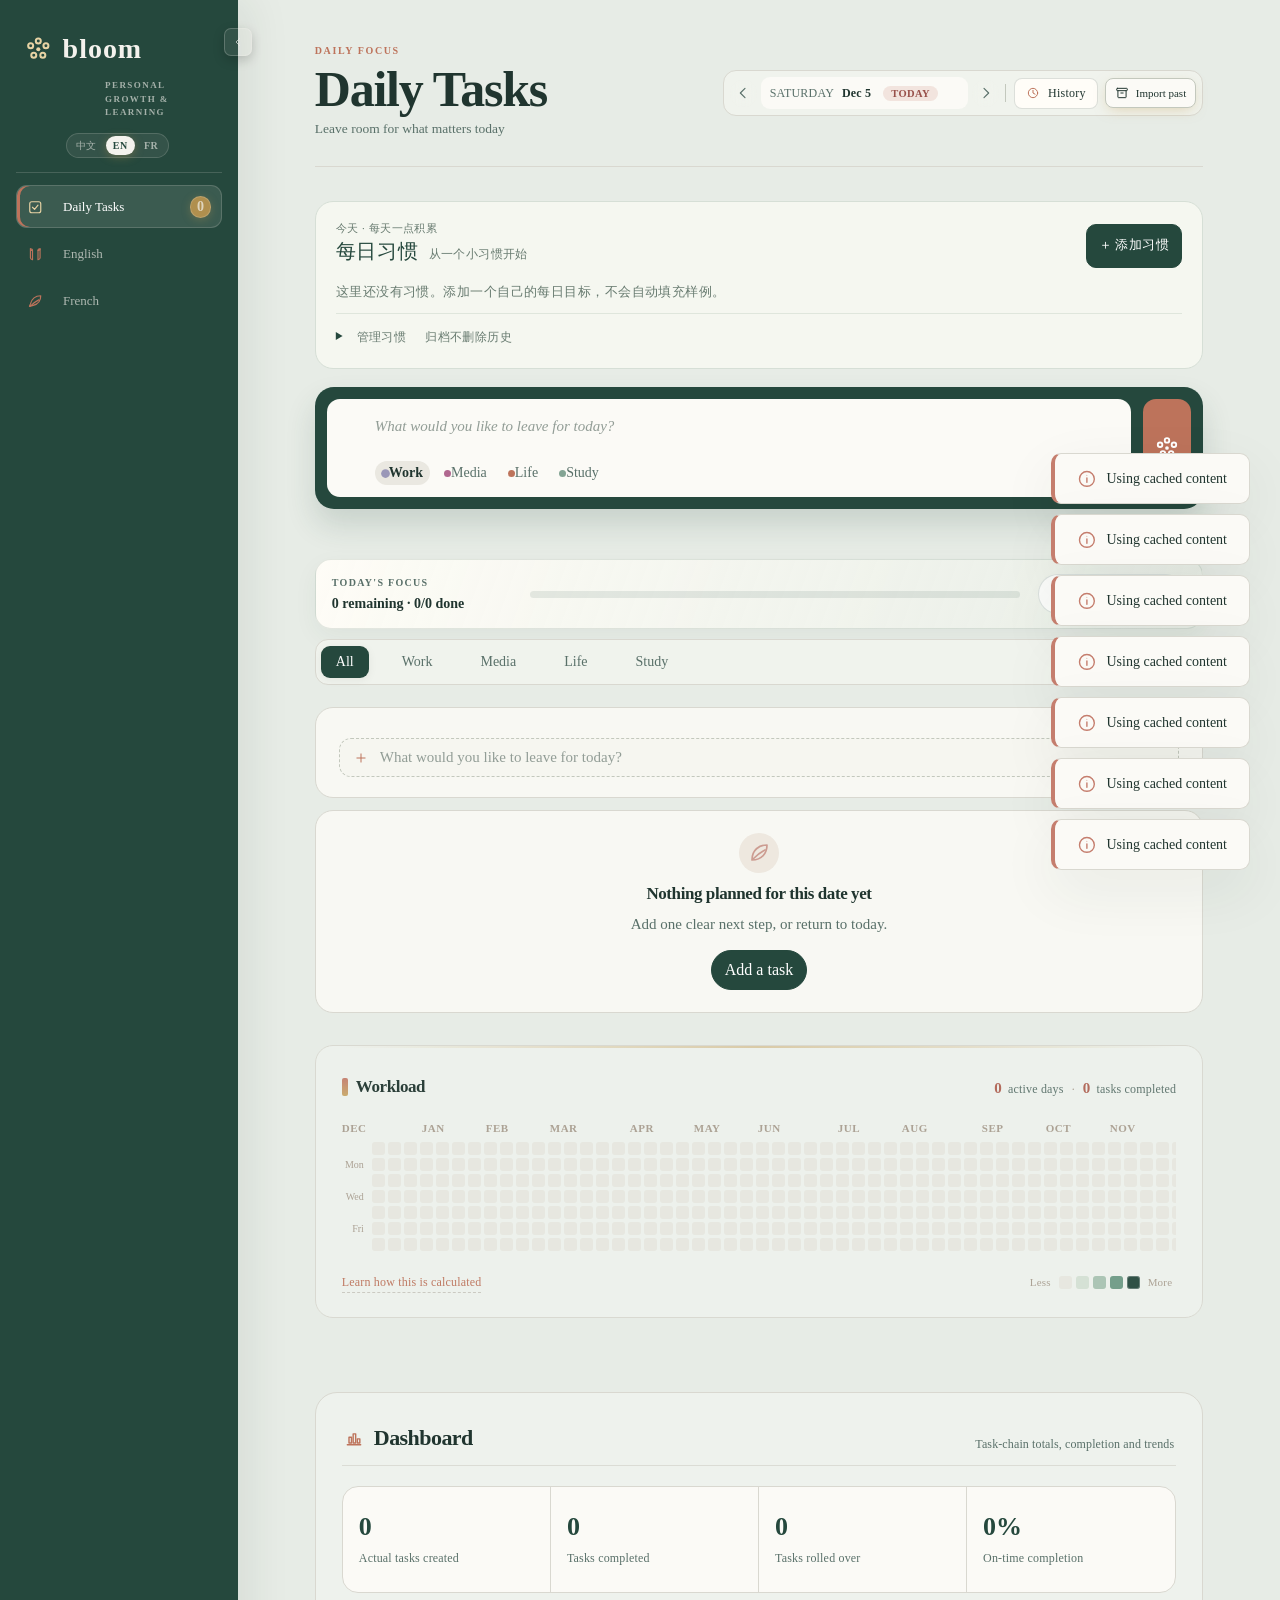
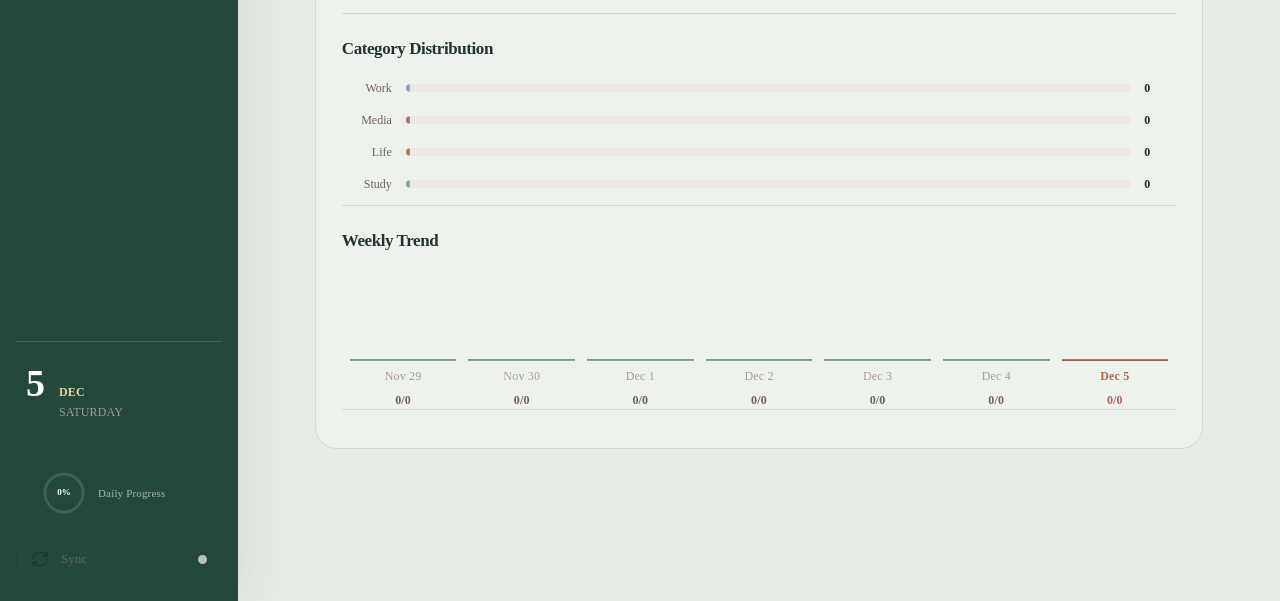
<file: index.html>
<!DOCTYPE html>
<html lang="en">
<head>
  <meta charset="UTF-8">
  <meta name="viewport" content="width=device-width, initial-scale=1.0, viewport-fit=cover">
  <title>Bloom · Personal Growth & Learning</title>
  <link rel="stylesheet" href="css/style.css?v=1.37">
  <link rel="stylesheet" href="css/bloom-botanical.css?v=1.37">
  <link rel="stylesheet" href="css/animations.css?v=1.37">
  <link rel="stylesheet" href="css/habits-mobile.css?v=1.39.1">
  <link rel="manifest" href="manifest.webmanifest">
  <meta name="theme-color" content="#25483d">
  <meta name="apple-mobile-web-app-capable" content="yes">
  <meta name="mobile-web-app-capable" content="yes">
  <meta name="apple-mobile-web-app-status-bar-style" content="black-translucent">
  <meta name="apple-mobile-web-app-title" content="Bloom">
  <link rel="apple-touch-icon" href="icons/icon-192.png">
</head>
<body>
  <!-- Icon sprite — simple line (简笔画) icons, referenced via <use href="#i-NAME"/> -->
  <svg width="0" height="0" style="position:absolute" aria-hidden="true" focusable="false">
    <defs>
      <symbol id="i-bloom" viewBox="0 0 24 24">
        <circle cx="12" cy="5" r="2.1"/><circle cx="18.4" cy="9" r="2.1"/><circle cx="15.8" cy="17" r="2.1"/>
        <circle cx="8.2" cy="17" r="2.1"/><circle cx="5.6" cy="9" r="2.1"/>
        <circle cx="12" cy="12" r="1.7" fill="currentColor" stroke="none"/>
      </symbol>
      <symbol id="i-check-square" viewBox="0 0 24 24">
        <rect x="4" y="4" width="16" height="16" rx="3"/><path d="M8 12l3 3 5-6"/>
      </symbol>
      <symbol id="i-book" viewBox="0 0 24 24">
        <path d="M5 4c1.7 0 3 1 3 2.5V20c-1.7-.5-3-1.3-3-2.5V4z"/>
        <path d="M19 4c-1.7 0-3 1-3 2.5V20c1.7-.5 3-1.3 3-2.5V4z"/>
        <path d="M5 4c0 1.5 1.3 2.5 3 2.5M19 4c0 1.5-1.3 2.5-3 2.5"/>
      </symbol>
      <symbol id="i-feather" viewBox="0 0 24 24">
        <path d="M20 4C13 4 7 8 5 16l-1.4 3.4L9 18C17 16 20 11 20 4z"/>
        <path d="M5 19C9 15 13 12 17 10"/>
      </symbol>
      <symbol id="i-chevron-left" viewBox="0 0 24 24"><path d="M15 5l-7 7 7 7"/></symbol>
      <symbol id="i-chevron-right" viewBox="0 0 24 24"><path d="M9 5l7 7-7 7"/></symbol>
      <symbol id="i-archive" viewBox="0 0 24 24">
        <rect x="3" y="4" width="18" height="4" rx="1"/><path d="M5 8v11a1 1 0 0 0 1 1h12a1 1 0 0 0 1-1V8"/><path d="M10 12h4"/>
      </symbol>
      <symbol id="i-upload" viewBox="0 0 24 24"><path d="M12 16V4M7 9l5-5 5 5M5 20h14"/></symbol>
      <symbol id="i-chart" viewBox="0 0 24 24">
        <path d="M4 20h16"/><rect x="6" y="11" width="3" height="7"/><rect x="11" y="7" width="3" height="11"/><rect x="16" y="13" width="3" height="5"/>
      </symbol>
      <symbol id="i-clock" viewBox="0 0 24 24">
        <circle cx="12" cy="12" r="8"/><path d="M12 7.5V12l3.5 2"/>
      </symbol>
      <symbol id="i-leaf" viewBox="0 0 24 24">
        <path d="M5 19C5 9 12 4 20 4c0 8-5 15-15 15z"/><path d="M6 18C10 14 14 11 18 9"/>
      </symbol>
      <symbol id="i-search" viewBox="0 0 24 24">
        <circle cx="11" cy="11" r="7"/><path d="M21 21l-4.3-4.3"/>
      </symbol>
      <symbol id="i-flame" viewBox="0 0 24 24">
        <path d="M12 3c2 3 4 5 4 8a4 4 0 0 1-8 0c0-1.5.7-2.5 1.5-3.5 0 1.6.8 2.5 1.5 2.5C10 11 11 7 12 3z"/>
      </symbol>
      <symbol id="i-check-circle" viewBox="0 0 24 24">
        <circle cx="12" cy="12" r="8"/><path d="M8 12l3 3 5-6"/>
      </symbol>
      <symbol id="i-clipboard" viewBox="0 0 24 24">
        <rect x="6" y="4" width="12" height="17" rx="2"/><path d="M9 4V3a1 1 0 0 1 1-1h4a1 1 0 0 1 1 1v1"/><path d="M9 11h6M9 15h6"/>
      </symbol>
      <symbol id="i-trophy" viewBox="0 0 24 24">
        <path d="M8 4h8v4a4 4 0 0 1-8 0V4z"/><path d="M5 5H3v2a3 3 0 0 0 3 3M19 5h2v2a3 3 0 0 1-3 3"/><path d="M12 12v4M9 20h6M10 16h4v4h-4z"/>
      </symbol>
      <symbol id="i-newspaper" viewBox="0 0 24 24">
        <rect x="3" y="5" width="18" height="15" rx="2"/><path d="M7 9h6M7 13h10M7 17h10M15 9h2"/>
      </symbol>
      <symbol id="i-library" viewBox="0 0 24 24">
        <path d="M5 4h4v16H5z"/><path d="M11 4h4v16h-4z"/><path d="M17 4h4v16h-4z"/>
      </symbol>
      <symbol id="i-book-open" viewBox="0 0 24 24">
        <path d="M12 6c-2-1.4-4.5-1.8-7-1.4V19c2.5-.4 5 .1 7 1.4M12 6c2-1.4 4.5-1.8 7-1.4V19c-2.5-.4-5 .1-7 1.4"/>
        <path d="M12 6v14"/>
      </symbol>
      <symbol id="i-headphones" viewBox="0 0 24 24">
        <path d="M4 14v-2a8 8 0 0 1 16 0v2"/><rect x="3" y="13" width="4" height="7" rx="1.6"/><rect x="17" y="13" width="4" height="7" rx="1.6"/>
      </symbol>
      <symbol id="i-mic" viewBox="0 0 24 24">
        <rect x="9" y="3" width="6" height="11" rx="3"/><path d="M5 11a7 7 0 0 0 14 0"/><path d="M12 18v3"/>
      </symbol>
      <symbol id="i-sparkles" viewBox="0 0 24 24">
        <path d="M12 3l1.5 4.5L18 9l-4.5 1.5L12 15l-1.5-4.5L6 9l4.5-1.5z"/>
        <path d="M18 14l.8 2.2L21 17l-2.2.8L18 20l-.8-2.2L15 17l2.2-.8z"/>
      </symbol>
      <symbol id="i-sparkle" viewBox="0 0 24 24">
        <path d="M12 4l1.6 6.4L20 12l-6.4 1.6L12 20l-1.6-6.4L4 12l6.4-1.6z"/>
      </symbol>
      <symbol id="i-volume" viewBox="0 0 24 24">
        <path d="M4 9v6h4l5 4V5L8 9H4z"/><path d="M16 9a4 4 0 0 1 0 6M18.5 7a7 7 0 0 1 0 10"/>
      </symbol>
      <symbol id="i-pencil" viewBox="0 0 24 24">
        <path d="M4 20l4-1L19 8l-3-3L5 16l-1 4z"/><path d="M14 6l3 3"/>
      </symbol>
      <symbol id="i-check" viewBox="0 0 24 24"><path d="M5 12l5 5 9-11"/></symbol>
      <symbol id="i-refresh" viewBox="0 0 24 24">
        <path d="M3 12a9 9 0 0 1 15-6.7L21 8"/><path d="M21 3v5h-5"/>
        <path d="M21 12a9 9 0 0 1-15 6.7L3 16"/><path d="M3 21v-5h5"/>
      </symbol>
      <symbol id="i-cards" viewBox="0 0 24 24">
        <rect x="4" y="7" width="11" height="14" rx="2" transform="rotate(-8 9.5 14)"/>
        <rect x="9" y="4" width="11" height="14" rx="2"/>
      </symbol>
      <symbol id="i-ruler" viewBox="0 0 24 24">
        <g transform="rotate(-14 12 12)"><rect x="3" y="8" width="18" height="8" rx="1"/>
        <path d="M7 8v3M11 8v4M15 8v3M19 8v4"/></g>
      </symbol>
      <symbol id="i-play" viewBox="0 0 24 24"><path d="M8 5l11 7-11 7z"/></symbol>
      <symbol id="i-pause" viewBox="0 0 24 24">
        <rect x="7" y="5" width="3.4" height="14" rx="1.2"/><rect x="13.6" y="5" width="3.4" height="14" rx="1.2"/>
      </symbol>
      <symbol id="i-undo" viewBox="0 0 24 24">
        <path d="M9 7L4 12l5 5"/><path d="M4 12h11a5 5 0 0 1 0 10h-3"/>
      </symbol>
      <symbol id="i-bulb" viewBox="0 0 24 24">
        <path d="M9 18h6M10 21h4"/>
        <path d="M12 3a6 6 0 0 0-4 10c.8.8 1 1.6 1 3h6c0-1.4.2-2.2 1-3a6 6 0 0 0-4-10z"/>
      </symbol>
      <symbol id="i-info" viewBox="0 0 24 24">
        <circle cx="12" cy="12" r="9"/><path d="M12 11v5"/><circle cx="12" cy="7.7" r="0.6" fill="currentColor" stroke="none"/>
      </symbol>
      <symbol id="i-warn" viewBox="0 0 24 24">
        <path d="M12 3l9 16H3z"/><path d="M12 10v4"/>
        <circle cx="12" cy="16.4" r="0.7" fill="currentColor" stroke="none"/>
      </symbol>
      <symbol id="i-close" viewBox="0 0 24 24"><path d="M6 6l12 12M18 6L6 18"/></symbol>
      <symbol id="i-menu" viewBox="0 0 24 24"><path d="M4 7h16M4 12h16M4 17h16"/></symbol>
      <symbol id="i-plus" viewBox="0 0 24 24"><path d="M12 5v14M5 12h14"/></symbol>
      <symbol id="i-subtask" viewBox="0 0 24 24"><path d="M9 6h11M9 12h11M9 18h11"/><circle cx="4.5" cy="6" r="1.4"/><circle cx="4.5" cy="12" r="1.4"/><circle cx="4.5" cy="18" r="1.4"/></symbol>
    </defs>
  </svg>

  <!-- Dynamic background -->
  <div class="bg-orbs">
    <div class="orb orb-1"></div>
    <div class="orb orb-2"></div>
    <div class="orb orb-3"></div>
  </div>

  <!-- Mobile menu trigger (outside sidebar so it stays reachable when drawer is hidden) -->
  <button class="mobile-menu-btn" id="mobile-menu-btn" aria-label="Open menu" title="菜单">
    <svg class="ico" aria-hidden="true"><use href="#i-menu"/></svg>
  </button>

  <!-- Sidebar navigation -->
  <nav class="sidebar" id="sidebar">
    <button class="sidebar-toggle" id="sidebar-toggle" aria-label="Toggle sidebar" title="Toggle">
      <svg class="ico" aria-hidden="true"><use href="#i-chevron-left"/></svg>
    </button>
    <div class="sidebar-header">
      <div class="logo">
        <span class="logo-icon">✿</span>
        <span class="logo-text">Bloom</span>
      </div>
      <p class="logo-subtitle" data-i18n="brand.subtitle">Personal Growth & Learning</p>
      <div class="lang-switch" id="lang-switch">
        <button class="lang-btn" data-lang="zh">中文</button>
        <button class="lang-btn" data-lang="en">EN</button>
        <button class="lang-btn" data-lang="fr">FR</button>
      </div>
    </div>

    <div class="nav-items">
      <button class="nav-item active" data-module="todolist">
        <span class="nav-icon">☑</span>
        <span class="nav-label" data-i18n="nav.dailyTasks">Daily Tasks</span>
        <span class="nav-badge" id="nav-todo-count">0</span>
      </button>
      <button class="nav-item" data-module="english">
        <span class="nav-icon">🇬🇧</span>
        <span class="nav-label" data-i18n="nav.english">English</span>
      </button>
      <button class="nav-item" data-module="french">
        <span class="nav-icon">🇫🇷</span>
        <span class="nav-label" data-i18n="nav.french">French</span>
      </button>
    </div>

    <div class="sidebar-footer">
      <div class="date-card">
        <div class="date-day" id="date-day">--</div>
        <div class="date-info">
          <span id="date-month">----</span>
          <span id="date-weekday">----</span>
        </div>
      </div>
      <div class="daily-progress">
        <div class="progress-ring-mini">
          <svg viewBox="0 0 60 60">
            <circle class="ring-bg" cx="30" cy="30" r="26"></circle>
            <circle class="ring-fill" cx="30" cy="30" r="26" id="daily-ring"></circle>
          </svg>
          <span class="ring-text" id="daily-progress-text">0%</span>
        </div>
        <span class="progress-label" data-i18n="progress.daily">Daily Progress</span>
      </div>
    </div>

    <button class="sidebar-sync" id="open-sync-modal" type="button" aria-label="Sync settings">
      <svg class="ico" aria-hidden="true"><use href="#i-refresh"/></svg>
      <span class="sidebar-sync-label" data-i18n="sync.open">Sync</span>
      <span class="sync-dot" id="sync-dot"></span>
    </button>
  </nav>

  <!-- Backdrop for the mobile sidebar drawer -->
  <div class="sidebar-backdrop" id="sidebar-backdrop"></div>

  <!-- Main content -->
  <main class="main-content">
    <!-- ============ Todolist Module ============ -->
    <section class="module active" id="module-todolist">
      <div class="module-header module-header--compact">
        <div class="module-head-left">
          <span class="module-kicker" data-i18n="kicker.todolist">Daily Focus</span>
          <h1 class="module-title" data-i18n="nav.dailyTasks">Daily Tasks</h1>
          <p class="module-subtitle" data-i18n="todo.subtitle">Shape each day into the one you want</p>
        </div>
        <div class="module-head-right">
          <div class="date-navigator">
            <button class="date-nav-btn" id="date-prev" aria-label="previous day" data-i18n-title="dn.prevDay" title="Previous day">
              <svg class="ico" aria-hidden="true"><use href="#i-chevron-left"/></svg>
            </button>
            <button class="date-chip" id="date-chip">
              <span class="date-chip-weekday" id="date-chip-weekday">--</span>
              <span class="date-chip-day" id="date-chip-day">--</span>
              <span class="date-chip-badge" id="date-chip-badge" hidden></span>
              <svg class="ico date-chip-caret" aria-hidden="true"><use href="#i-chevron-down"/></svg>
            </button>
            <button class="date-nav-btn" id="date-next" aria-label="next day" data-i18n-title="dn.nextDay" title="Next day">
              <svg class="ico" aria-hidden="true"><use href="#i-chevron-right"/></svg>
            </button>
            <button class="date-today-btn" id="date-today" data-i18n="dn.todayBtn">Today</button>
            <span class="date-nav-sep"></span>
            <button class="todo-history-btn" id="todo-history-btn" data-i18n-title="todo.historyBtn" aria-label="View history">
              <svg class="ico" aria-hidden="true"><use href="#i-clock"/></svg>
              <span data-i18n="todo.historyBtn">History</span>
            </button>
            <button class="import-btn" id="open-import-modal" data-i18n-title="dn.importBtn" title="Import past">
              <svg class="ico" aria-hidden="true"><use href="#i-archive"/></svg>
              <span data-i18n="dn.importBtn">Import past</span>
            </button>
            <div class="calendar-popover" id="calendar-popover" hidden></div>
          </div>
        </div>
      </div>

      <section id="daily-habits" class="habits-card" aria-labelledby="habit-heading">
        <header class="habits-header">
          <div><span id="habit-date-label" class="habit-eyebrow">今天 · 每天一点积累</span><h2 id="habit-heading">每日习惯 <span id="habit-progress"></span></h2></div>
          <button id="habit-add" class="habit-add" type="button">＋ 添加习惯</button>
        </header>
        <p id="habits-message" class="habit-error" role="status"></p>
        <div id="habit-list"></div>
        <details class="habit-manager"><summary>管理习惯 <span>归档不删除历史</span></summary><div id="habit-manager-list"></div></details>
      </section>

      <!-- ===== Section: Daily Tasks ===== -->
      <div class="todo-section" id="section-daily">


<div class="todo-add-bar--hero">
  <div class="todo-input-wrap">
    <input type="text" id="todo-input" placeholder="What needs doing today?" maxlength="100" data-i18n-ph="todo.placeholder">
    <div class="todo-category-picker">
      <button class="cat-btn active" data-cat="work"><span class="cat-dot work"></span><span data-i18n="cat.work">Work</span></button>
      <button class="cat-btn" data-cat="media"><span class="cat-dot media"></span><span data-i18n="cat.media">Media</span></button>
      <button class="cat-btn" data-cat="life"><span class="cat-dot life"></span><span data-i18n="cat.life">Life</span></button>
      <button class="cat-btn" data-cat="study"><span class="cat-dot study"></span><span data-i18n="cat.study">Study</span></button>
    </div>
  </div>
  <button class="todo-add-btn" id="todo-add-btn" data-i18n-title="todo.toastEmpty">
    <svg class="ico" aria-hidden="true"><use href="#i-bloom"/></svg>
  </button>
</div>

        <!-- Rollover banner -->
        <div class="rollover-banner" id="rollover-banner" style="display:none;">
          <span class="rollover-icon"><svg class="ico" aria-hidden="true"><use href="#i-clock"/></svg></span>
          <span class="rollover-text" id="rollover-text"></span>
        </div>

        <!-- Work-load heatmap (visually ordered after the task list in v1.30) -->
        <div class="heatmap-card">
          <div class="heatmap-header">
            <h3 class="heatmap-title" data-i18n="heatmap.title">Workload</h3>
            <div class="heatmap-summary">
              <span class="hs-num" id="heatmap-active-days">0</span>
              <span class="hs-lbl" data-i18n="heatmap.activeDays">active days</span>
              <span class="hs-sep">·</span>
              <span class="hs-num" id="heatmap-total-tasks">0</span>
              <span class="hs-lbl" data-i18n="heatmap.doneTotal">tasks completed</span>
            </div>
          </div>
          <div class="heatmap-shell">
            <div class="heatmap-months" id="heatmap-months"></div>
            <div class="heatmap-body">
              <div class="heatmap-weekdays" aria-hidden="true">
                <span></span><span>Mon</span><span></span><span>Wed</span><span></span><span>Fri</span><span></span>
              </div>
              <div class="heatmap-grid" id="heatmap-grid"></div>
            </div>
          </div>
          <div class="heatmap-legend">
            <a class="heatmap-learn" href="javascript:void(0)" data-i18n="heatmap.learnMore">Learn how this is calculated</a>
            <div class="heatmap-scale" aria-hidden="true">
              <span class="heatmap-scale-label" data-i18n="heatmap.less">Less</span>
              <span class="heatmap-cell h0"></span>
              <span class="heatmap-cell h1"></span>
              <span class="heatmap-cell h2"></span>
              <span class="heatmap-cell h3"></span>
              <span class="heatmap-cell h4"></span>
              <span class="heatmap-scale-label" data-i18n="heatmap.more">More</span>
            </div>
          </div>
        </div>

        <!-- Daily focus summary (display-only; does not write task data) -->
        <div class="focus-summary" id="focus-summary">
          <div class="focus-summary-copy">
            <span class="focus-summary-kicker" data-i18n="todo.listTitle">Today's focus</span>
            <strong class="focus-summary-value" id="focus-summary-value">0 remaining · 0/0 done</strong>
          </div>
          <div class="focus-summary-progress" aria-hidden="true">
            <span id="focus-summary-progress"></span>
          </div>
          <button class="focus-summary-toggle" id="todo-hide-completed" type="button" aria-pressed="false">
            <svg class="ico" aria-hidden="true"><use href="#i-check-circle"/></svg>
            <span data-i18n="todo.hideCompleted">Hide completed</span>
          </button>
        </div>

        <!-- Filter pills (kept inline, compact) -->
        <div class="todo-tabs">
          <button class="todo-tab active" data-filter="all" data-i18n="archive.all">All</button>
          <button class="todo-tab" data-filter="work" data-i18n="cat.work">Work</button>
          <button class="todo-tab" data-filter="media" data-i18n="cat.media">Media</button>
          <button class="todo-tab" data-filter="life" data-i18n="cat.life">Life</button>
          <button class="todo-tab" data-filter="study" data-i18n="cat.study">Study</button>
          <button class="todo-tab-add" id="todo-tabs-add" type="button" title="Add task" aria-label="Add task">
            <svg class="ico" aria-hidden="true"><use href="#i-plus"/></svg>
          </button>
        </div>

        <!-- Grouped task list (multiple dates visible) -->
        <div class="todo-grouped" id="todo-grouped"></div>

        <!-- Empty state (shown only when zero groups) -->
        <div class="empty-state" id="todo-empty">
          <div class="empty-icon">🌸</div>
          <p class="empty-title" data-i18n="todo.emptyTitle">Your day is a blank canvas</p>
          <p class="empty-hint" data-i18n="todo.emptyHint">Add your first task and make it count</p>
          <div class="empty-actions">
            <button class="empty-action-primary" id="todo-empty-primary" type="button"></button>
            <button class="empty-action-secondary" id="todo-empty-secondary" type="button" hidden></button>
          </div>
        </div>
      </div>

      <!-- ===== Section: Archive ===== -->
      <!-- Archive moved to a modal (v1.8); triggered by the history button in the daily header -->

      <!-- ===== Section: Dashboard ===== -->
      <div class="todo-section" id="section-dashboard">
        <div class="section-heading">
          <h2 class="section-title">
            <svg class="ico" aria-hidden="true"><use href="#i-chart"/></svg>
            <span data-i18n="todo.section.dashboard">Dashboard</span>
          </h2>
          <p class="section-hint" data-i18n="todo.section.dashboardHint">Task-chain totals, completion and trends</p>
        </div>
        <div class="dashboard-grid">
          <div class="dash-card created-card">
            <div class="dash-card-icon"><svg class="ico" aria-hidden="true"><use href="#i-flame"/></svg></div>
            <div class="dash-card-body">
              <span class="dash-card-value" id="dash-created">0</span>
              <span class="dash-card-label" data-i18n="dash.created">Actual tasks created</span>
            </div>
          </div>
          <div class="dash-card completed-card">
            <div class="dash-card-icon"><svg class="ico" aria-hidden="true"><use href="#i-check-circle"/></svg></div>
            <div class="dash-card-body">
              <span class="dash-card-value" id="dash-completed">0</span>
              <span class="dash-card-label" data-i18n="dash.completed">Tasks completed</span>
            </div>
          </div>
          <div class="dash-card rollover-card">
            <div class="dash-card-icon"><svg class="ico" aria-hidden="true"><use href="#i-clipboard"/></svg></div>
            <div class="dash-card-body">
              <span class="dash-card-value" id="dash-rollovers">0</span>
              <span class="dash-card-label" data-i18n="dash.rollovers">Tasks rolled over</span>
            </div>
          </div>
          <div class="dash-card ontime-card">
            <div class="dash-card-icon"><svg class="ico" aria-hidden="true"><use href="#i-trophy"/></svg></div>
            <div class="dash-card-body">
              <span class="dash-card-value" id="dash-ontime">0%</span>
              <span class="dash-card-label" data-i18n="dash.ontime">On-time completion</span>
            </div>
          </div>
        </div>

        <!-- Category Distribution Bar Chart -->
        <div class="dash-section">
          <h3 class="dash-section-title" data-i18n="dash.catDist">Category Distribution</h3>
          <div class="dash-bar-chart" id="dash-bar-chart">
            <div class="bar-row" data-cat="work">
              <span class="bar-label" data-i18n="cat.work">Work</span>
              <div class="bar-track"><div class="bar-fill work" id="bar-work"></div></div>
              <span class="bar-val" id="bar-val-work">0</span>
            </div>
            <div class="bar-row" data-cat="media">
              <span class="bar-label" data-i18n="cat.media">Media</span>
              <div class="bar-track"><div class="bar-fill media" id="bar-media"></div></div>
              <span class="bar-val" id="bar-val-media">0</span>
            </div>
            <div class="bar-row" data-cat="life">
              <span class="bar-label" data-i18n="cat.life">Life</span>
              <div class="bar-track"><div class="bar-fill life" id="bar-life"></div></div>
              <span class="bar-val" id="bar-val-life">0</span>
            </div>
            <div class="bar-row" data-cat="study">
              <span class="bar-label" data-i18n="cat.study">Study</span>
              <div class="bar-track"><div class="bar-fill study" id="bar-study"></div></div>
              <span class="bar-val" id="bar-val-study">0</span>
            </div>
          </div>
        </div>

        <!-- Weekly Trend -->
        <div class="dash-section">
          <h3 class="dash-section-title" data-i18n="dash.weeklyTrend">Weekly Trend</h3>
          <div class="dash-trend" id="dash-trend">
            <!-- dynamically rendered: 7-day bar mini-chart -->
          </div>
        </div>
      </div>
      <!-- /.section-dashboard -->
    </section>

    <!-- ============ English Learning Module ============ --><!-- ============ English Learning Module ============ -->
    <section class="module" id="module-english">
      <div class="module-header">
        <div>
          <span class="module-kicker" data-i18n="kicker.english">Fluency Builder</span>
          <h1 class="module-title" data-i18n="eng.title">English Learning</h1>
          <p class="module-subtitle" data-i18n="eng.subtitle">Daily practice for real progress</p>
        </div>
      </div>

      <!-- English sub-nav -->
      <div class="sub-nav eng-sub-nav">
        <button class="sub-nav-item active" data-eng-tab="news" data-i18n="eng.tab.news">📰 Daily News</button>
        <button class="sub-nav-item" data-eng-tab="archive" data-i18n="eng.tab.archive">📚 Archive</button>
        <button class="sub-nav-item" data-eng-tab="vocablib" data-i18n="eng.tab.vocablib">📖 Vocab Library</button>
        <button class="sub-nav-item" data-eng-tab="listening" data-i18n="eng.tab.listening">🎧 Listening</button>
        <button class="sub-nav-item" data-eng-tab="speaking" data-i18n="eng.tab.speaking">🗣️ Speaking</button>
        <button class="sub-nav-item" data-eng-tab="expression" data-i18n="eng.tab.expression">✨ Expression</button>
      </div>

      <!-- ===== Daily News ===== -->
      <div class="eng-panel active" id="eng-news">
        <div class="article-card">
          <div class="article-meta">
            <div class="meta-left">
              <span class="article-tag" id="eng-news-source">The Economist</span>
              <span class="article-date" id="eng-news-date">July 22, 2026</span>
              <span class="article-wordcount" id="eng-news-wordcount" style="display:none;"></span>
            </div>
            <div class="meta-actions">
              <button class="read-aloud-btn" data-target="eng-news-body" data-i18n="eng.readAloud">
                <span>🔊</span> Read Aloud
              </button>
            </div>
          </div>
          <h2 class="article-title" id="eng-news-title"></h2>
          <div class="article-body" id="eng-news-body"></div>

          <!-- Key Vocabulary -->
          <div class="article-vocab" id="eng-news-vocab">
            <h3 class="vocab-title">📖 Key Vocabulary <span class="vocab-auto-badge" data-i18n="eng.autoMarked">auto-marked</span></h3>
            <div class="vocab-list" id="eng-news-vocab-list"></div>
          </div>

          <!-- User-added vocabulary -->
          <div class="article-vocab user-vocab" id="eng-user-vocab" style="display:none;">
            <h3 class="vocab-title" data-i18n="eng.userVocabTitle">✏️ Your Marked Vocabulary</h3>
            <div class="vocab-list" id="eng-user-vocab-list"></div>
          </div>

          <!-- Completion bar -->
          <div class="article-complete-bar" id="eng-news-complete-bar">
            <p class="complete-status" data-i18n="eng.completeStatus">Read the article, then mark it as complete to archive.</p>
            <button class="complete-btn" id="eng-news-complete-btn" data-i18n="eng.markRead">
              <span>✓</span> Mark as Read
            </button>
          </div>
        </div>

        <!-- Word popup for manual marking -->
        <div class="word-popup" id="word-popup" style="display:none;">
          <span class="word-popup-text" id="word-popup-text"></span>
          <button class="word-popup-btn" id="word-popup-add" data-i18n="eng.addToVocab">+ Add to Vocab</button>
        </div>
      </div>

      <!-- ===== Article Archive ===== -->
      <div class="eng-panel" id="eng-archive">
        <div class="archive-filters">
          <div class="archive-search-wrap">
            <input type="text" id="eng-archive-search" placeholder="Search archived articles..." maxlength="60" data-i18n-ph="eng.newsEmptyHint">
            <span class="search-icon">🔍</span>
          </div>
        </div>
        <div class="eng-archive-list" id="eng-archive-list">
          <!-- dynamically rendered -->
        </div>
        <div class="empty-state" id="eng-archive-empty">
          <div class="empty-icon">📚</div>
          <p class="empty-title" data-i18n="eng.newsEmptyTitle">No news articles studied yet</p>
          <p class="empty-hint" data-i18n="eng.newsEmptyHint">Read today's news to start building your archive</p>
        </div>
      </div>

      <!-- ===== Vocab Library ===== -->
      <div class="eng-panel" id="eng-vocablib">
        <div class="vocablib-header">
          <div class="archive-search-wrap">
            <input type="text" id="vocablib-search" placeholder="Search vocabulary..." maxlength="60" data-i18n-ph="eng.vocablibSearch">
            <span class="search-icon">🔍</span>
          </div>
          <div class="vocablib-stats">
            <span class="vocablib-count"><span data-i18n="eng.vocablibTotal">Total:</span> <strong id="vocablib-total">0</strong></span>
            <span class="vocablib-mastered"><span data-i18n="eng.vocablibMastered">Mastered:</span> <strong id="vocablib-mastered">0</strong></span>
          </div>
        </div>
        <div class="vocablib-grid" id="vocablib-grid">
          <!-- dynamically rendered -->
        </div>
        <div class="empty-state" id="vocablib-empty">
          <div class="empty-icon">📖</div>
          <p class="empty-title" data-i18n="eng.vocablibEmptyTitle">Your vocab library is empty</p>
          <p class="empty-hint" data-i18n="eng.vocablibEmptyHint">Words you mark in news articles will appear here</p>
        </div>
      </div>

      <!-- ===== Listening ===== -->
      <div class="eng-panel" id="eng-listening">
        <div class="panel-sub-bar">
          <span class="panel-sub-title" id="eng-listen-date-label" data-i18n="eng.listenDateLabel">Today's Practice</span>
          <button class="panel-history-btn" data-panel="listen" id="eng-listen-history-btn" data-i18n="eng.historyLabel">📦 History</button>
        </div>
        <div class="panel-daily" id="eng-listen-daily">
          <div class="listening-card">
            <div class="article-meta">
              <span class="article-tag" id="eng-listen-tag" data-i18n="eng.listenTag">Listening</span>
              <span class="article-date" id="eng-listen-daily-tag" data-i18n="eng.dailyListening">Daily Listening</span>
            </div>
            <h2 class="article-title" id="eng-listen-title"></h2>
            <div class="listening-controls">
              <button class="play-btn" id="eng-play-btn">
                <span class="play-icon">▶</span>
              </button>
              <div class="speed-control">
                <button class="speed-btn" data-speed="0.75">0.75x</button>
                <button class="speed-btn active" data-speed="1">1x</button>
                <button class="speed-btn" data-speed="1.25">1.25x</button>
              </div>
            </div>
            <div class="transcript" id="eng-listen-transcript"></div>
          </div>
        </div>
        <div class="panel-archive" id="eng-listen-archive" style="display:none;">
          <div class="archive-filters">
            <div class="archive-search-wrap">
              <input type="text" id="eng-listen-archive-search" placeholder="Search listening sessions..." maxlength="60">
              <span class="search-icon">🔍</span>
            </div>
          </div>
          <div class="eng-archive-list" id="eng-listen-archive-list"></div>
          <div class="empty-state" id="eng-listen-archive-empty">
            <div class="empty-icon">🎧</div>
            <p class="empty-title" data-i18n="eng.listenEmptyTitle">No listening practice archived yet</p>
            <p class="empty-hint" data-i18n="eng.listenEmptyHint">Complete today's listening to start your archive</p>
          </div>
        </div>
      </div>

      <!-- ===== Speaking ===== -->
      <div class="eng-panel" id="eng-speaking">
        <div class="panel-sub-bar">
          <span class="panel-sub-title" id="eng-speak-date-label" data-i18n="eng.speakDateLabel">Today's Challenge</span>
          <button class="panel-history-btn" data-panel="speak" id="eng-speak-history-btn" data-i18n="eng.historyLabel">📦 History</button>
        </div>
        <div class="panel-daily" id="eng-speak-daily">
          <div class="speaking-card">
            <div class="article-meta">
              <span class="article-tag" id="eng-speak-tag" data-i18n="eng.speakingTag">Speaking</span>
              <span class="article-date" id="eng-speak-daily-tag" data-i18n="eng.dailySpeaking">Daily Speaking</span>
            </div>
            <h2 class="article-title" data-i18n="eng.speakDateLabel">Today's Speaking Challenge</h2>
            <div class="speaking-prompt" id="eng-speak-prompt"></div>
            <div class="speaking-sentence" id="eng-speak-sentence"></div>
            <div class="speaking-actions">
              <button class="speak-btn" id="eng-speak-play" data-i18n="eng.listenBtn">
                <span>🔊</span> Listen
              </button>
              <button class="speak-btn record" id="eng-speak-record">
                <span>🎤</span> <span class="record-text" data-i18n="eng.record">Record</span>
              </button>
            </div>
            <div class="speaking-tips" id="eng-speak-tips"></div>
          </div>
        </div>
        <div class="panel-archive" id="eng-speak-archive" style="display:none;">
          <div class="archive-filters">
            <div class="archive-search-wrap">
              <input type="text" id="eng-speak-archive-search" placeholder="Search speaking sessions..." maxlength="60">
              <span class="search-icon">🔍</span>
            </div>
          </div>
          <div class="eng-archive-list" id="eng-speak-archive-list"></div>
          <div class="empty-state" id="eng-speak-archive-empty">
            <div class="empty-icon">🗣️</div>
            <p class="empty-title" data-i18n="eng.speakEmptyTitle">No speaking practice archived yet</p>
            <p class="empty-hint" data-i18n="eng.speakEmptyHint">Practice today's speaking to start your archive</p>
          </div>
        </div>
      </div>

      <!-- ===== Advanced Expression ===== -->
      <div class="eng-panel" id="eng-expression">
        <div class="panel-sub-bar">
          <span class="panel-sub-title" id="eng-expr-date-label" data-i18n="eng.exprDateLabel">Today's Expression</span>
          <button class="panel-history-btn" data-panel="expr" id="eng-expr-history-btn" data-i18n="eng.historyLabel">📦 History</button>
        </div>
        <div class="panel-daily" id="eng-expr-daily">
          <div class="expression-card">
            <div class="article-meta">
              <span class="article-tag" id="eng-expr-tag" data-i18n="eng.advancedExpr">Advanced Expression</span>
              <span class="article-date" id="eng-expr-daily-tag" data-i18n="eng.dailyExpression">Daily Expression</span>
            </div>
            <div class="expression-word" id="eng-expr-word"></div>
            <div class="expression-pronunciation" id="eng-expr-pron"></div>
            <div class="expression-meaning" id="eng-expr-meaning"></div>
            <div class="expression-example" id="eng-expr-example"></div>
            <div class="expression-usage" id="eng-expr-usage"></div>
            <div class="expression-actions">
              <button class="expr-btn" id="eng-expr-speak" data-i18n="fr.pronounceBtn">
                <span>🔊</span> Pronounce
              </button>
            </div>
          </div>
        </div>
        <div class="panel-archive" id="eng-expr-archive" style="display:none;">
          <div class="archive-filters">
            <div class="archive-search-wrap">
              <input type="text" id="eng-expr-archive-search" placeholder="Search expressions..." maxlength="60" data-i18n-ph="eng.exprEmptyHint">
              <span class="search-icon">🔍</span>
            </div>
          </div>
          <div class="eng-archive-list" id="eng-expr-archive-list"></div>
          <div class="empty-state" id="eng-expr-archive-empty">
            <div class="empty-icon">✨</div>
            <p class="empty-title" data-i18n="eng.exprEmptyTitle">No expressions archived yet</p>
            <p class="empty-hint" data-i18n="eng.exprEmptyHint">Today's expression will be archived automatically</p>
          </div>
        </div>
      </div>
    </section>

    <!-- ============ French Learning Module ============ -->
    <section class="module" id="module-french">
      <div class="module-header">
        <div>
          <span class="module-kicker" data-i18n="kicker.french">Language Lab</span>
          <h1 class="module-title" data-i18n="fr.title">French Learning</h1>
          <p class="module-subtitle" data-i18n="fr.subtitle">From bonjour to fluency · Bon courage !</p>
        </div>
      </div>

      <!-- French sub-nav -->
      <div class="sub-nav">
        <button class="sub-nav-item active" data-fr-tab="vocab" data-i18n="fr.tab.vocab">🎴 Vocabulary</button>
        <button class="sub-nav-item" data-fr-tab="grammar" data-i18n="fr.tab.grammar">📐 Grammar</button>
        <button class="sub-nav-item" data-fr-tab="reading" data-i18n="fr.tab.reading">📖 Leveled Reading</button>
      </div>

      <!-- Vocabulary Flashcards -->
      <div class="fr-panel active" id="fr-vocab">
        <div class="panel-sub-bar">
          <span class="panel-sub-title" id="fr-vocab-date-label" data-i18n="fr.vocabDateLabel">Today's Words</span>
          <button class="panel-history-btn" data-panel="frvocab" id="fr-vocab-history-btn" data-i18n="fr.historyLabel">📦 History</button>
        </div>
        <div class="panel-daily" id="fr-vocab-daily">
          <div class="flashcard-area">
            <div class="flashcard" id="fr-flashcard">
              <div class="flashcard-inner">
                <div class="flashcard-front">
                  <div class="fc-lang-tag" data-i18n="fr.fcLangFr">Français</div>
                  <div class="fc-word" id="fr-vocab-word"></div>
                  <div class="fc-phonetic" id="fr-vocab-phon"></div>
                  <div class="fc-hint" data-i18n="fr.fcFlipHint">Tap to flip →</div>
                </div>
                <div class="flashcard-back">
                  <div class="fc-lang-tag" data-i18n="fr.fcLangMeaning">Meaning</div>
                  <div class="fc-translation" id="fr-vocab-trans"></div>
                  <div class="fc-example" id="fr-vocab-example"></div>
                  <div class="fc-example-trans" id="fr-vocab-example-trans"></div>
                </div>
              </div>
            </div>
            <div class="flashcard-controls">
              <button class="fc-btn" id="fr-vocab-prev" data-i18n="fr.fcPrev">
                <span>←</span> Prev
              </button>
              <button class="fc-btn flip-btn" id="fr-vocab-flip" data-i18n="fr.fcFlip">
                <span>🔄</span> Flip
              </button>
              <button class="fc-btn known-btn" id="fr-vocab-known" data-i18n="fr.fcKnown">
                <span>✓</span> Known
              </button>
              <button class="fc-btn" id="fr-vocab-next" data-i18n="fr.fcNext">
                Next <span>→</span>
              </button>
            </div>
            <div class="flashcard-progress">
              <span id="fr-vocab-index">1 / 5</span>
              <div class="fc-progress-bar">
                <div class="fc-progress-fill" id="fr-vocab-progress"></div>
              </div>
            </div>
          </div>
        </div>
        <div class="panel-archive" id="fr-vocab-archive" style="display:none;">
          <div class="archive-filters">
            <div class="archive-search-wrap">
              <input type="text" id="fr-vocab-archive-search" placeholder="Search vocabulary..." maxlength="60" data-i18n-ph="fr.vocabEmptyHint">
              <span class="search-icon">🔍</span>
            </div>
          </div>
          <div class="eng-archive-list" id="fr-vocab-archive-list"></div>
          <div class="empty-state" id="fr-vocab-archive-empty">
            <div class="empty-icon">🎴</div>
            <p class="empty-title" data-i18n="fr.vocabEmptyTitle">No vocabulary archived yet</p>
            <p class="empty-hint" data-i18n="fr.vocabEmptyHint">Today's words will be archived automatically</p>
          </div>
        </div>
      </div>

      <!-- Grammar Practice -->
      <div class="fr-panel" id="fr-grammar">
        <div class="panel-sub-bar">
          <span class="panel-sub-title" id="fr-grammar-date-label" data-i18n="fr.grammarDateLabel">Today's Exercise</span>
          <button class="panel-history-btn" data-panel="frgrammar" id="fr-grammar-history-btn" data-i18n="fr.historyLabel">📦 History</button>
        </div>
        <div class="panel-daily" id="fr-grammar-daily">
          <div class="grammar-card">
            <div class="article-meta">
              <span class="article-tag" id="fr-grammar-tag" data-i18n="fr.grammarTag">Grammaire</span>
              <span class="article-date" id="fr-grammar-topic"></span>
            </div>
            <div class="grammar-rule" id="fr-grammar-rule"></div>
            <div class="grammar-exercise" id="fr-grammar-exercise"></div>
            <div class="grammar-options" id="fr-grammar-options"></div>
            <div class="grammar-feedback" id="fr-grammar-feedback"></div>
            <div class="grammar-actions">
              <button class="grammar-btn" id="fr-grammar-check" data-i18n="fr.grammarCheck">Check Answer</button>
              <button class="grammar-btn secondary" id="fr-grammar-next" data-i18n="fr.grammarNext">Next →</button>
            </div>
          </div>
        </div>
        <div class="panel-archive" id="fr-grammar-archive" style="display:none;">
          <div class="archive-filters">
            <div class="archive-search-wrap">
              <input type="text" id="fr-grammar-archive-search" placeholder="Search grammar exercises..." maxlength="60" data-i18n-ph="fr.grammarEmptyHint">
              <span class="search-icon">🔍</span>
            </div>
          </div>
          <div class="eng-archive-list" id="fr-grammar-archive-list"></div>
          <div class="empty-state" id="fr-grammar-archive-empty">
            <div class="empty-icon">📐</div>
            <p class="empty-title" data-i18n="fr.grammarEmptyTitle">No grammar exercises archived yet</p>
            <p class="empty-hint" data-i18n="fr.grammarEmptyHint">Today's exercise will be archived automatically</p>
          </div>
        </div>
      </div>

      <!-- Leveled Reading -->
      <div class="fr-panel" id="fr-reading">
        <div class="panel-sub-bar">
          <span class="panel-sub-title" id="fr-read-date-label" data-i18n="fr.readDateLabel">Today's Reading</span>
          <button class="panel-history-btn" data-panel="frread" id="fr-read-history-btn" data-i18n="fr.historyLabel">📦 History</button>
        </div>
        <div class="panel-daily" id="fr-read-daily">
          <div class="reading-level-picker">
            <button class="level-btn active" data-level="0" data-i18n="fr.levelA1">🧒 A1 · Beginner</button>
            <button class="level-btn" data-level="1" data-i18n="fr.levelA2">👶 A2 · Elementary</button>
            <button class="level-btn" data-level="2" data-i18n="fr.levelB1">🧑 B1 · Intermediate</button>
          </div>
          <div class="reading-card">
            <div class="article-meta">
              <span class="article-tag" id="fr-read-tag" data-i18n="fr.readTag">Lecture</span>
              <span class="article-date" id="fr-read-level"></span>
              <button class="read-aloud-btn" data-target="fr-read-body" data-i18n="eng.readAloud">
                <span>🔊</span> Read Aloud
              </button>
            </div>
            <h2 class="article-title" id="fr-read-title"></h2>
            <div class="article-body" id="fr-read-body"></div>
            <div class="reading-translation" id="fr-read-translation">
              <button class="toggle-translation" id="fr-toggle-trans" data-i18n="fr.showTranslation">Show Translation</button>
              <div class="translation-text" id="fr-read-trans-text" style="display:none;"></div>
            </div>
          </div>
        </div>
        <div class="panel-archive" id="fr-read-archive" style="display:none;">
          <div class="archive-filters">
            <div class="archive-search-wrap">
              <input type="text" id="fr-read-archive-search" placeholder="Search reading passages..." maxlength="60" data-i18n-ph="fr.readEmptyHint">
              <span class="search-icon">🔍</span>
            </div>
          </div>
          <div class="eng-archive-list" id="fr-read-archive-list"></div>
          <div class="empty-state" id="fr-read-archive-empty">
            <div class="empty-icon">📖</div>
            <p class="empty-title" data-i18n="fr.readEmptyTitle">No reading passages archived yet</p>
            <p class="empty-hint" data-i18n="fr.readEmptyHint">Today's reading will be archived automatically</p>
          </div>
        </div>
      </div>
    </section>
  </main>

  <!-- Compact left navigation on mobile; desktop keeps the original sidebar. -->
  <nav class="mobile-bottom-nav mobile-side-nav" id="mobile-bottom-nav" aria-label="侧边页面切换">
    <button class="bottom-nav-item active" data-module="todolist" type="button" aria-current="page">
      <span class="bn-icon">☑</span>
      <span class="bn-label">任务</span>
    </button>
    <button class="bottom-nav-item" data-module="english" type="button">
      <span class="bn-icon">🇬🇧</span>
      <span class="bn-label">英语</span>
    </button>
    <button class="bottom-nav-item" data-module="french" type="button">
      <span class="bn-icon">🇫🇷</span>
      <span class="bn-label">法语</span>
    </button>
    <button class="bottom-nav-item" id="bn-sync" type="button">
      <span class="bn-icon">⟳</span>
      <span class="bn-label">同步</span>
    </button>
  </nav>

  <dialog id="habit-editor" class="habit-editor" aria-labelledby="habit-editor-title">
    <form id="habit-form">
      <h2 id="habit-editor-title">添加每日习惯</h2>
      <p class="habit-editor-hint">每天重新打卡，不积压到待办；历史记录一直保留。</p>
      <label for="habit-name">习惯名称</label>
      <input id="habit-name" name="habit-name" required maxlength="60" placeholder="例如：每天运动" autocomplete="off">
      <label for="habit-note">目标说明（可选）</label>
      <input id="habit-note" name="habit-note" maxlength="120" placeholder="例如：散步或拉伸 20 分钟" autocomplete="off">
      <p id="habit-editor-error" class="habit-error" role="alert"></p>
      <footer><button type="button" id="habit-editor-cancel" class="habit-text-button">取消</button><button type="submit" class="habit-add">保存习惯</button></footer>
    </form>
  </dialog>

  <!-- Manual vocab editor: opened only after the reader selects text -->
  <div class="modal-overlay" id="vocab-editor-overlay" hidden>
    <div class="modal modal-vocab" role="dialog" aria-modal="true" aria-labelledby="vocab-editor-title">
      <header class="modal-header">
        <h3 class="modal-title" id="vocab-editor-title">添加到 Vocab</h3>
        <button class="modal-close" id="vocab-editor-close" type="button" aria-label="关闭">
          <svg class="ico" aria-hidden="true"><use href="#i-close"/></svg>
        </button>
      </header>
      <div class="modal-body">
        <p class="modal-hint">只有你主动选中并保存的词、短语或表达才会进入词库。系统会根据文章例句自动选择义项并生成双语释义，结果可直接修改。</p>
        <div class="vocab-edit-grid">
          <div class="modal-row vocab-edit-term">
            <label class="modal-label" for="vocab-edit-word">Vocab</label>
            <input class="modal-input" id="vocab-edit-word" maxlength="100">
          </div>
          <div class="modal-row">
            <label class="modal-label" for="vocab-edit-phonetic">音标</label>
            <input class="modal-input" id="vocab-edit-phonetic" maxlength="100">
          </div>
          <div class="modal-row vocab-edit-wide">
            <label class="modal-label" for="vocab-edit-definition">句中英英释义</label>
            <textarea class="modal-input vocab-edit-textarea" id="vocab-edit-definition" rows="2" maxlength="1600"></textarea>
          </div>
          <div class="modal-row vocab-edit-wide">
            <label class="modal-label" for="vocab-edit-chinese">句中英中释义</label>
            <textarea class="modal-input vocab-edit-textarea" id="vocab-edit-chinese" rows="3" maxlength="1800"></textarea>
          </div>
          <div class="modal-row vocab-edit-wide">
            <label class="modal-label" for="vocab-edit-example">文章例句</label>
            <textarea class="modal-input vocab-edit-textarea" id="vocab-edit-example" rows="3" maxlength="1800"></textarea>
          </div>
          <div class="modal-row vocab-edit-wide">
            <label class="modal-label" for="vocab-edit-morphology">词根词缀 / 词源</label>
            <textarea class="modal-input vocab-edit-textarea" id="vocab-edit-morphology" rows="3" maxlength="1800"></textarea>
          </div>
          <div class="modal-row vocab-edit-wide">
            <label class="modal-label" for="vocab-edit-note">个人笔记</label>
            <textarea class="modal-input vocab-edit-textarea" id="vocab-edit-note" rows="3" maxlength="2400" placeholder="写下你的理解、联想或使用场景…"></textarea>
          </div>
          <div class="modal-row vocab-edit-wide">
            <label class="modal-label" for="vocab-edit-source">文章来源</label>
            <input class="modal-input" id="vocab-edit-source" readonly>
          </div>
          <div class="modal-row">
            <label class="modal-label" for="vocab-edit-mastery">掌握状态</label>
            <select class="modal-input" id="vocab-edit-mastery">
              <option value="learning">学习中</option>
              <option value="reviewing">复习中</option>
              <option value="mastered">已掌握</option>
            </select>
          </div>
        </div>
        <div class="vocab-enrich-line">
          <button class="modal-btn modal-btn-ghost" id="vocab-enrich-btn" type="button">重新根据例句补全</button>
          <span class="modal-micro" id="vocab-enrich-status"></span>
        </div>
      </div>
      <footer class="modal-footer">
        <button class="modal-btn modal-btn-ghost" id="vocab-editor-cancel" type="button">取消</button>
        <button class="modal-btn modal-btn-primary" id="vocab-editor-save" type="button">保存到 Vocab 库</button>
      </footer>
    </div>
  </div>

  <!-- Toast notifications -->
  <div class="toast-container" id="toast-container"></div>

  <script src="data/articles.js?v=1.37"></script>
  <script src="data/content.js?v=1.37"></script>
  <script src="js/i18n.js?v=1.37"></script>
  <script src="js/fetcher.js?v=1.37"></script>
  <script src="js/backup.js?v=1.39"></script>
  <script src="js/habits.js?v=1.39"></script>
  <script src="js/todolist.js?v=1.39"></script>
  <script src="js/english.js?v=1.37"></script>
  <script src="js/french.js?v=1.37"></script>
  <script src="js/sync.js?v=1.39"></script>
  <script src="js/font-language.js?v=1.37"></script>
  <script src="js/notifications.js?v=1.37"></script>
  <script src="js/app.js?v=1.39"></script>
    <!-- ============ Archive Page (v1.9: full-page sub-view, not a modal) ============ -->
    <div class="archive-page" id="archive-page" hidden>
      <div class="archive-page-inner">
        <header class="archive-page-header">
          <button class="archive-back-btn" id="archive-back-btn" data-i18n-title="archive.back" title="Back">
            <svg class="ico" aria-hidden="true"><use href="#i-chevron-left"/></svg>
            <span data-i18n="archive.back">Back</span>
          </button>
          <h2 class="archive-page-title">
            <svg class="ico" aria-hidden="true"><use href="#i-archive"/></svg>
            <span data-i18n="archive.title">Archive</span>
          </h2>
        </header>
        <div class="archive-page-body">
          <div class="archive-mode-bar">
            <span class="archive-mode-chip" id="archive-mode-chip">
              <svg class="ico" aria-hidden="true"><use href="#i-clock"/></svg>
              <span id="archive-mode-chip-text" data-i18n="archive.modeRecent7">Last 7 days</span>
            </span>
            <button class="archive-reset-btn" id="archive-reset-btn" hidden data-i18n="archive.resetRecent7">Back to last 7 days</button>
            <button class="archive-cal-btn" id="archive-cal-btn" data-i18n-title="archive.openCalendar" title="Pick a date">
              <svg class="ico" aria-hidden="true"><use href="#i-calendar"/></svg>
              <span data-i18n="archive.openCalendar">By date</span>
            </button>
            <div class="archive-cal-popover" id="archive-cal-popover" hidden></div>
          </div>
          <div class="archive-filters">
            <div class="archive-search-wrap">
              <input type="text" id="archive-search" placeholder="Search tasks..." maxlength="60" data-i18n-ph="archive.searchPlaceholder">
              <span class="search-icon"><svg class="ico" aria-hidden="true"><use href="#i-search"/></svg></span>
            </div>
            <div class="archive-cat-filter">
              <button class="todo-tab active" data-archive-cat="all" data-i18n="archive.all">All</button>
              <button class="todo-tab" data-archive-cat="work" data-i18n="cat.work">Work</button>
              <button class="todo-tab" data-archive-cat="media" data-i18n="cat.media">Media</button>
              <button class="todo-tab" data-archive-cat="life" data-i18n="cat.life">Life</button>
              <button class="todo-tab" data-archive-cat="study" data-i18n="cat.study">Study</button>
            </div>
          </div>
          <div class="archive-group-list" id="archive-list">
            <!-- dynamically rendered by date groups -->
          </div>
          <div class="empty-state" id="archive-empty">
            <div class="empty-icon"><svg class="ico" aria-hidden="true"><use href="#i-archive"/></svg></div>
            <p class="empty-title" id="archive-empty-title" data-i18n="archive.emptyTitle">No archived tasks yet</p>
            <p class="empty-hint" id="archive-empty-hint" data-i18n="archive.emptyHint">Complete tasks to build your archive</p>
          </div>
        </div>
      </div>
    </div>

    <!-- ============ Import Past Tasks Modal ============ -->
    <div class="modal-overlay" id="import-modal-overlay" hidden>
      <div class="modal modal-import" role="dialog" aria-modal="true" aria-labelledby="import-modal-title">
        <header class="modal-header">
          <h3 class="modal-title" id="import-modal-title">
            <svg class="ico" aria-hidden="true"><use href="#i-archive"/></svg>
            <span data-i18n="import.title">Import past tasks</span>
          </h3>
          <button class="modal-close" id="import-modal-close" data-i18n-title="import.cancel" title="Close">
            <svg class="ico" aria-hidden="true"><use href="#i-close"/></svg>
          </button>
        </header>
        <div class="modal-body">
          <p class="modal-hint" data-i18n="import.hint">One task per line. Supported formats: plain text, <code>[category]</code> text, <code>[YYYY-MM-DD]</code> text, <code>[YYYY-MM-DD][category]</code> text.</p>
          <div class="modal-row">
            <label class="modal-label" data-i18n="import.defaultDate">Default date</label>
            <input class="modal-input" type="date" id="import-default-date">
            <span class="modal-micro" data-i18n="import.defaultDateHint">Per-line <code>[YYYY-MM-DD]</code> overrides this</span>
          </div>
          <div class="modal-row">
            <label class="modal-label" data-i18n="import.defaultCat">Default category</label>
            <div class="todo-category-picker modal-cat-picker" id="import-cat-picker">
              <button class="cat-btn active" data-cat="work" type="button"><span class="cat-dot work"></span><span data-i18n="cat.work">Work</span></button>
              <button class="cat-btn" data-cat="media" type="button"><span class="cat-dot media"></span><span data-i18n="cat.media">Media</span></button>
              <button class="cat-btn" data-cat="life" type="button"><span class="cat-dot life"></span><span data-i18n="cat.life">Life</span></button>
              <button class="cat-btn" data-cat="study" type="button"><span class="cat-dot study"></span><span data-i18n="cat.study">Study</span></button>
            </div>
          </div>
          <div class="modal-row">
            <label class="modal-label" data-i18n="import.tasks">Tasks</label>
            <textarea class="modal-input modal-textarea" id="import-text" rows="8" maxlength="8000" data-i18n-ph="import.placeholder" placeholder="paste or type your past tasks here"></textarea>
          </div>
          <div class="modal-preview" id="import-preview">
            <span class="modal-preview-num" id="import-preview-num">0</span>
            <span class="modal-preview-lbl" data-i18n="import.previewLbl">tasks will be imported</span>
            <span class="modal-preview-detail" id="import-preview-detail"></span>
          </div>
        </div>
        <footer class="modal-footer">
          <button class="modal-btn modal-btn-ghost" id="import-modal-cancel" data-i18n="import.cancel">Cancel</button>
          <button class="modal-btn modal-btn-primary" id="import-modal-confirm" disabled>
            <svg class="ico" aria-hidden="true"><use href="#i-check"/></svg>
            <span data-i18n="import.confirm">Import</span>
          </button>
        </footer>
      </div>
    </div>

    <!-- ============ Sync Settings Modal ============ -->
    <div class="modal-overlay" id="sync-modal-overlay" hidden>
      <div class="modal modal-sync" role="dialog" aria-modal="true" aria-labelledby="sync-modal-title">
        <header class="modal-header">
          <h3 class="modal-title" id="sync-modal-title">
            <svg class="ico" aria-hidden="true"><use href="#i-refresh"/></svg>
            <span>多设备同步</span>
          </h3>
          <button class="modal-close" id="sync-modal-close" title="Close">
            <svg class="ico" aria-hidden="true"><use href="#i-close"/></svg>
          </button>
        </header>
        <div class="modal-body">
          <p class="modal-hint">用 Supabase 让电脑 / 手机数据自动共通。填一次，其他设备用同一「同步码」即可共享数据。</p>
          <div class="modal-row">
            <label class="modal-label">Supabase URL</label>
            <input class="modal-input" type="text" id="sync-url" placeholder="https://xxxx.supabase.co" autocomplete="off" spellcheck="false">
          </div>
          <div class="modal-row">
            <label class="modal-label">anon public key</label>
            <input class="modal-input" type="password" id="sync-key" placeholder="eyJhbGci..." autocomplete="new-password" spellcheck="false">
          </div>
          <div class="modal-row">
            <label class="modal-label">同步码</label>
            <div class="sync-code-row">
              <input class="modal-input" type="password" id="sync-code" placeholder="8–32 位字母数字" autocomplete="new-password" spellcheck="false">
              <button class="modal-btn modal-btn-ghost" id="sync-code-toggle" type="button" aria-controls="sync-code" aria-pressed="false">显示</button>
              <button class="modal-btn modal-btn-ghost" id="sync-gen" type="button">随机</button>
            </div>
            <span class="modal-micro">同步码相当于密码，不要泄露；新建建议使用随机生成的 16 位同步码，多设备填写同一个才能共享数据</span>
          </div>
          <div class="modal-row sync-enable-row">
            <label class="sync-switch">
              <input type="checkbox" id="sync-enabled">
              <span class="sync-switch-track"><span class="sync-switch-thumb"></span></span>
              <span>启用同步</span>
            </label>
          </div>
          <div class="modal-row push-settings-row">
            <label class="modal-label">The Economist 更新提醒</label>
            <span class="modal-micro">允许后，即使 Bloom 页面已关闭，也会由浏览器发送新一期提醒。iPhone / iPad 需先将 Bloom 添加到主屏幕，再从主屏幕打开并允许通知。</span>
            <div class="push-settings-actions">
              <button class="modal-btn modal-btn-primary" id="push-enable" type="button">开启网页提醒</button>
              <button class="modal-btn modal-btn-ghost" id="push-disable" type="button" hidden>关闭提醒</button>
              <span class="push-status" id="push-status">尚未检查</span>
            </div>
          </div>
          <div class="modal-row demo-cleanup-row">
            <label class="modal-label">清理 v1.32 样例任务</label>
            <span class="modal-micro">按旧生成器的标题库、日期及精确时间戳联合识别；不会只凭任务名称删除。清理时会同步删除标记，防止其他设备再次恢复。</span>
            <div class="demo-cleanup-actions">
              <button class="modal-btn modal-btn-ghost" id="demo-cleanup-scan" type="button">检测样例数据</button>
            </div>
            <div class="demo-cleanup-preview" id="demo-cleanup-preview" hidden>
              <strong id="demo-cleanup-count">未检测</strong>
              <div class="demo-cleanup-list" id="demo-cleanup-list"></div>
              <button class="modal-btn modal-btn-danger" id="demo-cleanup-confirm" type="button">确认删除检测到的样例</button>
            </div>
          </div>
          <div class="modal-row sync-backup-row">
            <label class="modal-label">本地数据备份</label>
            <span class="modal-micro">备份不包含 Supabase 地址、密钥或同步码。恢复前会先预览新增、重复和冲突，并自动下载一份恢复前快照。</span>
            <div class="sync-backup-actions">
              <button class="modal-btn modal-btn-ghost sync-backup-btn" id="sync-export-backup" type="button">
                <svg class="ico" aria-hidden="true"><use href="#i-archive"/></svg>
                <span>下载 JSON 备份</span>
              </button>
              <button class="modal-btn modal-btn-ghost sync-backup-btn" id="sync-import-backup" type="button">
                <svg class="ico" aria-hidden="true"><use href="#i-upload"/></svg>
                <span>导入备份预览</span>
              </button>
              <input id="sync-backup-file" type="file" accept="application/json,.json" hidden>
            </div>
            <div class="backup-preview" id="backup-preview" hidden>
              <div class="backup-preview-head">
                <strong id="backup-preview-name">备份预览</strong>
                <button type="button" id="backup-preview-close" aria-label="关闭预览">×</button>
              </div>
              <div class="backup-preview-counts">
                <div class="backup-count is-new"><span id="backup-count-new">0</span><small>新增</small></div>
                <div class="backup-count is-duplicate"><span id="backup-count-duplicate">0</span><small>重复</small></div>
                <div class="backup-count is-conflict"><span id="backup-count-conflict">0</span><small>冲突</small></div>
              </div>
              <p class="backup-preview-detail" id="backup-preview-detail"></p>
              <div class="backup-restore-actions">
                <button class="modal-btn modal-btn-primary" id="backup-restore-merge" type="button">安全合并</button>
                <button class="modal-btn modal-btn-danger" id="backup-restore-overwrite" type="button">覆盖备份内数据</button>
              </div>
              <span class="modal-micro">安全合并会保留本机冲突项；覆盖只替换备份中包含的字段，不会删除备份未包含的数据。</span>
            </div>
          </div>
          <div class="sync-safety-note">同步写入使用持久化待上传队列；网络失败会保留并自动重试，冲突前版本会留在本机恢复日志中。</div>
          <div class="modal-row">
            <label class="modal-label">建表 SQL（在 Supabase SQL Editor 执行一次）</label>
            <pre class="sync-sql" id="sync-sql">create table if not exists kv_store (
  key text primary key,
  value text not null,
  updated_at timestamptz default now()
);
alter table kv_store enable row level security;
drop policy if exists "anon_all" on kv_store;
drop policy if exists "bloom_private_namespace" on kv_store;
create policy "bloom_private_namespace" on kv_store
for all to anon
using (
  coalesce(current_setting('request.headers', true)::json ->> 'x-client-info', '') like 'bloom-sync/%'
  and split_part(key, '|', 1) = 's_' || split_part(
    current_setting('request.headers', true)::json ->> 'x-client-info', 'bloom-sync/', 2
  )
)
with check (
  coalesce(current_setting('request.headers', true)::json ->> 'x-client-info', '') like 'bloom-sync/%'
  and split_part(key, '|', 1) = 's_' || split_part(
    current_setting('request.headers', true)::json ->> 'x-client-info', 'bloom-sync/', 2
  )
);</pre>
            <button class="modal-btn modal-btn-ghost" id="sync-copy-sql" type="button">复制 SQL</button>
          </div>
          <div class="sync-status-line">
            <span class="sync-dot" id="sync-status-dot"></span>
            <span id="sync-status-text">未启用</span>
          </div>
        </div>
        <footer class="modal-footer">
          <button class="modal-btn modal-btn-ghost" id="sync-now" type="button">立即同步</button>
          <button class="modal-btn modal-btn-primary" id="sync-save" type="button">
            <svg class="ico" aria-hidden="true"><use href="#i-check"/></svg>
            <span>保存</span>
          </button>
        </footer>
      </div>
    </div>

</body>
</html>
</file>
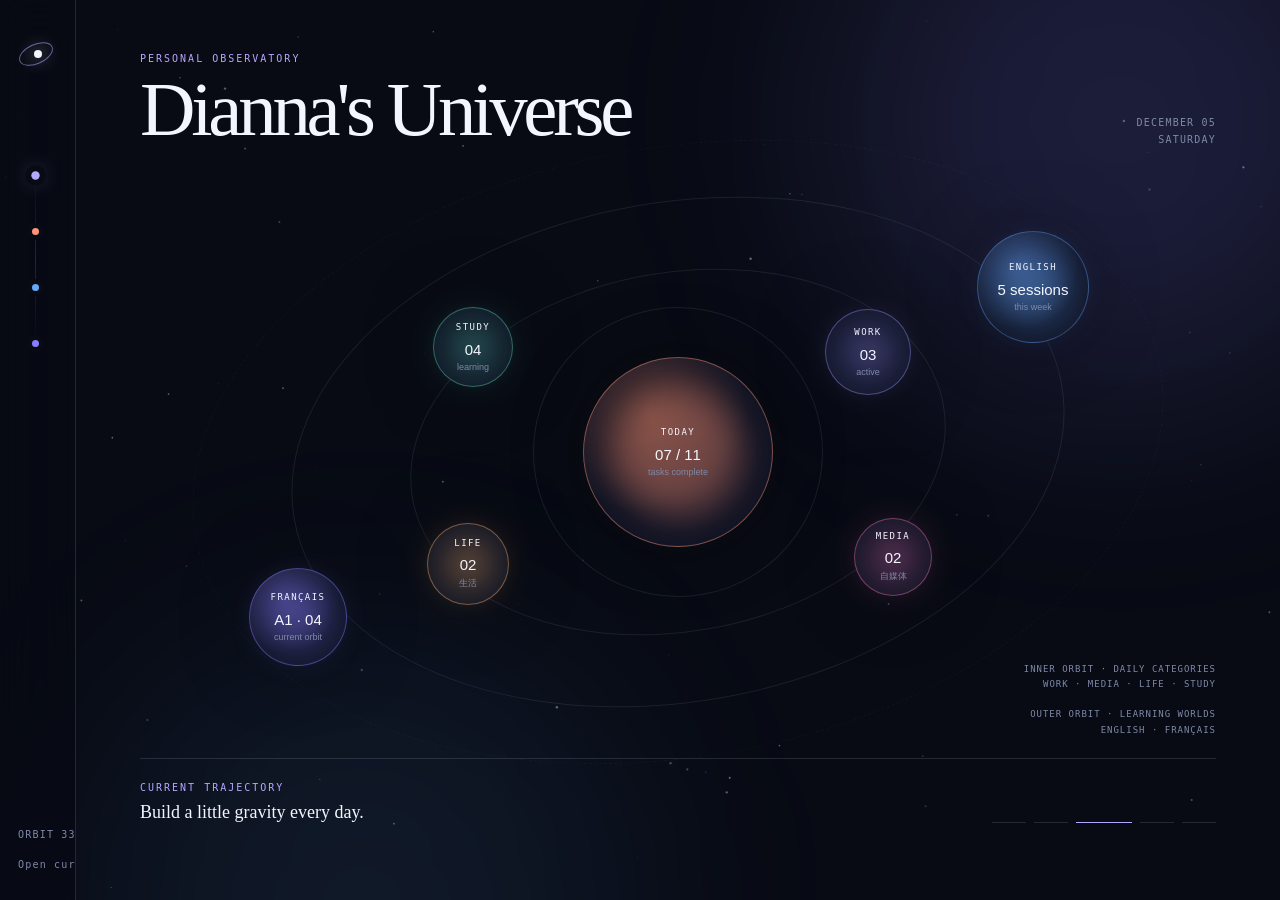
<file: orbit-categories.html>
<!DOCTYPE html>
<html lang="zh-CN">
<head>
<meta charset="UTF-8"><meta name="viewport" content="width=device-width,initial-scale=1.0">
<title>ORBIT V2 · Category Planets</title>
<link rel="stylesheet" href="css/orbit-v2.css">
<style>
:root{--media:#f277b8;--life:#ffb46b;--study:#61d4bd;--work:#9d91ff}.orbit-line-4{width:980px;height:610px;border-style:dashed;opacity:.45}.planet-work{width:86px;height:86px;transform:translate(190px,-100px);border-color:rgba(157,145,255,.42)}.planet-work .planet-glow{background:var(--work)}.planet-work:hover{transform:translate(190px,-100px) scale(1.1)}.planet-media{width:78px;height:78px;transform:translate(215px,105px);border-color:rgba(242,119,184,.42)}.planet-media .planet-glow{background:var(--media)}.planet-media:hover{transform:translate(215px,105px) scale(1.1)}.planet-life{width:82px;height:82px;transform:translate(-210px,112px);border-color:rgba(255,180,107,.42)}.planet-life .planet-glow{background:var(--life)}.planet-life:hover{transform:translate(-210px,112px) scale(1.1)}.planet-study{width:80px;height:80px;transform:translate(-205px,-105px);border-color:rgba(97,212,189,.42)}.planet-study .planet-glow{background:var(--study)}.planet-study:hover{transform:translate(-205px,-105px) scale(1.1)}.planet-english{transform:translate(355px,-165px)}.planet-english:hover{transform:translate(355px,-165px) scale(1.08)}.planet-french{transform:translate(-380px,165px)}.planet-french:hover{transform:translate(-380px,165px) scale(1.08)}.category-nav{display:flex;gap:9px;flex-wrap:wrap;margin:28px 0 8px}.cat-chip{border:1px solid var(--line);background:rgba(255,255,255,.025);border-radius:999px;padding:8px 13px;font:10px ui-monospace,monospace;letter-spacing:.09em;color:var(--muted);cursor:pointer}.cat-chip.active{color:#fff;border-color:rgba(255,255,255,.36)}.cat-chip[data-filter=work].active{border-color:var(--work)}.cat-chip[data-filter=media].active{border-color:var(--media)}.cat-chip[data-filter=life].active{border-color:var(--life)}.cat-chip[data-filter=study].active{border-color:var(--study)}.task-row[data-cat=work] .satellite{border-color:var(--work);box-shadow:0 0 12px rgba(157,145,255,.4)}.task-row[data-cat=media] .satellite{border-color:var(--media);box-shadow:0 0 12px rgba(242,119,184,.4)}.task-row[data-cat=life] .satellite{border-color:var(--life);box-shadow:0 0 12px rgba(255,180,107,.4)}.task-row[data-cat=study] .satellite{border-color:var(--study);box-shadow:0 0 12px rgba(97,212,189,.4)}.task-row[hidden]{display:none}.orbit-note{position:absolute;right:0;bottom:20px;color:var(--muted);font:9px ui-monospace,monospace;letter-spacing:.11em;line-height:1.7;text-align:right}@media(max-width:900px){.orbit-line-4{display:none}.planet-work{transform:translate(165px,-105px)}.planet-work:hover{transform:translate(165px,-105px) scale(1.1)}.planet-media{transform:translate(175px,110px)}.planet-media:hover{transform:translate(175px,110px) scale(1.1)}.planet-life{transform:translate(-175px,115px)}.planet-life:hover{transform:translate(-175px,115px) scale(1.1)}.planet-study{transform:translate(-170px,-110px)}.planet-study:hover{transform:translate(-170px,-110px) scale(1.1)}.planet-english{transform:translate(280px,-185px)}.planet-english:hover{transform:translate(280px,-185px) scale(1.08)}.planet-french{transform:translate(-285px,190px)}.planet-french:hover{transform:translate(-285px,190px) scale(1.08)}.orbit-note{display:none}}
</style>
</head>
<body>
<canvas id="starfield" aria-hidden="true"></canvas><div class="nebula nebula-a"></div><div class="nebula nebula-b"></div>
<aside class="orbit-rail"><div class="brand-mark"><span class="brand-core"></span><span class="brand-ring"></span><span class="brand-word">ORBIT</span></div><nav class="rail-nav"><button class="rail-item active" data-view="home"><span class="rail-dot home-dot"></span><span>Home</span></button><button class="rail-item" data-view="daily"><span class="rail-dot daily-dot"></span><span>Daily Orbit</span></button><button class="rail-item" data-view="english"><span class="rail-dot english-dot"></span><span>English</span></button><button class="rail-item" data-view="french"><span class="rail-dot french-dot"></span><span>French</span></button></nav><div class="rail-footer"><div class="orbit-index">ORBIT <span id="orbit-day">000</span></div><a class="legacy-link" href="index.html">Open current app</a></div></aside>
<main class="space-shell">
<section class="view active" id="view-home"><header class="topbar"><div><div class="eyebrow">PERSONAL OBSERVATORY</div><h1>Dianna's Universe</h1></div><div class="today-meta"><span id="today-date">SEPTEMBER 07</span><span id="today-weekday">MONDAY</span></div></header><div class="universe-stage" id="universe-stage"><div class="orbit-line orbit-line-1"></div><div class="orbit-line orbit-line-2"></div><div class="orbit-line orbit-line-3"></div><div class="orbit-line orbit-line-4"></div><button class="planet core-planet" data-view="daily"><span class="planet-glow"></span><span class="planet-name">TODAY</span><span class="planet-value">07 / 11</span><span class="planet-sub">tasks complete</span></button><button class="planet planet-work" data-view="daily" data-cat="work"><span class="planet-glow"></span><span class="planet-name">WORK</span><span class="planet-value">03</span><span class="planet-sub">active</span></button><button class="planet planet-media" data-view="daily" data-cat="media"><span class="planet-glow"></span><span class="planet-name">MEDIA</span><span class="planet-value">02</span><span class="planet-sub">自媒体</span></button><button class="planet planet-life" data-view="daily" data-cat="life"><span class="planet-glow"></span><span class="planet-name">LIFE</span><span class="planet-value">02</span><span class="planet-sub">生活</span></button><button class="planet planet-study" data-view="daily" data-cat="study"><span class="planet-glow"></span><span class="planet-name">STUDY</span><span class="planet-value">04</span><span class="planet-sub">learning</span></button><button class="planet planet-english" data-view="english"><span class="planet-glow"></span><span class="planet-name">ENGLISH</span><span class="planet-value">5 sessions</span><span class="planet-sub">this week</span></button><button class="planet planet-french" data-view="french"><span class="planet-glow"></span><span class="planet-name">FRANÇAIS</span><span class="planet-value">A1 · 04</span><span class="planet-sub">current orbit</span></button><div class="orbit-note">INNER ORBIT · DAILY CATEGORIES<br>WORK · MEDIA · LIFE · STUDY<br><br>OUTER ORBIT · LEARNING WORLDS<br>ENGLISH · FRANÇAIS</div></div><div class="home-footer"><div><span class="tiny-label">CURRENT TRAJECTORY</span><strong>Build a little gravity every day.</strong></div><div class="signal-line"><span></span><span></span><span></span><span></span><span></span></div></div></section>
<section class="view" id="view-daily"><header class="module-head"><div><div class="eyebrow warm">DAILY ORBIT</div><h2>Today's trajectory</h2><p id="daily-subtitle">All satellites in today's orbit.</p></div><div class="module-kpi"><strong>64%</strong><span>7 / 11 complete</span></div></header><div class="category-nav"><button class="cat-chip active" data-filter="all">ALL ORBITS</button><button class="cat-chip" data-filter="work">WORK</button><button class="cat-chip" data-filter="media">MEDIA · 自媒体</button><button class="cat-chip" data-filter="life">LIFE · 生活</button><button class="cat-chip" data-filter="study">STUDY</button></div><div class="task-capture"><span>＋</span><input placeholder="Add something to today's orbit…"><button>ADD</button></div><div class="mission-grid"><div class="mission-column"><div class="section-label">ACTIVE SATELLITES</div><div class="task-row" data-cat="work"><span class="satellite"></span><div><strong>Finish client proposal</strong><small>WORK · 14:30</small></div><span class="task-code">01</span></div><div class="task-row" data-cat="work"><span class="satellite"></span><div><strong>Review API classification</strong><small>WORK</small></div><span class="task-code">02</span></div><div class="task-row" data-cat="media"><span class="satellite"></span><div><strong>Outline this week's content topic</strong><small>MEDIA · 自媒体</small></div><span class="task-code">03</span></div><div class="task-row" data-cat="media"><span class="satellite"></span><div><strong>Edit cover visual and caption</strong><small>MEDIA · 自媒体</small></div><span class="task-code">04</span></div><div class="task-row" data-cat="life"><span class="satellite"></span><div><strong>Evening walk · 30 minutes</strong><small>LIFE · 生活</small></div><span class="task-code">05</span></div><div class="task-row" data-cat="life"><span class="satellite"></span><div><strong>Read before sleep</strong><small>LIFE · 生活</small></div><span class="task-code">06</span></div><div class="task-row" data-cat="study"><span class="satellite"></span><div><strong>French lesson 04</strong><small>STUDY</small></div><span class="task-code">07</span></div><div class="task-row" data-cat="study"><span class="satellite"></span><div><strong>Review English vocabulary</strong><small>STUDY</small></div><span class="task-code">08</span></div></div><div class="constellation-card"><div class="section-label">ACTIVITY CONSTELLATION</div><div class="star-map" id="star-map"></div><div class="constellation-meta"><span>23 active days</span><span>148 completed</span></div></div></div></section>
<section class="view" id="view-english"><header class="module-head"><div><div class="eyebrow blue">ENGLISH OBSERVATORY</div><h2>Signal 0241</h2><p>Receive language from the world.</p></div><div class="module-kpi"><strong>42</strong><span>words captured</span></div></header><article class="signal-article"><div class="article-meta"><span>THE ECONOMIST</span><span>SEPTEMBER 07 · 1,247 WORDS</span></div><h3>The world is sending you a signal.</h3><p>Reading, listening and vocabulary become traces in the same personal universe.</p><p>Highlight a word and <button class="capture-word">capture it</button> into your Lexicon constellation.</p></article><div class="observatory-strip"><div><span>LISTENING</span><strong>Signal Receiver</strong></div><div><span>SPEAKING</span><strong>Transmission</strong></div><div><span>VOCABULARY</span><strong>Lexicon</strong></div></div></section>
<section class="view" id="view-french"><header class="module-head"><div><div class="eyebrow violet">EXPÉDITION FRANÇAISE</div><h2>Current position</h2><p>A long-distance journey from A1 to C2.</p></div><div class="module-kpi"><strong>A1</strong><span>orbit 04</span></div></header><div class="expedition-map"><div class="level active"><span>A1</span><div class="level-track"><i style="width:58%"></i><b style="left:58%"></b></div><small>Current orbit</small></div><div class="level"><span>A2</span><div class="level-track"></div><small>Next system</small></div><div class="level"><span>B1</span><div class="level-track"></div><small>Deep space</small></div><div class="level"><span>B2</span><div class="level-track"></div><small>Deep space</small></div><div class="level"><span>C1</span><div class="level-track"></div><small>Deep space</small></div><div class="level"><span>C2</span><div class="level-track"></div><small>Destination</small></div></div></section>
</main>
<script src="js/orbit-v2.js"></script>
<script>
(function(){var labels={all:"All satellites in today's orbit.",work:'Work planet · focused execution.',media:'Media planet · content, creation and publishing.',life:'Life planet · routines, rest and personal space.',study:'Study planet · deliberate learning.'};function filter(cat){document.querySelectorAll('.cat-chip').forEach(function(b){b.classList.toggle('active',b.dataset.filter===cat)});document.querySelectorAll('.task-row').forEach(function(r){r.hidden=cat!=='all'&&r.dataset.cat!==cat});document.getElementById('daily-subtitle').textContent=labels[cat]||labels.all}document.querySelectorAll('.cat-chip').forEach(function(b){b.addEventListener('click',function(){filter(b.dataset.filter)})});document.querySelectorAll('.cat-planet').forEach(function(){});document.querySelectorAll('.planet[data-cat]').forEach(function(p){p.addEventListener('click',function(){setTimeout(function(){filter(p.dataset.cat)},0)})})})();
</script>
</body></html>
</file>
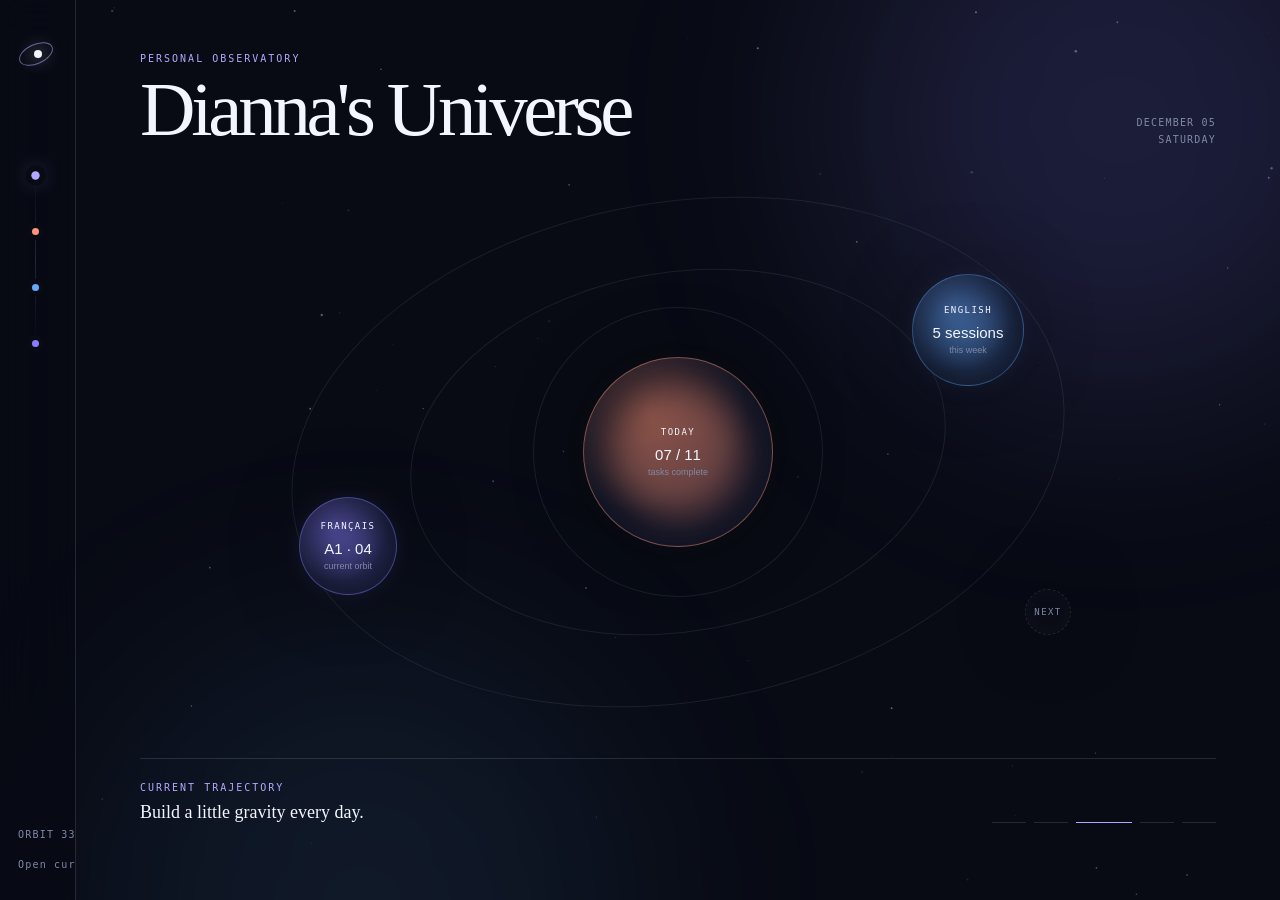
<file: orbit.html>
<!DOCTYPE html>
<html lang="en">
<head>
  <meta charset="UTF-8">
  <meta name="viewport" content="width=device-width, initial-scale=1.0">
  <title>ORBIT · Personal Growth System</title>
  <link rel="stylesheet" href="css/orbit-v2.css">
</head>
<body>
  <canvas id="starfield" aria-hidden="true"></canvas>
  <div class="nebula nebula-a" aria-hidden="true"></div>
  <div class="nebula nebula-b" aria-hidden="true"></div>

  <aside class="orbit-rail" id="orbit-rail">
    <div class="brand-mark" aria-label="Orbit home">
      <span class="brand-core"></span><span class="brand-ring"></span>
      <span class="brand-word">ORBIT</span>
    </div>
    <nav class="rail-nav">
      <button class="rail-item active" data-view="home"><span class="rail-dot home-dot"></span><span>Home</span></button>
      <button class="rail-item" data-view="daily"><span class="rail-dot daily-dot"></span><span>Daily Orbit</span></button>
      <button class="rail-item" data-view="english"><span class="rail-dot english-dot"></span><span>English</span></button>
      <button class="rail-item" data-view="french"><span class="rail-dot french-dot"></span><span>French</span></button>
    </nav>
    <div class="rail-footer">
      <div class="orbit-index">ORBIT <span id="orbit-day">000</span></div>
      <a href="index.html" class="legacy-link">Open current app</a>
    </div>
  </aside>

  <main class="space-shell">
    <section class="view active" id="view-home">
      <header class="topbar">
        <div>
          <div class="eyebrow">PERSONAL OBSERVATORY</div>
          <h1>Dianna's Universe</h1>
        </div>
        <div class="today-meta"><span id="today-date">SEPTEMBER 07</span><span id="today-weekday">MONDAY</span></div>
      </header>

      <div class="universe-stage" id="universe-stage">
        <div class="orbit-line orbit-line-1"></div>
        <div class="orbit-line orbit-line-2"></div>
        <div class="orbit-line orbit-line-3"></div>
        <button class="planet core-planet" data-view="daily">
          <span class="planet-glow"></span>
          <span class="planet-name">TODAY</span>
          <span class="planet-value">07 / 11</span>
          <span class="planet-sub">tasks complete</span>
        </button>
        <button class="planet planet-english" data-view="english">
          <span class="planet-glow"></span>
          <span class="planet-name">ENGLISH</span>
          <span class="planet-value">5 sessions</span>
          <span class="planet-sub">this week</span>
        </button>
        <button class="planet planet-french" data-view="french">
          <span class="planet-glow"></span>
          <span class="planet-name">FRANÇAIS</span>
          <span class="planet-value">A1 · 04</span>
          <span class="planet-sub">current orbit</span>
        </button>
        <div class="planet planet-future" aria-hidden="true"><span class="planet-name">NEXT</span></div>
      </div>

      <div class="home-footer">
        <div><span class="tiny-label">CURRENT TRAJECTORY</span><strong>Build a little gravity every day.</strong></div>
        <div class="signal-line"><span></span><span></span><span></span><span></span><span></span></div>
      </div>
    </section>

    <section class="view" id="view-daily">
      <header class="module-head">
        <div><div class="eyebrow warm">DAILY ORBIT</div><h2>Today's trajectory</h2><p>September 07 · Monday</p></div>
        <div class="module-kpi"><strong>64%</strong><span>7 / 11 complete</span></div>
      </header>
      <div class="task-capture"><span>＋</span><input placeholder="Add something to today's orbit…"><button>ADD</button></div>
      <div class="mission-grid">
        <div class="mission-column">
          <div class="section-label">ACTIVE SATELLITES</div>
          <div class="task-row"><span class="satellite"></span><div><strong>Finish proposal</strong><small>WORK · 14:30</small></div><span class="task-code">01</span></div>
          <div class="task-row"><span class="satellite"></span><div><strong>French lesson 04</strong><small>STUDY</small></div><span class="task-code">02</span></div>
          <div class="task-row done"><span class="satellite star"></span><div><strong>Review English vocabulary</strong><small>STUDY</small></div><span class="task-code">03</span></div>
        </div>
        <div class="constellation-card">
          <div class="section-label">ACTIVITY CONSTELLATION</div>
          <div class="star-map" id="star-map"></div>
          <div class="constellation-meta"><span>23 active days</span><span>148 completed</span></div>
        </div>
      </div>
    </section>

    <section class="view" id="view-english">
      <header class="module-head">
        <div><div class="eyebrow blue">ENGLISH OBSERVATORY</div><h2>Signal 0241</h2><p>Receive language from the world.</p></div>
        <div class="module-kpi"><strong>42</strong><span>words captured</span></div>
      </header>
      <article class="signal-article">
        <div class="article-meta"><span>THE ECONOMIST</span><span>SEPTEMBER 07 · 1,247 WORDS</span></div>
        <h3>The world is sending you a signal.</h3>
        <p>Language practice becomes more memorable when it feels less like a checklist and more like exploration. In Orbit, reading, listening and vocabulary become traces in the same personal universe.</p>
        <p>Highlight a word and <button class="capture-word">capture it</button> into your Lexicon constellation.</p>
      </article>
      <div class="observatory-strip"><div><span>LISTENING</span><strong>Signal Receiver</strong></div><div><span>SPEAKING</span><strong>Transmission</strong></div><div><span>VOCABULARY</span><strong>Lexicon</strong></div></div>
    </section>

    <section class="view" id="view-french">
      <header class="module-head">
        <div><div class="eyebrow violet">EXPÉDITION FRANÇAISE</div><h2>Current position</h2><p>A long-distance journey from A1 to C2.</p></div>
        <div class="module-kpi"><strong>A1</strong><span>orbit 04</span></div>
      </header>
      <div class="expedition-map">
        <div class="level active"><span>A1</span><div class="level-track"><i style="width:58%"></i><b style="left:58%"></b></div><small>Current orbit</small></div>
        <div class="level"><span>A2</span><div class="level-track"></div><small>Locked</small></div>
        <div class="level"><span>B1</span><div class="level-track"></div><small>Deep space</small></div>
        <div class="level"><span>B2</span><div class="level-track"></div><small>Deep space</small></div>
        <div class="level"><span>C1</span><div class="level-track"></div><small>Deep space</small></div>
        <div class="level"><span>C2</span><div class="level-track"></div><small>Destination</small></div>
      </div>
    </section>
  </main>

  <script src="js/orbit-v2.js"></script>
</body>
</html>
</file>
<file: css/style.css>
/* ============================================
   Bloom · Personal Growth & Learning · Main Styles
   Quiet-luxury editorial redesign
   Espresso sidebar + champagne gold + warm ivory + rose-clay + sage
   ============================================ */

/* ---- Design Tokens ---- */
:root {
  /* Warm ivory surfaces */
  --cream-50: #FCF9F4;
  --cream-100: #F6F1EA;
  --cream-200: #EFE8DD;
  --cream-300: #E6DCCB;

  /* Rose-clay accent (primary) */
  --rose-100: #F1DAD3;
  --rose-200: #E6C0B5;
  --rose-300: #D69A8C;
  --rose-400: #C57E6E;
  --rose-500: #B06354;
  --rose-600: #98504A;
  --rose-700: #7E403C;

  /* Champagne gold (premium detail) */
  --gold-300: #E7D3A4;
  --gold-400: #C9A868;
  --gold-500: #B08F4E;
  --gold-600: #97773C;

  /* Taupe */
  --taupe-100: #E7DFD3;
  --taupe-200: #D6CAB8;
  --taupe-300: #C2B29E;
  --taupe-400: #A99A88;
  --taupe-500: #8C7D6B;
  --taupe-600: #6F6253;

  /* Sage */
  --sage-100: #DDE7DF;
  --sage-200: #C6D6C9;
  --sage-300: #A9C0AE;
  --sage-400: #93AE97;
  --sage-500: #7C9A82;
  --sage-600: #64805F;

  /* Ink / text */
  --text-primary: #2C2620;
  --text-secondary: #6B6258;
  --text-muted: #A99E90;
  --text-on-accent: #FFFFFF;

  /* Category accents */
  --cat-life: #C0795F;
  --cat-work: #8B82B0;
  --cat-study: #6F9A78;

  /* Dark espresso sidebar */
  --side-bg-1: #2B241D;
  --side-bg-2: #1F1A15;
  --side-text: #ECE3D6;
  --side-muted: #A89B89;
  --side-hair: rgba(236, 227, 214, 0.10);
  --side-hair-strong: rgba(236, 227, 214, 0.20);

  /* Base + surfaces */
  --bg: #F6F1EA;
  --surface: rgba(255, 255, 255, 0.66);
  --surface-solid: #FFFFFF;
  --surface-warm: #FCF8F2;
  --border: rgba(120, 105, 88, 0.16);
  --border-strong: rgba(120, 105, 88, 0.30);
  --hairline: rgba(120, 105, 88, 0.12);

  /* Shadows — layered, soft, premium */
  --shadow-xs: 0 1px 3px rgba(36, 31, 27, 0.05);
  --shadow-sm: 0 2px 10px rgba(36, 31, 27, 0.06);
  --shadow-md: 0 14px 34px -12px rgba(36, 31, 27, 0.14);
  --shadow-lg: 0 24px 60px -14px rgba(36, 31, 27, 0.20);
  --shadow-gold: 0 10px 30px -8px rgba(176, 143, 78, 0.32);
  --inner-hi: inset 0 1px 0 rgba(255, 255, 255, 0.55);

  /* Radius */
  --radius-sm: 10px;
  --radius-md: 14px;
  --radius-lg: 22px;
  --radius-xl: 30px;

  --transition: 0.35s cubic-bezier(0.4, 0, 0.2, 1);
  --transition-fast: 0.2s cubic-bezier(0.4, 0, 0.2, 1);
  --transition-bounce: 0.5s cubic-bezier(0.34, 1.56, 0.64, 1);

  --sidebar-w: 252px;
}

/* ---- Base Reset ---- */
*, *::before, *::after { box-sizing: border-box; margin: 0; padding: 0; }

::selection { background: var(--rose-200); color: var(--text-primary); }

html { scroll-behavior: smooth; }

body {
  font-family: var(--bloom-sans);
  background:
    radial-gradient(1200px 620px at 88% -12%, rgba(197, 126, 110, 0.07), transparent 60%),
    radial-gradient(1000px 520px at -5% 108%, rgba(124, 154, 130, 0.06), transparent 60%),
    var(--bg);
  color: var(--text-primary);
  min-height: 100vh;
  display: flex;
  overflow-x: hidden;
  position: relative;
  -webkit-font-smoothing: antialiased;
  text-rendering: optimizeLegibility;
}

/* Refined scrollbar */
::-webkit-scrollbar { width: 10px; height: 10px; }
::-webkit-scrollbar-track { background: transparent; }
::-webkit-scrollbar-thumb {
  background: var(--cream-300);
  border-radius: 10px;
  border: 3px solid transparent;
  background-clip: padding-box;
}
::-webkit-scrollbar-thumb:hover { background: var(--taupe-300); background-clip: padding-box; }

/* ---- Line Icons (简笔画) ---- */
.ico {
  width: 1.1em;
  height: 1.1em;
  display: inline-block;
  vertical-align: middle;
  flex-shrink: 0;
  fill: none;
  stroke: currentColor;
  stroke-width: 1.7;
  stroke-linecap: round;
  stroke-linejoin: round;
}

.ico.flip-h { transform: scaleX(-1); }
.ico.spin { animation: icon-spin 0.9s linear infinite; }
@keyframes icon-spin { to { transform: rotate(360deg); } }

/* Icon color tints per context */
.logo-icon { font-size: 26px; color: var(--gold-300); display: flex; align-items: center; }
.logo-icon .ico { color: var(--gold-300); }

.nav-icon { font-size: 17px; display: flex; align-items: center; }
.nav-item.active .nav-icon .ico { color: var(--gold-300); }

.search-icon { display: flex; align-items: center; color: var(--text-muted); }
.search-icon .ico { width: 16px; height: 16px; }

.rollover-icon { font-size: 18px; display: flex; align-items: center; color: var(--gold-500); }

.empty-icon { font-size: 46px; margin-bottom: 14px; display: flex; align-items: center; justify-content: center; }
.empty-icon .ico { color: var(--rose-300); }

.toast-icon { font-size: 18px; display: flex; align-items: center; flex-shrink: 0; }
.toast.success .toast-icon .ico { color: var(--sage-500); }
.toast.info .toast-icon .ico { color: var(--rose-400); }
.toast.warn .toast-icon .ico { color: var(--gold-500); }

.dash-card-icon { width: 50px; height: 50px; border-radius: var(--radius-md); display: flex; align-items: center; justify-content: center; font-size: 24px; flex-shrink: 0; }
.dash-card-icon .ico { width: 26px; height: 26px; }
.streak-card .dash-card-icon .ico { color: var(--cat-life); }
.rate-card .dash-card-icon .ico { color: var(--sage-500); }
.total-card .dash-card-icon .ico { color: var(--taupe-500); }
.top-cat-card .dash-card-icon .ico { color: #8B82B0; }

.archive-arrow { display: inline-flex; align-items: center; color: var(--gold-500); margin-left: auto; }
.archive-arrow .ico { width: 18px; height: 18px; }

.play-icon { display: inline-flex; }
.play-btn .ico { width: 22px; height: 22px; }

.read-aloud-btn .ico, .speak-btn .ico, .expr-btn .ico { width: 16px; height: 16px; }

.fc-btn .ico { width: 15px; height: 15px; }
.grammar-btn .ico { width: 16px; height: 16px; }

/* ---- Animated Background Orbs ---- */
.bg-orbs {
  position: fixed;
  inset: 0;
  z-index: 0;
  overflow: hidden;
  pointer-events: none;
}

.orb {
  position: absolute;
  border-radius: 50%;
  filter: blur(110px);
  opacity: 0.22;
  animation: float-orb 22s ease-in-out infinite;
}

.orb-1 {
  width: 420px; height: 420px;
  background: radial-gradient(circle, var(--rose-300), var(--cream-100));
  top: -120px; left: -100px;
  animation-delay: 0s;
}

.orb-2 {
  width: 360px; height: 360px;
  background: radial-gradient(circle, var(--sage-300), var(--cream-100));
  bottom: -100px; right: 8%;
  animation-delay: -8s;
}

.orb-3 {
  width: 320px; height: 320px;
  background: radial-gradient(circle, var(--gold-300), var(--cream-100));
  top: 38%; right: -80px;
  animation-delay: -15s;
  opacity: 0.16;
}

/* ---- Sidebar Navigation (espresso + gold) ---- */
.sidebar {
  width: var(--sidebar-w);
  min-height: 100vh;
  background: linear-gradient(168deg, var(--side-bg-1), var(--side-bg-2));
  border-right: 1px solid var(--side-hair-strong);
  box-shadow: 6px 0 36px rgba(0, 0, 0, 0.22);
  display: flex;
  flex-direction: column;
  padding: 38px 22px;
  position: sticky;
  top: 0;
  z-index: 100;
  flex-shrink: 0;
  color: var(--side-text);
  transition: width 0.4s cubic-bezier(0.4, 0, 0.2, 1), padding 0.4s cubic-bezier(0.4, 0, 0.2, 1);
}

.sidebar-header { margin-bottom: 38px; }

/* ---- Language switcher (中 / EN / FR) ---- */
.lang-switch {
  display: flex;
  gap: 3px;
  margin-top: 18px;
  padding: 4px;
  background: rgba(255, 255, 255, 0.05);
  border: 1px solid var(--side-hair);
  border-radius: 999px;
  width: fit-content;
}
.lang-btn {
  border: none;
  background: transparent;
  cursor: pointer;
  font-family: inherit;
  font-size: 12px;
  font-weight: 600;
  letter-spacing: 0.5px;
  color: var(--side-muted);
  padding: 6px 13px;
  border-radius: 999px;
  transition: var(--transition);
}
.lang-btn:hover { color: var(--side-text); }
.lang-btn.active {
  background: linear-gradient(135deg, var(--gold-400), var(--gold-500));
  color: #2A2118;
  box-shadow: 0 2px 10px rgba(176, 143, 78, 0.40);
}

.logo {
  display: flex;
  align-items: center;
  gap: 11px;
}

.logo-icon {
  font-size: 26px;
  background: linear-gradient(135deg, var(--gold-300), var(--gold-500));
  -webkit-background-clip: text;
  -webkit-text-fill-color: transparent;
  background-clip: text;
}

.logo-text {
  font-family: var(--bloom-serif);
  font-size: 27px;
  font-weight: 600;
  background: linear-gradient(135deg, #F4EAD9, #D9C3A0);
  -webkit-background-clip: text;
  -webkit-text-fill-color: transparent;
  background-clip: text;
  letter-spacing: 0.5px;
}

.logo-subtitle {
  font-size: 10.5px;
  color: var(--side-muted);
  margin-top: 6px;
  padding-left: 39px;
  letter-spacing: 2.5px;
  text-transform: uppercase;
}

.nav-items {
  display: flex;
  flex-direction: column;
  gap: 6px;
  flex: 1;
}

.nav-item {
  display: flex;
  align-items: center;
  gap: 12px;
  padding: 13px 16px;
  border: none;
  background: transparent;
  border-radius: var(--radius-md);
  cursor: pointer;
  font-family: inherit;
  font-size: 14px;
  font-weight: 500;
  color: var(--side-muted);
  transition: var(--transition);
  position: relative;
  text-align: left;
}

.nav-item:hover {
  background: rgba(255, 255, 255, 0.05);
  color: var(--side-text);
  transform: translateX(3px);
}

.nav-item.active {
  background: linear-gradient(135deg, rgba(201, 168, 104, 0.16), rgba(201, 168, 104, 0.06));
  color: var(--gold-300);
  box-shadow: var(--shadow-sm);
}

.nav-item.active::before {
  content: '';
  position: absolute;
  left: -20px;
  top: 50%;
  transform: translateY(-50%);
  width: 3px;
  height: 26px;
  background: linear-gradient(180deg, var(--gold-300), var(--gold-500));
  border-radius: 0 4px 4px 0;
}

.nav-icon { font-size: 17px; }
.nav-label { flex: 1; }

.nav-badge {
  background: var(--gold-400);
  color: #2A2118;
  font-size: 11px;
  font-weight: 700;
  min-width: 22px;
  height: 22px;
  border-radius: 11px;
  display: flex;
  align-items: center;
  justify-content: center;
  padding: 0 6px;
  box-shadow: 0 2px 8px rgba(176, 143, 78, 0.35);
}

.nav-item.active .nav-badge {
  background: var(--gold-500);
}

/* Sidebar collapse toggle (v1.10) */
.sidebar-toggle {
  position: absolute;
  top: 18px;
  right: -14px;
  width: 28px;
  height: 28px;
  border-radius: 50%;
  background: var(--rose-500, #b0894f);
  border: 2px solid var(--cream-50, #fcf9f4);
  color: white;
  cursor: pointer;
  display: flex;
  align-items: center;
  justify-content: center;
  box-shadow: 0 4px 12px rgba(0,0,0,0.18);
  z-index: 110;
  transition: transform .35s var(--ease, ease), background .25s;
}
.sidebar-toggle:hover { transform: scale(1.08); }
.sidebar-toggle .ico { width: 14px; height: 14px; }
.sidebar-collapsed .sidebar-toggle .ico { transform: rotate(180deg); }
.sidebar-collapsed .sidebar-toggle .ico { transform: rotate(180deg); transition: transform .35s ease; }

/* Sidebar collapsed state (v1.10) */
.sidebar-collapsed { width: 64px !important; padding: 38px 8px !important; }
.sidebar-collapsed .sidebar-header { margin-bottom: 30px; }
.sidebar-collapsed .logo-text,
.sidebar-collapsed .logo-subtitle,
.sidebar-collapsed .lang-switch,
.sidebar-collapsed .nav-label,
.sidebar-collapsed .nav-badge,
.sidebar-collapsed .date-info,
.sidebar-collapsed .daily-progress-label,
.sidebar-collapsed .ring-text { display: none !important; }
.sidebar-collapsed .logo { justify-content: center; }
.sidebar-collapsed .nav-item { justify-content: center; padding: 13px 0; }
.sidebar-collapsed .date-card { justify-content: center; padding: 14px 4px; }
.sidebar-collapsed .date-day { font-size: 18px; }
.sidebar-collapsed .sidebar-footer { align-items: center; }

/* Sidebar Footer */
.sidebar-footer {
  margin-top: auto;
  padding-top: 22px;
  border-top: 1px solid var(--side-hair);
}

.date-card {
  display: flex;
  align-items: center;
  gap: 14px;
  padding: 14px 16px;
  background: rgba(255, 255, 255, 0.04);
  border: 1px solid var(--side-hair);
  border-radius: var(--radius-md);
  margin-bottom: 16px;
}

.date-day {
  font-family: var(--bloom-serif);
  font-size: 36px;
  font-weight: 700;
  color: var(--gold-300);
  line-height: 1;
}

.date-info {
  display: flex;
  flex-direction: column;
  gap: 2px;
}

.date-info span {
  font-size: 12px;
  color: var(--side-muted);
}

#date-month {
  font-weight: 600;
  color: var(--gold-300) !important;
}

.daily-progress {
  display: flex;
  align-items: center;
  gap: 14px;
  padding: 12px 16px;
}

.progress-ring-mini {
  position: relative;
  width: 60px;
  height: 60px;
  flex-shrink: 0;
}

.progress-ring-mini svg {
  width: 100%;
  height: 100%;
  transform: rotate(-90deg);
}

.ring-bg {
  fill: none;
  stroke: rgba(236, 227, 214, 0.14);
  stroke-width: 4;
}

.ring-fill {
  fill: none;
  stroke: var(--gold-400);
  stroke-width: 4;
  stroke-linecap: round;
  stroke-dasharray: 163.36;
  stroke-dashoffset: 163.36;
  transition: stroke-dashoffset 0.8s ease;
}

.ring-text {
  position: absolute;
  top: 50%;
  left: 50%;
  transform: translate(-50%, -50%);
  font-size: 13px;
  font-weight: 700;
  color: var(--gold-300);
}

.progress-label {
  font-size: 12px;
  color: var(--side-muted);
}

/* ---- Main Content ---- */
.main-content {
  flex: 1;
  min-width: 0;
  padding: 56px 64px 80px;
  position: relative;
  z-index: 1;
  min-height: 100vh;
  max-width: 1240px;
}

.module { display: none; }
.module.active { display: block; animation: moduleFadeIn 0.5s ease; }

.module-header {
  display: flex;
  justify-content: space-between;
  align-items: flex-end;
  margin-bottom: 28px;
  padding-bottom: 18px;
  border-bottom: 0;
  gap: 24px;
}

/* Compact variant for module pages whose first content (input / hero) immediately follows */
.module-header--compact {
  margin-bottom: 22px;
  padding-bottom: 14px;
}
.module-header--compact .module-title { font-size: 36px; }
.module-header--compact .module-kicker { margin-bottom: 6px; }
.module-header--compact .module-subtitle { font-size: 13.5px; margin-top: 2px; }

/* Right side of module header: history button + quick stats */
.module-head-right {
  display: flex;
  align-items: center;
  gap: 18px;
  flex-shrink: 0;
}

/* Small icon button — used for history / actions in section headers */
.todo-history-btn {
  display: inline-flex;
  align-items: center;
  gap: 8px;
  height: 38px;
  padding: 0 16px;
  background: var(--surface-solid);
  border: 1px solid var(--border);
  border-radius: 999px;
  color: var(--text-secondary);
  font-family: var(--bloom-sans);
  font-size: 13px;
  font-weight: 500;
  letter-spacing: 0.02em;
  cursor: pointer;
  transition: var(--transition);
  box-shadow: var(--shadow-xs);
}
.todo-history-btn:hover {
  border-color: var(--gold-400);
  color: var(--gold-600);
  transform: translateY(-1px);
  box-shadow: var(--shadow-sm);
}
.todo-history-btn:active { transform: translateY(0); }
.todo-history-btn .ico {
  width: 16px;
  height: 16px;
  color: var(--gold-500);
}

.module-kicker {
  display: block;
  font-family: var(--bloom-sans);
  font-size: 11px;
  font-weight: 600;
  letter-spacing: 3px;
  text-transform: uppercase;
  color: var(--gold-500);
  margin-bottom: 8px;
}

.module-title {
  font-family: var(--bloom-serif);
  font-size: 40px;
  font-weight: 600;
  color: var(--text-primary);
  margin-bottom: 6px;
  line-height: 1.15;
  white-space: nowrap;
  letter-spacing: -0.3px;
}

.module-subtitle {
  font-size: 14px;
  color: var(--text-secondary);
}

.stat-pill {
  display: flex;
  flex-direction: column;
  align-items: center;
  padding: 12px 22px;
  background: var(--surface);
  backdrop-filter: blur(12px);
  -webkit-backdrop-filter: blur(12px);
  border: 1px solid var(--border);
  border-radius: var(--radius-md);
  min-width: 74px;
  box-shadow: var(--inner-hi);
}

.stat-pill.done {
  background: linear-gradient(135deg, rgba(124, 154, 130, 0.12), rgba(124, 154, 130, 0.04));
  border-color: rgba(124, 154, 130, 0.24);
}

.stat-num {
  font-family: var(--bloom-serif);
  font-size: 26px;
  font-weight: 700;
  color: var(--rose-500);
}

.stat-pill.done .stat-num { color: var(--cat-study); }

.stat-label {
  font-size: 11px;
  color: var(--text-muted);
  margin-top: 2px;
}

/* ============ Date Picker ============ */
.date-picker-bar {
  display: flex;
  align-items: center;
  gap: 14px;
  margin-bottom: 34px;
}

.date-nav-btn {
  width: 40px;
  height: 40px;
  border: 1px solid var(--border);
  border-radius: var(--radius-sm);
  background: var(--surface);
  backdrop-filter: blur(10px);
  -webkit-backdrop-filter: blur(10px);
  cursor: pointer;
  font-size: 16px;
  color: var(--text-secondary);
  transition: var(--transition-fast);
  display: flex;
  align-items: center;
  justify-content: center;
  flex-shrink: 0;
}

.date-nav-btn:hover { background: var(--cream-200); color: var(--rose-500); }
.date-nav-btn:disabled { opacity: 0.35; cursor: not-allowed; }

.date-display {
  display: flex;
  flex-direction: column;
  align-items: center;
  min-width: 168px;
  padding: 9px 22px;
  background: linear-gradient(135deg, var(--cream-100), var(--rose-100));
  border: 1px solid var(--border);
  border-radius: var(--radius-md);
}

.date-label {
  font-size: 11px;
  font-weight: 600;
  color: var(--rose-500);
  text-transform: uppercase;
  letter-spacing: 1.5px;
}

.date-full {
  font-family: var(--bloom-serif);
  font-size: 18px;
  font-weight: 600;
  color: var(--text-primary);
}

.date-today-btn {
  padding: 9px 18px;
  border: 1px solid var(--gold-300);
  border-radius: 999px;
  background: transparent;
  cursor: pointer;
  font-family: inherit;
  font-size: 13px;
  font-weight: 500;
  color: var(--gold-600);
  transition: var(--transition-fast);
  margin-left: auto;
}

.date-today-btn:hover { background: rgba(201, 168, 104, 0.12); border-color: var(--gold-400); }

/* ============ Todo Section System (flat, no tabs) ============ */
.todo-section {
  margin-bottom: 32px;
  scroll-margin-top: 24px;
}
.todo-section:last-child { margin-bottom: 0; }

.section-heading {
  display: flex;
  align-items: baseline;
  gap: 14px;
  margin: 8px 0 16px;
  padding: 0 2px 12px;
  border-bottom: 1px solid var(--border);
}
.section-title {
  font-family: var(--bloom-serif);
  font-size: 22px;
  font-weight: 600;
  color: var(--text-primary);
  letter-spacing: -0.01em;
  display: inline-flex;
  align-items: center;
  gap: 10px;
  line-height: 1;
}
.section-title .ico {
  width: 20px;
  height: 20px;
  color: var(--gold-500);
}
.section-hint {
  font-size: 12.5px;
  color: var(--text-muted);
  margin-left: auto;
  letter-spacing: 0.01em;
}

/* ============ Todolist ============ */
.todo-add-bar {
  display: flex;
  gap: 14px;
  margin-bottom: 22px;
}


/* Center: input + chips */
.todo-input-wrap {
  flex: 1;
  min-width: 0;
  display: flex;
  flex-direction: column;
  justify-content: center;
  gap: 8px;
  background: transparent;
  border: 0;
  border-radius: 0;
  padding: 0;
  height: auto;
  box-shadow: none;
  position: static;
  overflow: visible;
}
.todo-input-wrap:focus-within { border: 0; box-shadow: none; transform: none; }
.todo-input-wrap::after { display: none; }
.todo-input-wrap .todo-input-icon { display: none; }
#todo-input {
  font-family: var(--bloom-serif);
  font-size: 18px;
  font-weight: 500;
  color: var(--bloom-ink, #20352f);
  background: transparent;
  border: 0;
  padding: 4px 0;
  width: 100%;
  margin-bottom: 0;
  outline: none;
}
#todo-input::placeholder { color: rgba(32, 53, 47, 0.45); font-style: italic; }

.todo-category-picker {
  gap: 16px;
  background: transparent;
  padding: 0;
  border: 0;
}
.cat-btn {
  border: 0;
  background: transparent;
  padding: 4px 6px;
  font-size: 13px;
  color: var(--bloom-ink, #20352f);
  cursor: pointer;
}
.cat-btn.active { background: transparent; color: var(--bloom-ink, #20352f); font-weight: 600; }
.cat-btn.active .cat-dot { transform: scale(1.25); }
.cat-dot {
  width: 8px;
  height: 8px;
  border-radius: 50%;
  display: inline-block;
  transition: transform .2s ease;
}
.cat-dot.life  { background: var(--cat-life,  var(--bloom-terracotta, #bd735b)); }
.cat-dot.work  { background: var(--cat-work,  var(--bloom-lavender,  #9a97b8)); }
.cat-dot.study { background: var(--cat-study, var(--bloom-sage,      #83a494)); }

/* Right: full-height rounded rectangular submit button */
.todo-add-btn {
  flex-shrink: 0;
  align-self: stretch;
  width: 96px;
  min-height: 64px;
  border-radius: 18px;
  background: var(--bloom-terracotta, #bd735b);
  color: #fff;
  border: 0;
  cursor: pointer;
  display: inline-flex;
  align-items: center;
  justify-content: center;
  box-shadow: 0 10px 22px -10px rgba(189, 115, 91, 0.6);
  transition: transform .15s ease, background .15s ease, box-shadow .15s ease;
}
.todo-add-btn:hover:not(:disabled) {
  background: var(--bloom-terracotta-hover, #c97e64);
  transform: translateY(-1px);
  box-shadow: 0 14px 26px -10px rgba(189, 115, 91, 0.65);
}
.todo-add-btn:active:not(:disabled) { transform: translateY(0); }
.todo-add-btn:disabled { opacity: 0.45; cursor: not-allowed; }
.todo-add-btn .ico { width: 26px; height: 26px; color: #fff; }

/* ============================================================
   Legacy input styles — kept narrow (visual only) so they coexist
   with the v1.11 hero card; the v1.11 card sets all its own layout.
   ============================================================ */
.todo-input-wrap > .todo-input-icon,
.todo-input-wrap::after { content: none; }

.todo-category-picker {
  display: flex;
  gap: 8px;
  flex-wrap: wrap;
}

/* ============================================================ */

/* Task List (still used inside .date-group and legacy) */
.todo-list {
  display: flex;
  flex-direction: column;
  gap: 14px;
}

.todo-item {
  display: flex;
  flex-direction: column;
  align-items: stretch;
  background: var(--surface-solid);
  border: 1px solid var(--border);
  border-radius: var(--radius-md);
  transition: var(--transition);
  position: relative;
  overflow: hidden;
  box-shadow: var(--shadow-xs);
}

.todo-main {
  display: flex;
  align-items: center;
  gap: 14px;
  padding: 18px 24px;
}

.todo-item::before {
  content: '';
  position: absolute;
  left: 0;
  top: 0;
  bottom: 0;
  width: 4px;
  transition: var(--transition);
}

.todo-item[data-cat="life"]::before { background: var(--cat-life); }
.todo-item[data-cat="work"]::before { background: var(--cat-work); }
.todo-item[data-cat="study"]::before { background: var(--cat-study); }

.todo-item:hover {
  border-color: var(--border-strong);
  box-shadow: var(--shadow-md);
  transform: translateX(2px);
}

.todo-item.completed {
  opacity: 0.55;
}

.todo-item.completed .todo-text {
  text-decoration: line-through;
  color: var(--text-muted);
}

.todo-checkbox {
  width: 22px;
  height: 22px;
  border: 2px solid var(--rose-200);
  border-radius: 7px;
  cursor: pointer;
  display: flex;
  align-items: center;
  justify-content: center;
  flex-shrink: 0;
  transition: var(--transition);
  background: white;
}

.todo-checkbox:hover { border-color: var(--rose-400); }

.todo-item.completed .todo-checkbox {
  background: linear-gradient(135deg, var(--sage-400), var(--sage-500));
  border-color: var(--sage-500);
}

.todo-checkbox svg {
  width: 14px;
  height: 14px;
  fill: white;
  opacity: 0;
  transition: var(--transition);
}

.todo-item.completed .todo-checkbox svg { opacity: 1; }

.todo-text {
  flex: 1;
  font-size: 14px;
  color: var(--text-primary);
  line-height: 1.5;
}

.todo-cat-tag {
  font-size: 11px;
  padding: 2px 10px;
  border-radius: 10px;
  font-weight: 600;
}

.todo-cat-tag.life { background: rgba(192, 121, 95, 0.12); color: var(--cat-life); }
.todo-cat-tag.work { background: rgba(139, 130, 176, 0.14); color: var(--cat-work); }
.todo-cat-tag.study { background: rgba(111, 154, 120, 0.14); color: var(--cat-study); }

.todo-edit-btn {
  width: 28px;
  height: 28px;
  border: none;
  background: transparent;
  border-radius: 8px;
  cursor: pointer;
  display: flex;
  align-items: center;
  justify-content: center;
  font-size: 14px;
  color: var(--text-muted);
  opacity: 0;
  transition: var(--transition-fast);
  flex-shrink: 0;
}

.todo-item:hover .todo-edit-btn { opacity: 1; }
.todo-edit-btn:hover { background: var(--sage-100); color: var(--sage-500); }

.todo-delete {
  width: 28px;
  height: 28px;
  border: none;
  background: transparent;
  border-radius: 8px;
  cursor: pointer;
  display: flex;
  align-items: center;
  justify-content: center;
  font-size: 16px;
  color: var(--text-muted);
  opacity: 0;
  transition: var(--transition-fast);
  flex-shrink: 0;
}

.todo-item:hover .todo-delete { opacity: 1; }
.todo-delete:hover { background: var(--rose-100); color: var(--rose-500); }

/* Subtask add button (gold "+") */
.todo-subtask-btn {
  width: 28px;
  height: 28px;
  border: none;
  background: transparent;
  border-radius: 8px;
  cursor: pointer;
  display: flex;
  align-items: center;
  justify-content: center;
  color: var(--gold-500, #b9952f);
  opacity: 0;
  transition: var(--transition-fast);
  flex-shrink: 0;
}
.todo-item:hover .todo-subtask-btn { opacity: 1; }
.todo-subtask-btn:hover { background: rgba(201, 168, 104, 0.16); color: var(--gold-600, #8a6d3b); }
.todo-subtask-btn .ico { width: 18px; height: 18px; }

/* Subtask progress pill */
.todo-subtask-pill {
  display: inline-flex;
  align-items: center;
  gap: 4px;
  font-size: 11px;
  font-weight: 600;
  padding: 2px 9px;
  border-radius: 10px;
  background: rgba(201, 168, 104, 0.14);
  color: var(--gold-600, #8a6d3b);
  flex-shrink: 0;
}
.todo-subtask-pill .ico { width: 12px; height: 12px; }
.todo-subtask-pill.all-done { background: rgba(111, 154, 120, 0.16); color: var(--sage-500, #4f7a57); }

/* Subtask area */
.subtask-area {
  display: none;
  flex-direction: column;
  gap: 2px;
  padding: 2px 24px 16px 56px;
  border-top: 1px dashed var(--border);
}
.subtask-area.has-subs,
.subtask-area.open { display: flex; }

.subtask-list { display: flex; flex-direction: column; }

.subtask-item {
  display: flex;
  align-items: center;
  gap: 10px;
  padding: 7px 0;
  font-size: 13px;
  color: var(--text-secondary);
}
.subtask-item + .subtask-item { border-top: 1px solid var(--hairline, rgba(0, 0, 0, 0.04)); }

.subtask-check {
  width: 17px;
  height: 17px;
  border: 1.5px solid var(--sage-300, #c2d2bd);
  border-radius: 5px;
  cursor: pointer;
  display: flex;
  align-items: center;
  justify-content: center;
  flex-shrink: 0;
  background: #fff;
  transition: var(--transition-fast);
}
.subtask-check svg { width: 11px; height: 11px; fill: #fff; opacity: 0; transition: var(--transition-fast); }
.subtask-item.completed .subtask-check { background: var(--sage-400, #6f9a78); border-color: var(--sage-500, #4f7a57); }
.subtask-item.completed .subtask-check svg { opacity: 1; }
.subtask-item.completed .subtask-text { text-decoration: line-through; color: var(--text-muted); }

.subtask-text { flex: 1; cursor: text; }
.subtask-delete {
  width: 22px;
  height: 22px;
  border: none;
  background: transparent;
  border-radius: 6px;
  cursor: pointer;
  display: flex;
  align-items: center;
  justify-content: center;
  color: var(--text-muted);
  opacity: 0;
  transition: var(--transition-fast);
  flex-shrink: 0;
}
.subtask-item:hover .subtask-delete { opacity: 1; }
.subtask-delete:hover { background: var(--rose-100, #f6e6e2); color: var(--rose-500, #b6675a); }
.subtask-delete .ico { width: 14px; height: 14px; }

.subtask-add {
  display: none;
  align-items: center;
  gap: 8px;
  margin-top: 6px;
}
.subtask-area.open .subtask-add { display: flex; }
.subtask-add-icon { color: var(--gold-500, #b9952f); display: flex; }
.subtask-add-icon .ico { width: 16px; height: 16px; }
.subtask-input {
  flex: 1;
  border: 1px solid var(--border);
  border-radius: 8px;
  padding: 7px 10px;
  font-size: 13px;
  font-family: inherit;
  background: var(--cream-50, #fffdfa);
  color: var(--text-primary);
}
.subtask-input:focus { outline: none; border-color: var(--gold-400, #c9a868); box-shadow: 0 0 0 3px rgba(201, 168, 104, 0.15); }
.subtask-add-btn {
  border: none;
  background: var(--gold-400, #c9a868);
  color: #fff;
  border-radius: 8px;
  padding: 7px 13px;
  font-size: 12px;
  font-weight: 600;
  cursor: pointer;
  white-space: nowrap;
  transition: var(--transition-fast);
}
.subtask-add-btn:hover { background: var(--gold-500, #b9952f); }
.subtask-inline-edit {
  flex: 1;
  border: 1px solid var(--gold-400, #c9a868);
  border-radius: 6px;
  padding: 4px 8px;
  font-size: 13px;
  font-family: inherit;
}
.subtask-inline-edit:focus { outline: none; }

/* Filter Tabs */
.todo-tabs {
  display: flex;
  gap: 8px;
  margin-bottom: 16px;
}

.todo-tab {
  padding: 7px 18px;
  border: 1px solid var(--border);
  border-radius: 999px;
  background: transparent;
  cursor: pointer;
  font-family: inherit;
  font-size: 13px;
  color: var(--text-secondary);
  transition: var(--transition-fast);
}

.todo-tab:hover { background: var(--cream-200); }
.todo-tab.active {
  background: linear-gradient(135deg, var(--taupe-400), var(--taupe-500));
  color: white;
  border-color: transparent;
  box-shadow: var(--shadow-sm);
}

/* ---- Rollover banner ---- */
.rollover-banner {
  display: flex;
  align-items: center;
  gap: 10px;
  padding: 13px 18px;
  margin-bottom: 14px;
  background: linear-gradient(135deg, rgba(201, 168, 104, 0.16), rgba(197, 126, 110, 0.10));
  border: 1px solid rgba(201, 168, 104, 0.40);
  border-radius: var(--radius-md);
  font-size: 13px;
  color: var(--rose-700);
  animation: panelFadeIn 0.45s ease;
}
.rollover-icon { font-size: 18px; line-height: 1; }
.rollover-text { font-weight: 500; line-height: 1.45; }

/* ---- Rolled-over task highlight ---- */
.todo-item.rolled-over {
  border-color: rgba(201, 168, 104, 0.55);
  background: linear-gradient(135deg, rgba(231, 211, 164, 0.22), rgba(255, 255, 255, 0.70));
  box-shadow: 0 4px 20px rgba(201, 168, 104, 0.22);
}
.todo-item.rolled-over::before {
  width: 5px;
  background: var(--gold-400) !important;
}
.todo-item.rolled-over .todo-text {
  font-weight: 600;
  color: var(--text-primary);
}

/* ===== Workload Heatmap (GitHub-style contributions) ===== */
.heatmap-card {
  position: relative;
  background: var(--surface-solid);
  border: 1px solid var(--border);
  border-radius: var(--radius-lg);
  padding: 22px 24px 18px;
  margin-bottom: 22px;
  box-shadow: var(--shadow-sm), var(--inner-hi);
  overflow: hidden;
}
.heatmap-card::before {
  content: '';
  position: absolute;
  top: 0; left: 24px; right: 24px;
  height: 2px;
  background: linear-gradient(90deg, transparent, var(--gold-400), transparent);
  opacity: 0.55;
}

.heatmap-header {
  display: flex;
  align-items: baseline;
  justify-content: space-between;
  flex-wrap: wrap;
  gap: 12px;
  margin-bottom: 14px;
}

.heatmap-title {
  font-family: var(--bloom-serif);
  font-size: 18px;
  font-weight: 600;
  color: var(--text-primary);
  display: flex;
  align-items: center;
  gap: 8px;
}
.heatmap-title::before {
  content: '';
  display: inline-block;
  width: 6px;
  height: 18px;
  background: linear-gradient(180deg, var(--rose-400), var(--gold-400));
  border-radius: 2px;
}

.heatmap-summary {
  font-size: 12px;
  color: var(--text-secondary);
  display: inline-flex;
  align-items: baseline;
  gap: 6px;
}
.heatmap-summary .hs-num {
  font-family: var(--bloom-serif);
  font-size: 15px;
  font-weight: 700;
  color: var(--rose-500);
}
.heatmap-summary .hs-sep { color: var(--text-muted); margin: 0 2px; }

.heatmap-shell {
  position: relative;
  margin-bottom: 8px;
}

.heatmap-months {
  display: flex;
  font-size: 11px;
  font-weight: 600;
  letter-spacing: 0.5px;
  color: var(--text-muted);
  text-transform: uppercase;
  height: 18px;
  margin-bottom: 4px;
  position: relative;
}
.heatmap-months span {
  position: absolute;
  white-space: nowrap;
}

.heatmap-body {
  display: flex;
  align-items: flex-start;
  gap: 8px;
}

.heatmap-weekdays {
  display: grid;
  grid-template-rows: repeat(7, 13px);
  row-gap: 3px;
  font-size: 10px;
  color: var(--text-muted);
  text-align: right;
  padding-top: 0;
  width: 22px;
  flex-shrink: 0;
}
.heatmap-weekdays span { line-height: 13px; }

.heatmap-grid {
  display: grid;
  grid-auto-flow: column;
  grid-template-rows: repeat(7, 13px);
  column-gap: 3px;
  row-gap: 3px;
  overflow-x: auto;
  flex: 1;
  min-width: 0;
  scrollbar-width: thin;
}

.heatmap-cell {
  width: 13px;
  height: 13px;
  border-radius: 3px;
  background: var(--cream-300);
  transition: var(--transition-fast);
  position: relative;
  cursor: default;
}
.heatmap-cell:hover {
  outline: 1.5px solid var(--rose-300);
  outline-offset: 1px;
  transform: scale(1.18);
  z-index: 2;
}
.heatmap-cell[data-tip]:hover::after {
  content: attr(data-tip);
  position: absolute;
  bottom: 130%;
  left: 50%;
  transform: translateX(-50%);
  background: var(--text-primary);
  color: var(--cream-100);
  padding: 5px 8px;
  border-radius: 6px;
  font-size: 11px;
  white-space: nowrap;
  z-index: 3;
  pointer-events: none;
  letter-spacing: 0;
  text-transform: none;
  font-weight: 500;
  box-shadow: 0 4px 12px rgba(0,0,0,0.18);
}

.heatmap-cell.h0 { background: var(--cream-300); }
.heatmap-cell.h1 { background: #E5D5C2; }
.heatmap-cell.h2 { background: #C9A868; }
.heatmap-cell.h3 { background: #9A6E50; }
.heatmap-cell.h4 { background: var(--rose-600); box-shadow: 0 0 0 1px rgba(255,255,255,0.25) inset; }

/* Today marker on the heatmap */
.heatmap-cell.today {
  outline: 1.5px solid var(--rose-400);
  outline-offset: 1px;
}

.heatmap-legend {
  display: flex;
  align-items: center;
  justify-content: space-between;
  margin-top: 12px;
  flex-wrap: wrap;
  gap: 10px;
}
.heatmap-learn {
  font-size: 12px;
  color: var(--text-muted);
  text-decoration: none;
  border-bottom: 1px dashed var(--border-strong);
  padding-bottom: 1px;
  transition: var(--transition-fast);
}
.heatmap-learn:hover { color: var(--rose-500); border-bottom-color: var(--rose-300); }

.heatmap-scale {
  display: inline-flex;
  align-items: center;
  gap: 4px;
}
.heatmap-scale-label {
  font-size: 11px;
  color: var(--text-muted);
  margin: 0 4px;
}

/* ===== Grouped Task List (multi-date visible) ===== */
.todo-grouped {
  display: flex;
  flex-direction: column;
  gap: 22px;
}

/* Date Group — flat inline divider (no card box) */
.date-group {
  position: relative;
  padding: 0;
  margin-bottom: 14px;
}
.date-group.is-today {
  /* Today pinned visually with a subtle left accent line */
  border-left: 2px solid rgba(197, 126, 110, 0.45);
  padding-left: 14px;
  margin-left: -14px;
}

.date-group-header {
  display: flex;
  align-items: center;
  gap: 12px;
  padding: 14px 4px 8px;
  background: transparent;
  border-bottom: 1px dashed var(--border);
}

.date-group-bullet {
  width: 6px;
  height: 6px;
  border-radius: 50%;
  background: var(--gold-400);
  flex-shrink: 0;
}
.date-group.is-today .date-group-bullet {
  background: var(--rose-400);
  box-shadow: 0 0 0 4px rgba(197, 126, 110, 0.18);
}

.date-group-date {
  font-family: var(--bloom-serif);
  font-size: 16px;
  font-weight: 600;
  color: var(--rose-500);
  display: inline-flex;
  align-items: center;
  gap: 8px;
}
.date-group.is-today .date-group-date {
  color: var(--rose-600);
}

.date-group-full {
  font-size: 12px;
  color: var(--text-muted);
  font-weight: 400;
  letter-spacing: 0.02em;
}

.date-group-meta {
  font-size: 12px;
  color: var(--text-muted);
  margin-left: auto;
  display: inline-flex;
  align-items: center;
  gap: 8px;
}
.date-group-count {
  padding: 2px 10px;
  border-radius: 999px;
  background: var(--cream-200);
  color: var(--text-secondary);
  font-weight: 600;
}
.date-group.is-today .date-group-count {
  background: rgba(197, 126, 110, 0.18);
  color: var(--rose-600);
}

/* Tasks under a date-group render as a flat stack, no inner card */
.date-group .todo-item {
  border: none;
  border-bottom: 1px solid var(--border);
  border-radius: 0;
  padding: 14px 4px;
  box-shadow: none;
  background: transparent;
}
.date-group .todo-item:last-child { border-bottom: none; }
.date-group .todo-item:hover {
  background: var(--cream-100);
  transform: none;
}

.date-group-empty {
  padding: 14px 4px;
  font-size: 12px;
  color: var(--text-muted);
  text-align: left;
  font-style: italic;
}

.todo-roll-badge {
  font-size: 11px;
  font-weight: 700;
  padding: 2px 9px;
  border-radius: 10px;
  background: var(--gold-400);
  color: #2A2118;
  flex-shrink: 0;
  letter-spacing: 0.5px;
  box-shadow: 0 2px 6px rgba(176, 143, 78, 0.35);
}

.todo-added-tag {
  font-size: 11px;
  padding: 2px 9px;
  border-radius: 10px;
  background: var(--cream-200);
  color: var(--text-secondary);
  flex-shrink: 0;
  white-space: nowrap;
}
.todo-added-tag.strong {
  background: rgba(201, 168, 104, 0.20);
  color: var(--gold-600);
  font-weight: 600;
}

/* Inline edit */
.todo-inline-edit {
  flex: 1;
  border: none;
  outline: none;
  background: transparent;
  font-family: inherit;
  font-size: 14px;
  color: var(--text-primary);
  border-bottom: 2px solid var(--rose-300);
  padding: 2px 0;
  margin-right: 8px;
}

/* Empty State */
.empty-state {
  text-align: center;
  padding: 48px 20px;
  display: none;
}

.empty-state.show { display: block; animation: moduleFadeIn 0.5s ease; }

.empty-icon {
  width: 56px;
  height: 56px;
  margin: 0 auto 14px;
  border-radius: 50%;
  background: var(--cream-200);
  color: var(--gold-500);
  display: flex;
  align-items: center;
  justify-content: center;
}
.empty-icon .ico {
  width: 24px;
  height: 24px;
}
.empty-title {
  font-family: var(--bloom-serif);
  font-size: 20px;
  color: var(--text-secondary);
  margin-bottom: 8px;
}
.empty-hint { font-size: 14px; color: var(--text-muted); }

/* ============ English & French Sub-Navigation ============ */
.sub-nav {
  display: inline-flex;
  gap: 4px;
  margin-bottom: 22px;
  padding: 5px;
  background: var(--cream-100);
  border: 1px solid var(--border);
  border-radius: 999px;
  max-width: 100%;
  overflow-x: auto;
  -webkit-overflow-scrolling: touch;
}

.sub-nav::-webkit-scrollbar { height: 6px; }
.sub-nav::-webkit-scrollbar-thumb { background: var(--cream-300); border-radius: 6px; background-clip: padding-box; }

.sub-nav-item {
  flex-shrink: 0;
  padding: 9px 22px;
  border: none;
  border-radius: 999px;
  background: transparent;
  cursor: pointer;
  font-family: inherit;
  font-size: 13.5px;
  color: var(--text-secondary);
  transition: var(--transition);
  font-weight: 500;
  white-space: nowrap;
}

.sub-nav-item:hover {
  background: var(--surface-solid);
  color: var(--rose-600);
}

.sub-nav-item.active {
  background: linear-gradient(135deg, var(--rose-400), var(--taupe-500));
  color: white;
  box-shadow: var(--shadow-sm);
}

.eng-panel, .fr-panel { display: none; }
.eng-panel.active, .fr-panel.active { display: block; animation: panelFadeIn 0.4s ease; }

/* Content Cards — premium surfaces with subtle gold hairline */
.article-card, .listening-card, .speaking-card, .expression-card,
.grammar-card, .reading-card {
  position: relative;
  overflow: hidden;
  background: var(--surface-solid);
  border: 1px solid var(--border);
  border-radius: var(--radius-lg);
  padding: 46px;
  box-shadow: var(--shadow-md), var(--inner-hi);
}

.article-card::before, .listening-card::before, .speaking-card::before,
.expression-card::before, .grammar-card::before, .reading-card::before {
  content: '';
  position: absolute;
  top: 0;
  left: 28px;
  right: 28px;
  height: 2px;
  background: linear-gradient(90deg, transparent, var(--gold-400), transparent);
  opacity: 0.55;
}

.article-meta {
  display: flex;
  align-items: center;
  gap: 12px;
  margin-bottom: 26px;
  flex-wrap: wrap;
}

.article-tag {
  padding: 4px 14px;
  background: linear-gradient(135deg, rgba(197, 126, 110, 0.14), rgba(176, 99, 84, 0.08));
  color: var(--rose-600);
  border: 1px solid rgba(197, 126, 110, 0.25);
  border-radius: 12px;
  font-size: 12px;
  font-weight: 600;
}

.article-date {
  font-size: 12px;
  color: var(--text-muted);
}

.read-aloud-btn {
  padding: 6px 14px;
  border: 1px solid var(--gold-300);
  border-radius: 999px;
  background: transparent;
  cursor: pointer;
  font-family: inherit;
  font-size: 12px;
  color: var(--gold-600);
  transition: var(--transition-fast);
  display: flex;
  align-items: center;
  gap: 4px;
}

.read-aloud-btn:hover {
  background: rgba(201, 168, 104, 0.12);
  border-color: var(--gold-400);
}

.read-aloud-btn.reading {
  background: linear-gradient(135deg, var(--rose-400), var(--rose-600));
  color: white;
  border-color: transparent;
}

.article-title {
  font-family: var(--bloom-serif);
  font-size: 25px;
  font-weight: 600;
  color: var(--text-primary);
  margin-bottom: 20px;
  line-height: 1.4;
}

.article-body {
  font-size: 15px;
  line-height: 1.85;
  color: var(--text-secondary);
}

.article-body p { margin-bottom: 14px; }
.article-body .highlight {
  background: linear-gradient(180deg, transparent 62%, var(--rose-100) 62%);
  padding: 0 2px;
  font-weight: 500;
  color: var(--rose-600);
  cursor: pointer;
  border-radius: 2px;
  transition: var(--transition-fast);
}

.article-body .highlight:hover {
  background: var(--rose-200);
}

/* Vocabulary */
.article-vocab {
  margin-top: 28px;
  padding-top: 24px;
  border-top: 1px dashed var(--border-strong);
}

.vocab-title {
  font-size: 14px;
  color: var(--rose-500);
  margin-bottom: 14px;
  font-weight: 600;
}

.vocab-list {
  display: grid;
  grid-template-columns: repeat(auto-fill, minmax(240px, 1fr));
  gap: 10px;
}

.vocab-item {
  padding: 12px 16px;
  background: var(--cream-100);
  border-radius: var(--radius-sm);
  border: 1px solid var(--border);
  transition: var(--transition-fast);
  cursor: pointer;
}

.vocab-item:hover {
  background: var(--rose-100);
  transform: translateY(-2px);
  box-shadow: var(--shadow-sm);
}

.vocab-word {
  font-weight: 600;
  color: var(--rose-600);
  font-size: 14px;
}

.vocab-phonetic {
  font-size: 12px;
  color: var(--text-muted);
  font-family: var(--bloom-mono);
}

.vocab-meaning {
  font-size: 13px;
  color: var(--text-secondary);
  margin-top: 4px;
}

/* Listening Practice */
.listening-controls {
  display: flex;
  align-items: center;
  gap: 20px;
  margin: 24px 0;
}

.play-btn {
  width: 58px;
  height: 58px;
  border: none;
  border-radius: 50%;
  background: linear-gradient(135deg, var(--rose-400), var(--rose-600));
  color: white;
  font-size: 20px;
  cursor: pointer;
  transition: var(--transition-bounce);
  box-shadow: var(--shadow-md);
  display: flex;
  align-items: center;
  justify-content: center;
}

.play-btn:hover { transform: scale(1.1); box-shadow: var(--shadow-gold); }
.play-btn:active { transform: scale(0.95); }
.play-btn.playing { background: linear-gradient(135deg, var(--rose-500), var(--rose-700)); }

.speed-control {
  display: flex;
  gap: 6px;
  background: var(--cream-200);
  padding: 4px;
  border-radius: 999px;
}

.speed-btn {
  padding: 5px 12px;
  border: none;
  background: transparent;
  border-radius: 999px;
  cursor: pointer;
  font-family: inherit;
  font-size: 12px;
  color: var(--text-secondary);
  transition: var(--transition-fast);
}

.speed-btn.active {
  background: white;
  color: var(--rose-500);
  box-shadow: var(--shadow-sm);
}

.transcript {
  font-size: 15px;
  line-height: 1.85;
  color: var(--text-secondary);
  padding: 20px;
  background: var(--cream-100);
  border-radius: var(--radius-md);
}

.transcript .sentence {
  cursor: pointer;
  padding: 2px 4px;
  border-radius: 4px;
  transition: var(--transition-fast);
}

.transcript .sentence:hover { background: var(--rose-100); }
.transcript .sentence.speaking {
  background: linear-gradient(180deg, transparent 50%, var(--rose-200) 50%);
  color: var(--rose-700);
  font-weight: 500;
}

/* Speaking Practice */
.speaking-prompt {
  font-size: 14px;
  color: var(--text-secondary);
  margin-bottom: 16px;
  padding: 12px 16px;
  background: var(--cream-100);
  border-radius: var(--radius-sm);
  border-left: 3px solid var(--rose-300);
}

.speaking-sentence {
  font-family: var(--bloom-serif);
  font-size: 22px;
  line-height: 1.6;
  color: var(--text-primary);
  margin-bottom: 24px;
  padding: 26px;
  background: linear-gradient(135deg, var(--cream-100), var(--rose-100));
  border-radius: var(--radius-md);
  text-align: center;
}

.speaking-actions {
  display: flex;
  gap: 12px;
  margin-bottom: 20px;
}

.speak-btn {
  padding: 10px 20px;
  border: 1px solid var(--gold-300);
  border-radius: var(--radius-md);
  background: transparent;
  cursor: pointer;
  font-family: inherit;
  font-size: 13px;
  color: var(--gold-600);
  transition: var(--transition);
  display: flex;
  align-items: center;
  gap: 6px;
}

.speak-btn:hover { background: rgba(201, 168, 104, 0.12); border-color: var(--gold-400); transform: translateY(-2px); }

.speak-btn.record {
  background: linear-gradient(135deg, var(--rose-400), var(--rose-500));
  color: white;
  border-color: transparent;
}

.speak-btn.record.recording {
  background: linear-gradient(135deg, #C0463C, #9A2E26);
  animation: pulse-rec 1.5s ease-in-out infinite;
}

.speaking-tips {
  font-size: 13px;
  color: var(--text-muted);
  padding: 14px 16px;
  background: var(--cream-100);
  border-radius: var(--radius-sm);
  line-height: 1.7;
}

/* Advanced Expression */
.expression-word {
  font-family: var(--bloom-serif);
  font-size: 38px;
  font-weight: 700;
  color: var(--rose-600);
  margin-bottom: 8px;
  letter-spacing: -0.5px;
}

.expression-pronunciation {
  font-family: var(--bloom-mono);
  font-size: 14px;
  color: var(--text-muted);
  margin-bottom: 20px;
}

.expression-meaning {
  font-size: 15px;
  color: var(--text-secondary);
  margin-bottom: 20px;
  line-height: 1.7;
}

.expression-example {
  font-size: 14px;
  color: var(--text-primary);
  padding: 16px 20px;
  background: linear-gradient(135deg, var(--cream-100), var(--rose-100));
  border-left: 3px solid var(--gold-300);
  border-radius: 0 var(--radius-md) var(--radius-md) 0;
  margin-bottom: 16px;
  line-height: 1.7;
  font-style: italic;
}

.expression-usage {
  font-size: 13px;
  color: var(--text-secondary);
  padding: 14px 16px;
  background: rgba(124, 154, 130, 0.08);
  border-left: 3px solid var(--sage-400);
  border-radius: 0 var(--radius-sm) var(--radius-sm) 0;
  line-height: 1.7;
  margin-bottom: 20px;
}

.expression-actions {
  display: flex;
  gap: 12px;
}

.expr-btn {
  padding: 10px 20px;
  border: 1px solid var(--gold-300);
  border-radius: var(--radius-md);
  background: transparent;
  cursor: pointer;
  font-family: inherit;
  font-size: 13px;
  color: var(--gold-600);
  transition: var(--transition);
  display: flex;
  align-items: center;
  gap: 6px;
}

.expr-btn:hover { background: rgba(201, 168, 104, 0.12); border-color: var(--gold-400); transform: translateY(-2px); }

/* ============ French Learning ============ */

/* Flashcards */
.flashcard-area {
  display: flex;
  flex-direction: column;
  align-items: center;
}

.flashcard {
  width: 100%;
  max-width: 520px;
  height: 320px;
  perspective: 1000px;
  cursor: pointer;
  margin-bottom: 24px;
}

.flashcard-inner {
  position: relative;
  width: 100%;
  height: 100%;
  transition: transform 0.6s cubic-bezier(0.4, 0, 0.2, 1);
  transform-style: preserve-3d;
}

.flashcard.flipped .flashcard-inner {
  transform: rotateY(180deg);
}

.flashcard-front, .flashcard-back {
  position: absolute;
  inset: 0;
  backface-visibility: hidden;
  -webkit-backface-visibility: hidden;
  border-radius: var(--radius-lg);
  display: flex;
  flex-direction: column;
  align-items: center;
  justify-content: center;
  padding: 40px;
  text-align: center;
  box-shadow: var(--shadow-lg), var(--inner-hi);
}

.flashcard-front {
  background: linear-gradient(150deg, #FCF9F4, #F4E7DE, #EAD8CB);
  border: 1px solid var(--taupe-200);
}

.flashcard-back {
  background: linear-gradient(150deg, #F3F7F3, #E7EEE7, #D9E4D8);
  border: 1px solid rgba(124, 154, 130, 0.30);
  transform: rotateY(180deg);
}

.fc-lang-tag {
  font-size: 11px;
  text-transform: uppercase;
  letter-spacing: 2px;
  color: var(--gold-500);
  margin-bottom: 20px;
}

.fc-word {
  font-family: var(--bloom-serif);
  font-size: 42px;
  font-weight: 700;
  color: var(--rose-600);
  margin-bottom: 10px;
}

.fc-phonetic {
  font-family: var(--bloom-mono);
  font-size: 15px;
  color: var(--text-muted);
}

.fc-hint {
  margin-top: 30px;
  font-size: 12px;
  color: var(--text-muted);
}

.fc-translation {
  font-family: var(--bloom-serif);
  font-size: 32px;
  font-weight: 600;
  color: var(--sage-500);
  margin-bottom: 16px;
}

.fc-example {
  font-size: 15px;
  color: var(--text-secondary);
  font-style: italic;
  margin-bottom: 6px;
}

.fc-example-trans {
  font-size: 13px;
  color: var(--text-muted);
}

.flashcard-controls {
  display: flex;
  gap: 10px;
  margin-bottom: 20px;
  flex-wrap: wrap;
  justify-content: center;
}

.fc-btn {
  padding: 9px 18px;
  border: 1px solid var(--border-strong);
  border-radius: var(--radius-md);
  background: var(--surface-solid);
  cursor: pointer;
  font-family: inherit;
  font-size: 13px;
  color: var(--text-secondary);
  transition: var(--transition);
  display: flex;
  align-items: center;
  gap: 4px;
  box-shadow: var(--shadow-xs);
}

.fc-btn:hover { background: var(--rose-100); border-color: var(--rose-300); color: var(--rose-600); transform: translateY(-2px); }

.fc-btn.known-btn:hover { background: rgba(124, 154, 130, 0.12); border-color: var(--cat-study); color: var(--cat-study); }

.flashcard-progress {
  display: flex;
  align-items: center;
  gap: 14px;
  width: 100%;
  max-width: 400px;
}

.flashcard-progress span {
  font-size: 12px;
  color: var(--text-muted);
  white-space: nowrap;
}

.fc-progress-bar {
  flex: 1;
  height: 6px;
  background: var(--cream-300);
  border-radius: 3px;
  overflow: hidden;
}

.fc-progress-fill {
  height: 100%;
  background: linear-gradient(90deg, var(--gold-300), var(--rose-400));
  border-radius: 3px;
  transition: width 0.4s ease;
  width: 10%;
}

/* Grammar Practice */
.grammar-rule {
  font-size: 15px;
  line-height: 1.8;
  color: var(--text-secondary);
  margin-bottom: 24px;
  padding: 18px 20px;
  background: linear-gradient(135deg, rgba(124, 154, 130, 0.06), rgba(201, 168, 104, 0.04));
  border-radius: var(--radius-md);
  border-left: 3px solid var(--sage-400);
}

.grammar-rule strong { color: var(--rose-600); }

.grammar-exercise {
  font-size: 16px;
  color: var(--text-primary);
  margin-bottom: 20px;
  line-height: 1.7;
}

.grammar-exercise .blank {
  display: inline-block;
  min-width: 100px;
  border-bottom: 2px dashed var(--rose-300);
  margin: 0 4px;
}

.grammar-options {
  display: grid;
  grid-template-columns: repeat(2, 1fr);
  gap: 10px;
  margin-bottom: 20px;
}

.grammar-option {
  padding: 14px 18px;
  border: 1px solid var(--border);
  border-radius: var(--radius-md);
  background: white;
  cursor: pointer;
  font-family: inherit;
  font-size: 14px;
  color: var(--text-secondary);
  transition: var(--transition);
  text-align: center;
}

.grammar-option:hover { border-color: var(--rose-300); background: var(--cream-100); }

.grammar-option.selected {
  border-color: var(--rose-400);
  background: var(--rose-100);
  color: var(--rose-600);
  box-shadow: var(--shadow-sm);
}

.grammar-option.correct {
  border-color: var(--cat-study);
  background: rgba(124, 154, 130, 0.10);
  color: var(--cat-study);
}

.grammar-option.wrong {
  border-color: #C0463C;
  background: rgba(192, 70, 60, 0.08);
  color: #C0463C;
}

.grammar-feedback {
  min-height: 24px;
  font-size: 14px;
  margin-bottom: 16px;
  display: none;
}

.grammar-feedback.show { display: block; animation: moduleFadeIn 0.3s ease; }
.grammar-feedback.correct { color: var(--cat-study); }
.grammar-feedback.wrong { color: #C0463C; }

.grammar-actions {
  display: flex;
  gap: 12px;
}

.grammar-btn {
  padding: 10px 24px;
  border: none;
  border-radius: var(--radius-md);
  background: linear-gradient(135deg, var(--rose-400), var(--rose-600));
  color: white;
  cursor: pointer;
  font-family: inherit;
  font-size: 13px;
  transition: var(--transition);
  font-weight: 500;
  box-shadow: var(--shadow-md);
}

.grammar-btn:hover { transform: translateY(-2px); box-shadow: var(--shadow-lg); }
.grammar-btn:active { transform: scale(0.97); }

.grammar-btn.secondary {
  background: transparent;
  color: var(--gold-600);
  border: 1px solid var(--gold-300);
  box-shadow: none;
}

.grammar-btn.secondary:hover { background: rgba(201, 168, 104, 0.12); }

/* Leveled Reading */
.reading-level-picker {
  display: flex;
  gap: 10px;
  margin-bottom: 24px;
}

.level-btn {
  padding: 10px 20px;
  border: 1px solid var(--border);
  border-radius: var(--radius-md);
  background: var(--surface);
  backdrop-filter: blur(10px);
  -webkit-backdrop-filter: blur(10px);
  cursor: pointer;
  font-family: inherit;
  font-size: 13px;
  color: var(--text-secondary);
  transition: var(--transition);
  font-weight: 500;
}

.level-btn:hover { background: var(--cream-200); transform: translateY(-2px); }
.level-btn.active {
  background: linear-gradient(135deg, var(--sage-400), var(--sage-500));
  color: white;
  border-color: transparent;
  box-shadow: var(--shadow-md);
}

.reading-translation {
  margin-top: 24px;
  padding-top: 20px;
  border-top: 1px dashed var(--border-strong);
}

.toggle-translation {
  padding: 8px 16px;
  border: 1px solid var(--border-strong);
  border-radius: 999px;
  background: transparent;
  cursor: pointer;
  font-family: inherit;
  font-size: 13px;
  color: var(--text-secondary);
  transition: var(--transition-fast);
}

.toggle-translation:hover { background: var(--cream-200); color: var(--rose-500); }

.translation-text {
  margin-top: 14px;
  font-size: 14px;
  line-height: 1.8;
  color: var(--text-muted);
  font-style: italic;
}

/* ============ Toast Notifications ============ */
.toast-container {
  position: fixed;
  bottom: 30px;
  right: 30px;
  z-index: 9999;
  display: flex;
  flex-direction: column;
  gap: 10px;
}

.toast {
  padding: 14px 22px;
  background: var(--surface-solid);
  border-radius: var(--radius-md);
  box-shadow: var(--shadow-lg);
  border: 1px solid var(--border);
  font-size: 14px;
  color: var(--text-primary);
  display: flex;
  align-items: center;
  gap: 10px;
  animation: toastSlideIn 0.4s cubic-bezier(0.34, 1.56, 0.64, 1);
  max-width: 320px;
}

.toast.success { border-left: 4px solid var(--cat-study); }
.toast.info { border-left: 4px solid var(--rose-400); }
.toast.warn { border-left: 4px solid var(--gold-500); }

.toast-icon { font-size: 18px; }

/* ============ Archive View ============ */
.archive-filters {
  display: flex;
  align-items: center;
  gap: 16px;
  margin-bottom: 24px;
  flex-wrap: wrap;
}

.archive-search-wrap {
  position: relative;
  flex: 1;
  min-width: 200px;
}

.archive-search-wrap input {
  width: 100%;
  padding: 11px 16px 11px 40px;
  border: 1px solid var(--border);
  border-radius: var(--radius-md);
  background: var(--surface-solid);
  font-family: inherit;
  font-size: 14px;
  color: var(--text-primary);
  outline: none;
  transition: var(--transition);
}

.archive-search-wrap input:focus {
  border-color: var(--rose-300);
  box-shadow: 0 0 0 4px rgba(197, 126, 110, 0.12);
}

.archive-search-wrap input::placeholder { color: var(--text-muted); }

.search-icon {
  position: absolute;
  left: 14px;
  top: 50%;
  transform: translateY(-50%);
  font-size: 14px;
  pointer-events: none;
}

.archive-cat-filter {
  display: flex;
  gap: 8px;
}

.archive-group-list {
  display: flex;
  flex-direction: column;
  gap: 14px;
}

.archive-group {
  position: relative;
  padding: 0;
  margin-bottom: 0;
}

.archive-group-header {
  display: flex;
  align-items: center;
  gap: 12px;
  padding: 14px 4px 8px;
  background: transparent;
  border-bottom: 1px dashed var(--border);
}

.archive-bullet {
  width: 6px;
  height: 6px;
  border-radius: 50%;
  background: var(--taupe-400);
  flex-shrink: 0;
}

.archive-date-title {
  font-family: var(--bloom-serif);
  font-size: 16px;
  font-weight: 600;
  color: var(--rose-500);
}

.archive-date-full {
  font-size: 12px;
  color: var(--text-muted);
}

.archive-date-stats {
  margin-left: auto;
  font-size: 12px;
  color: var(--text-secondary);
  background: var(--cream-200);
  padding: 3px 12px;
  border-radius: 12px;
}

.archive-item {
  display: flex;
  align-items: center;
  gap: 14px;
  padding: 12px 4px;
  border-bottom: 1px solid var(--border);
  transition: var(--transition-fast);
}

.archive-item:last-child { border-bottom: none; }
.archive-item:hover { background: var(--cream-100); }

.archive-item.completed .archive-text {
  text-decoration: line-through;
  color: var(--text-muted);
}

.archive-check {
  width: 22px;
  height: 22px;
  border-radius: 50%;
  display: flex;
  align-items: center;
  justify-content: center;
  font-size: 13px;
  flex-shrink: 0;
  color: var(--text-muted);
  background: var(--cream-200);
}

.archive-item.completed .archive-check {
  background: rgba(124, 154, 130, 0.15);
  color: var(--cat-study);
}

.archive-text {
  flex: 1;
  font-size: 14px;
  color: var(--text-primary);
}

.archive-item-body { flex: 1; display: flex; flex-direction: column; gap: 6px; min-width: 0; }

.archive-subtasks {
  display: flex;
  flex-wrap: wrap;
  gap: 4px 16px;
  padding-left: 4px;
}
.archive-sub {
  display: inline-flex;
  align-items: center;
  gap: 5px;
  font-size: 12px;
  color: var(--text-secondary);
}
.archive-sub .ico { width: 12px; height: 12px; color: var(--sage-500, #4f7a57); }
.archive-sub.done { color: var(--text-muted); }
.archive-sub.done .ico { color: var(--sage-400, #6f9a78); }

/* ============ Dashboard View ============ */
.dashboard-grid {
  display: grid;
  grid-template-columns: repeat(4, 1fr);
  gap: 14px;
  margin-bottom: 20px;
}

.dash-card {
  background: transparent;
  border: 1px solid var(--border);
  border-radius: var(--radius-md);
  padding: 18px 20px;
  display: flex;
  align-items: center;
  gap: 16px;
  transition: var(--transition);
}

.dash-card:hover {
  border-color: var(--gold-400);
  background: var(--cream-100);
}

.dash-card-icon {
  width: 42px;
  height: 42px;
  border-radius: var(--radius-sm);
  display: flex;
  align-items: center;
  justify-content: center;
  font-size: 24px;
  flex-shrink: 0;
}
.dash-card-icon .ico {
  width: 22px;
  height: 22px;
}

.streak-card .dash-card-icon { background: rgba(197, 126, 110, 0.12); color: var(--rose-500); }
.rate-card .dash-card-icon { background: rgba(124, 154, 130, 0.12); color: var(--cat-study); }
.total-card .dash-card-icon { background: rgba(169, 154, 136, 0.12); color: var(--gold-500); }
.top-cat-card .dash-card-icon { background: rgba(139, 130, 176, 0.12); color: #8b82b0; }

.dash-card-body {
  display: flex;
  flex-direction: column;
  gap: 2px;
}

.dash-card-value {
  font-family: var(--bloom-serif);
  font-size: 24px;
  font-weight: 700;
  color: var(--text-primary);
  line-height: 1.1;
}

.dash-card-label {
  font-size: 11.5px;
  color: var(--text-muted);
  letter-spacing: 0.02em;
}

/* Dashboard Sections */
.dash-section {
  border-top: 1px solid var(--border);
  padding: 20px 4px 8px;
  margin-bottom: 8px;
}

.dash-section-title {
  font-family: var(--bloom-serif);
  font-size: 16px;
  font-weight: 600;
  color: var(--text-primary);
  margin-bottom: 16px;
  display: inline-flex;
  align-items: center;
  gap: 8px;
}

/* Bar Chart */
.dash-bar-chart {
  display: flex;
  flex-direction: column;
  gap: 14px;
}

.bar-row {
  display: flex;
  align-items: center;
  gap: 14px;
}

.bar-label {
  width: 50px;
  font-size: 13px;
  font-weight: 500;
  color: var(--text-secondary);
  text-align: right;
  flex-shrink: 0;
}

.bar-track {
  flex: 1;
  height: 24px;
  background: var(--cream-200);
  border-radius: 12px;
  overflow: hidden;
}

.bar-fill {
  height: 100%;
  border-radius: 12px;
  transition: width 0.8s cubic-bezier(0.4, 0, 0.2, 1);
  min-width: 4px;
}

.bar-fill.life { background: linear-gradient(90deg, var(--cat-life), rgba(192, 121, 95, 0.6)); }
.bar-fill.work { background: linear-gradient(90deg, var(--cat-work), rgba(139, 130, 176, 0.6)); }
.bar-fill.study { background: linear-gradient(90deg, var(--cat-study), rgba(111, 154, 120, 0.6)); }

.bar-val {
  width: 32px;
  font-size: 13px;
  font-weight: 600;
  color: var(--text-primary);
  text-align: left;
  flex-shrink: 0;
}

/* Weekly Trend Mini Chart */
.dash-trend {
  display: flex;
  align-items: flex-end;
  gap: 12px;
  height: 140px;
  padding: 0 8px;
}

.trend-col {
  flex: 1;
  display: flex;
  flex-direction: column;
  align-items: center;
  gap: 6px;
  height: 100%;
}

.trend-bar-wrap {
  flex: 1;
  width: 100%;
  display: flex;
  flex-direction: column;
  justify-content: flex-end;
  position: relative;
  gap: 2px;
}

.trend-bar {
  width: 100%;
  border-radius: 4px 4px 0 0;
  transition: height 0.6s cubic-bezier(0.4, 0, 0.2, 1);
  min-height: 2px;
}

.trend-bar.total {
  background: var(--cream-300);
  position: absolute;
  bottom: 0;
  left: 0;
}

.trend-bar.done {
  background: linear-gradient(180deg, var(--cat-study), var(--sage-400));
  position: absolute;
  bottom: 0;
  left: 0;
}

.trend-date {
  font-size: 10px;
  color: var(--text-muted);
  white-space: nowrap;
}

.trend-val {
  font-size: 10px;
  font-weight: 600;
  color: var(--text-secondary);
}

.trend-col.today .trend-date { color: var(--rose-500); font-weight: 600; }
.trend-col.today .trend-val { color: var(--rose-500); }
.trend-col.today .trend-bar.done { background: linear-gradient(180deg, var(--rose-400), var(--rose-600)); }

/* ============ English: Meta Split & Word Popup ============ */
.meta-left {
  display: flex;
  align-items: center;
  gap: 10px;
}

.meta-actions {
  margin-left: auto;
  display: flex;
  align-items: center;
  gap: 8px;
}

.vocab-auto-badge {
  font-size: 10px;
  font-weight: 500;
  color: var(--sage-500);
  background: rgba(124, 154, 130, 0.15);
  padding: 2px 8px;
  border-radius: 8px;
  margin-left: 8px;
  vertical-align: middle;
}

.user-vocab {
  margin-top: 16px !important;
}

.user-vocab .vocab-title {
  color: var(--taupe-500);
}

.vocab-remove-btn {
  width: 22px; height: 22px;
  border: none;
  background: transparent;
  border-radius: 6px;
  cursor: pointer;
  font-size: 16px;
  color: var(--text-muted);
  display: flex;
  align-items: center;
  justify-content: center;
  opacity: 0;
  transition: var(--transition-fast);
  flex-shrink: 0;
}

.vocab-item.user-vocab-item {
  display: flex;
  align-items: center;
  justify-content: space-between;
}

.vocab-item.user-vocab-item:hover .vocab-remove-btn { opacity: 1; }
.vocab-remove-btn:hover { background: var(--rose-100); color: var(--rose-500); }

/* Word popup for manual vocab marking */
.word-popup {
  position: fixed;
  z-index: 1000;
  background: var(--surface-solid);
  border: 1px solid var(--rose-200);
  border-radius: var(--radius-md);
  box-shadow: var(--shadow-lg);
  padding: 8px 14px;
  display: flex;
  align-items: center;
  gap: 10px;
  font-size: 14px;
  white-space: nowrap;
}

.word-popup-text {
  font-weight: 600;
  color: var(--rose-600);
}

.word-popup-btn {
  padding: 4px 12px;
  border: 1px solid var(--rose-300);
  border-radius: 14px;
  background: white;
  cursor: pointer;
  font-family: inherit;
  font-size: 12px;
  color: var(--rose-500);
  transition: var(--transition-fast);
}

.word-popup-btn:hover {
  background: linear-gradient(135deg, var(--rose-400), var(--taupe-400));
  color: white;
  border-color: transparent;
}

/* ============ English: Archive Cards ============ */
.eng-archive-list {
  display: flex;
  flex-direction: column;
  gap: 14px;
}

.archive-article-card {
  background: var(--surface-solid);
  border: 1px solid var(--border);
  border-radius: var(--radius-lg);
  padding: 22px 26px;
  cursor: pointer;
  transition: var(--transition);
  box-shadow: var(--shadow-xs);
}

.archive-article-card:hover {
  border-color: var(--rose-200);
  box-shadow: var(--shadow-md);
  transform: translateX(4px);
}

.archive-article-header {
  display: flex;
  align-items: center;
  gap: 12px;
  margin-bottom: 8px;
}

.archive-article-date {
  font-family: var(--bloom-serif);
  font-size: 16px;
  font-weight: 600;
  color: var(--rose-500);
}

.archive-article-source {
  font-size: 11px;
  color: var(--text-muted);
  text-transform: uppercase;
  letter-spacing: 1px;
  padding: 2px 10px;
  border: 1px solid var(--border);
  border-radius: 10px;
}

.archive-article-title {
  font-size: 15px;
  font-weight: 500;
  color: var(--text-primary);
  margin-bottom: 12px;
  line-height: 1.4;
}

.archive-article-meta {
  display: flex;
  align-items: center;
  justify-content: space-between;
}

.archive-vocab-count {
  font-size: 12px;
  color: var(--text-muted);
}

.archive-arrow {
  font-size: 16px;
  color: var(--rose-300);
  transition: var(--transition-fast);
}

.archive-article-card:hover .archive-arrow {
  transform: translateX(4px);
  color: var(--rose-500);
}

/* ============ Vocab Library ============ */
.vocablib-header {
  display: flex;
  align-items: center;
  gap: 20px;
  margin-bottom: 24px;
  flex-wrap: wrap;
}

.vocablib-header .archive-search-wrap {
  flex: 1;
  min-width: 200px;
  max-width: 360px;
}

.vocablib-stats {
  display: flex;
  gap: 18px;
  font-size: 13px;
  color: var(--text-secondary);
}

.vocablib-stats strong {
  color: var(--rose-500);
  font-weight: 600;
}

.vocablib-grid {
  display: grid;
  grid-template-columns: repeat(auto-fill, minmax(280px, 1fr));
  gap: 14px;
}

.vocablib-card {
  background: var(--surface-solid);
  border: 1px solid var(--border);
  border-radius: var(--radius-md);
  padding: 18px 20px;
  display: flex;
  flex-direction: column;
  gap: 10px;
  transition: var(--transition);
  box-shadow: var(--shadow-xs);
}

.vocablib-card:hover {
  border-color: var(--rose-200);
  box-shadow: var(--shadow-md);
  transform: translateY(-2px);
}

.vocablib-card.mastered {
  border-left: 4px solid var(--cat-study);
  background: rgba(124, 154, 130, 0.03);
}

.vocablib-card-inner {
  flex: 1;
}

.vocablib-word {
  font-family: var(--bloom-serif);
  font-size: 20px;
  font-weight: 600;
  color: var(--rose-600);
  margin-bottom: 4px;
  cursor: pointer;
  transition: var(--transition-fast);
}

.vocablib-word:hover { color: var(--rose-700); }

.vocab-word-button {
  display: block;
  padding: 0;
  border: 0;
  background: none;
  text-align: left;
  font: inherit;
  color: inherit;
  cursor: pointer;
}

.vocablib-phonetic {
  font-family: var(--bloom-mono);
  font-size: 12px;
  color: var(--text-muted);
  margin-bottom: 4px;
}

.vocablib-meaning {
  font-size: 13px;
  color: var(--text-secondary);
  line-height: 1.5;
  margin-bottom: 6px;
}

.vocablib-detail {
  display: grid;
  grid-template-columns: 26px 1fr;
  gap: 8px;
  margin: 8px 0;
  font-size: 13px;
  line-height: 1.55;
  color: var(--text-secondary);
}
.vocablib-detail strong {
  color: var(--gold-500);
  font-size: 10px;
  letter-spacing: .05em;
  padding-top: 2px;
}
.vocablib-example {
  margin: 10px 0;
  padding: 9px 11px;
  border-left: 2px solid var(--sage-300);
  background: rgba(124, 154, 130, .06);
  color: var(--text-secondary);
  font-size: 12.5px;
  line-height: 1.55;
  font-style: italic;
}
.vocablib-more { margin: 9px 0; font-size: 12px; color: var(--text-muted); }
.vocablib-more summary { cursor: pointer; color: var(--sage-500); }
.vocablib-more p { margin: 6px 0 0; line-height: 1.55; }
.vocablib-note {
  margin: 8px 0;
  font-size: 12.5px;
  line-height: 1.5;
  color: var(--text-secondary);
}

.vocablib-source {
  font-size: 11px;
  color: var(--text-muted);
  line-height: 1.4;
  font-style: italic;
}

.vocablib-date {
  font-size: 10px;
  color: var(--text-muted);
  margin-top: 2px;
}

.vocablib-actions {
  display: flex;
  gap: 6px;
  padding-top: 12px;
  border-top: 1px solid var(--border);
}

.vocablib-master-btn {
  flex: 1;
  padding: 6px 12px;
  border: 1px solid var(--sage-300);
  border-radius: var(--radius-sm);
  background: transparent;
  cursor: pointer;
  font-family: inherit;
  font-size: 12px;
  color: var(--sage-500);
  transition: var(--transition-fast);
}

.vocablib-edit-btn {
  padding: 6px 12px;
  border: 1px solid var(--border);
  border-radius: var(--radius-sm);
  background: transparent;
  color: var(--text-secondary);
  cursor: pointer;
  font-family: inherit;
  font-size: 12px;
}
.vocablib-edit-btn:hover { background: var(--cream-200); }

.vocablib-master-btn:hover {
  background: rgba(124, 154, 130, 0.10);
  border-color: var(--sage-400);
}

.vocablib-master-btn.unmaster {
  border-color: var(--taupe-300);
  color: var(--taupe-400);
}

.vocablib-master-btn.unmaster:hover {
  background: rgba(169, 154, 136, 0.10);
}

.vocablib-del-btn {
  width: 32px;
  padding: 6px 0;
  border: 1px solid var(--border);
  border-radius: var(--radius-sm);
  background: transparent;
  cursor: pointer;
  font-family: inherit;
  font-size: 16px;
  color: var(--text-muted);
  transition: var(--transition-fast);
  text-align: center;
}

.vocablib-del-btn:hover {
  background: var(--rose-100);
  color: var(--rose-500);
  border-color: var(--rose-200);
}

/* ============ Panel Sub-Bar (Daily/History Toggle for Learning Modules) ============ */
.panel-sub-bar {
  display: flex;
  align-items: center;
  justify-content: space-between;
  margin-bottom: 20px;
  padding-bottom: 14px;
  border-bottom: 1px solid var(--hairline);
}

.panel-sub-title {
  font-family: var(--bloom-serif);
  font-size: 18px;
  font-weight: 600;
  color: var(--rose-500);
}

.panel-history-btn {
  padding: 7px 16px;
  border: 1px solid var(--taupe-300);
  border-radius: 999px;
  background: var(--surface);
  backdrop-filter: blur(10px);
  -webkit-backdrop-filter: blur(10px);
  cursor: pointer;
  font-family: inherit;
  font-size: 13px;
  color: var(--taupe-500);
  transition: var(--transition-fast);
  font-weight: 500;
  display: flex;
  align-items: center;
  gap: 6px;
}

.panel-history-btn:hover {
  background: var(--taupe-100);
  border-color: var(--taupe-400);
  color: var(--taupe-600);
}

.panel-history-btn.active {
  background: linear-gradient(135deg, var(--taupe-400), var(--taupe-500));
  color: white;
  border-color: transparent;
}

.panel-daily, .panel-archive {
  animation: panelFadeIn 0.4s ease;
}

/* Learning module archive card — reused from eng-archive-list pattern */
.panel-archive .eng-archive-list {
  display: flex;
  flex-direction: column;
  gap: 12px;
}

.panel-archive .archive-article-card {
  cursor: pointer;
}

/* ============ Responsive ============ */
@media (max-width: 1100px) {
  .main-content { padding: 36px; }
  .module-header {
    flex-direction: column;
    align-items: flex-start;
    gap: 16px;
  }
  .module-stats { align-self: stretch; justify-content: flex-start; }
  .module-title { font-size: 32px; }
  .dashboard-grid { grid-template-columns: repeat(2, 1fr); }
  .archive-filters { flex-direction: column; align-items: stretch; }
}

@media (max-width: 900px) {
  body { flex-direction: column; }
  .sidebar {
    width: 100%;
    min-height: auto;
    position: relative;
    flex-direction: row;
    align-items: center;
    padding: 16px;
  }
  .sidebar-toggle { display: none; }
  .sidebar-header { margin-bottom: 0; margin-right: 20px; }
  .logo-subtitle { display: none; }
  .nav-items { flex-direction: row; }
  .sidebar-footer { display: none; }
  .main-content { padding: 24px 20px; width: 100%; max-width: none; }
  .module-header { flex-direction: column; gap: 16px; align-items: flex-start; }
  .module-title { white-space: normal; }
  .grammar-options { grid-template-columns: 1fr; }
  .date-picker-bar { flex-wrap: wrap; }
  .date-display { min-width: 120px; }
  .date-today-btn { margin-left: 0; }
}

@media (max-width: 520px) {
  .module-title { font-size: 26px; }
  .sub-nav { gap: 6px; }
  .sub-nav-item { padding: 7px 12px; font-size: 12px; }
  .article-card, .listening-card, .speaking-card, .expression-card,
  .grammar-card, .reading-card { padding: 20px; }
  .dashboard-grid { grid-template-columns: 1fr; }
  .dash-trend { gap: 6px; height: 110px; }
  .trend-date { font-size: 9px; }
  .archive-cat-filter { flex-wrap: wrap; }

  /* Phone header: history becomes icon-only, larger touch targets */
  .todo-history-btn { width: 40px; height: 40px; padding: 0; justify-content: center; }
  .todo-history-btn span { display: none; }
  .date-nav-btn { width: 40px; height: 40px; }
  .date-chip { height: 42px; }
}

/* ============================================
   Loading State — shown while fetching web content
   ============================================ */
.loading-state {
  display: flex;
  flex-direction: column;
  align-items: center;
  justify-content: center;
  padding: 48px 24px;
  gap: 16px;
  min-height: 120px;
}

.loading-state p {
  font-size: 13px;
  color: var(--text-muted);
  font-weight: 400;
  margin: 0;
}

.loading-spinner {
  width: 36px;
  height: 36px;
  border: 3px solid var(--cream-300);
  border-top-color: var(--rose-400);
  border-radius: 50%;
  animation: spin 0.8s linear infinite;
}

@keyframes spin {
  to { transform: rotate(360deg); }
}

/* ============================================
   Article Completion Bar + Word Count Badge
   ============================================ */
.article-wordcount {
  display: inline-block;
  padding: 2px 10px;
  background: var(--sage-100);
  color: var(--sage-600);
  border-radius: 20px;
  font-size: 11px;
  font-weight: 600;
  letter-spacing: 0.02em;
}

.article-complete-bar {
  margin-top: 28px;
  padding: 20px 24px;
  background: linear-gradient(135deg, var(--cream-100) 0%, var(--rose-100) 100%);
  border-radius: var(--radius-md);
  display: flex;
  align-items: center;
  justify-content: space-between;
  gap: 16px;
  border: 1px solid var(--border);
  transition: var(--transition);
}

.article-complete-bar.done {
  background: linear-gradient(135deg, var(--sage-100) 0%, var(--cream-100) 100%);
  border-color: var(--sage-200);
}

.complete-status {
  font-size: 13px;
  color: var(--text-secondary);
  margin: 0;
  line-height: 1.5;
  flex: 1;
}

.article-complete-bar.done .complete-status {
  color: var(--sage-600);
  font-weight: 500;
}

.complete-btn {
  display: inline-flex;
  align-items: center;
  gap: 6px;
  padding: 10px 24px;
  background: linear-gradient(135deg, var(--rose-400), var(--rose-600));
  color: var(--text-on-accent);
  border: none;
  border-radius: var(--radius-sm);
  font-size: 14px;
  font-weight: 600;
  font-family: inherit;
  cursor: pointer;
  transition: var(--transition-fast);
  white-space: nowrap;
  box-shadow: var(--shadow-md);
}

.complete-btn:hover:not(:disabled) {
  transform: translateY(-1px);
  box-shadow: var(--shadow-lg);
}

.complete-btn:active:not(:disabled) {
  transform: translateY(0);
}

.complete-btn span {
  font-size: 16px;
  line-height: 1;
}

.complete-btn.completed {
  background: var(--sage-400);
  cursor: default;
  box-shadow: none;
}

.complete-btn.completed:hover {
  transform: none;
}

@media (max-width: 600px) {
  .article-complete-bar {
    flex-direction: column;
    text-align: center;
    padding: 16px;
  }
  .complete-btn {
    width: 100%;
    justify-content: center;
  }
}

.date-navigator {
  display: flex;
  align-items: center;
  gap: 10px;
  padding: 0;
  margin-bottom: 0;
  background: transparent;
  border: 0;
  border-radius: 0;
  position: relative;
  flex-wrap: wrap;
}

.date-nav-btn {
  display: inline-flex;
  align-items: center;
  justify-content: center;
  width: 36px;
  height: 36px;
  border-radius: 50%;
  background: transparent;
  border: 1px solid transparent;
  color: var(--text-secondary);
  cursor: pointer;
  transition: var(--transition-fast);
}
.date-nav-btn:hover {
  background: var(--cream-200);
  color: var(--text-primary);
  border-color: var(--border);
}
.date-nav-btn .ico { width: 16px; height: 16px; }

.date-chip {
  display: inline-flex;
  align-items: center;
  gap: 10px;
  height: 40px;
  padding: 0 18px;
  background: var(--surface-solid);
  border: 1px solid var(--border);
  border-radius: 999px;
  color: var(--text-primary);
  cursor: pointer;
  transition: var(--transition-fast);
  font-family: var(--bloom-serif);
  position: relative;
}
.date-chip:hover {
  border-color: var(--gold-400);
  box-shadow: 0 4px 14px -4px rgba(201, 168, 104, 0.45);
}
.date-chip:focus-visible {
  outline: 2px solid var(--gold-400);
  outline-offset: 2px;
}
.date-chip-weekday {
  font-size: 12px;
  font-weight: 500;
  color: var(--text-muted);
  text-transform: uppercase;
  letter-spacing: 0.08em;
}
.date-chip-day {
  font-size: 16px;
  font-weight: 600;
}
.date-chip-badge {
  display: inline-block;
  margin-left: 4px;
  padding: 2px 8px;
  border-radius: 999px;
  font-family: var(--bloom-sans);
  font-size: 10.5px;
  font-weight: 600;
  letter-spacing: 0.04em;
  text-transform: uppercase;
}
.date-chip-badge[hidden] { display: none; }
.date-chip-badge.badge-today {
  background: rgba(197, 126, 110, 0.18);
  color: var(--rose-600);
}
.date-chip-badge.badge-yesterday {
  background: rgba(169, 154, 136, 0.18);
  color: var(--taupe-500);
}
.date-chip-caret {
  width: 12px;
  height: 12px;
  color: var(--text-muted);
  margin-left: 2px;
}

.date-today-btn {
  height: 36px;
  padding: 0 14px;
  border-radius: 999px;
  background: transparent;
  border: 1px solid var(--border);
  color: var(--text-secondary);
  font-size: 12.5px;
  font-weight: 500;
  cursor: pointer;
  transition: var(--transition-fast);
}
.date-today-btn:hover {
  background: var(--cream-200);
  color: var(--text-primary);
  border-color: var(--gold-400);
}

.date-nav-sep {
  width: 1px;
  height: 22px;
  background: var(--border);
  margin: 0 4px;
}

/* Import button — pushed right with auto margin since view-toggle is removed */
.import-btn {
  display: inline-flex;
  align-items: center;
  gap: 8px;
  margin-left: auto;
  height: 38px;
  padding: 0 16px;
  border-radius: 999px;
  background: linear-gradient(135deg, var(--gold-400), #b0894f);
  color: #fff;
  border: none;
  font-size: 13px;
  font-weight: 500;
  cursor: pointer;
  transition: var(--transition-fast);
  box-shadow: 0 4px 14px -4px rgba(201, 168, 104, 0.5);
}
.import-btn:hover {
  transform: translateY(-1px);
  box-shadow: 0 6px 20px -6px rgba(201, 168, 104, 0.6);
}
.import-btn .ico { width: 14px; height: 14px; }

/* Calendar popover */
.calendar-popover {
  position: absolute;
  top: calc(100% + 10px);
  left: 80px;
  width: 320px;
  background: var(--surface-solid);
  border: 1px solid var(--border);
  border-radius: var(--radius-lg);
  padding: 18px;
  box-shadow: var(--shadow-md);
  z-index: 50;
}
.cal-header {
  display: flex;
  align-items: center;
  justify-content: space-between;
  margin-bottom: 12px;
}
.cal-month-label {
  font-family: var(--bloom-serif);
  font-size: 17px;
  font-weight: 600;
  color: var(--text-primary);
}
.cal-nav-btn {
  width: 32px;
  height: 32px;
  border-radius: 50%;
  background: transparent;
  border: 1px solid var(--border);
  color: var(--text-secondary);
  cursor: pointer;
  display: inline-flex;
  align-items: center;
  justify-content: center;
  transition: var(--transition-fast);
}
.cal-nav-btn:hover {
  background: var(--cream-200);
  color: var(--text-primary);
}
.cal-nav-btn .ico { width: 14px; height: 14px; }
.cal-weekdays {
  display: grid;
  grid-template-columns: repeat(7, 1fr);
  gap: 4px;
  margin-bottom: 6px;
}
.cal-wd {
  text-align: center;
  font-size: 10.5px;
  font-weight: 600;
  color: var(--text-muted);
  text-transform: uppercase;
  letter-spacing: 0.06em;
  padding: 4px 0;
}
.cal-grid {
  display: grid;
  grid-template-columns: repeat(7, 1fr);
  gap: 4px;
}
.cal-cell {
  position: relative;
  border: 1px solid transparent;
  border-radius: 8px;
  background: transparent;
  color: var(--text-secondary);
  font-size: 13px;
  font-weight: 500;
  cursor: pointer;
  display: flex;
  align-items: center;
  justify-content: center;
  height: 34px;
  transition: var(--transition-fast);
  padding: 0;
}
.cal-cell:hover {
  background: var(--cream-200);
  color: var(--text-primary);
}
.cal-cell.empty {
  visibility: hidden;
  pointer-events: none;
}
.cal-cell.is-today {
  border-color: var(--gold-400);
}
.cal-cell.is-selected {
  background: var(--gold-400);
  color: #fff;
  font-weight: 700;
}
.cal-cell .cal-dot {
  position: absolute;
  bottom: 4px;
  left: 50%;
  transform: translateX(-50%);
  width: 4px;
  height: 4px;
  border-radius: 50%;
  background: var(--rose-400);
}
.cal-cell.is-selected .cal-dot { background: #fff; }

/* ============================================
   Modal (overlay + dialog)
   ============================================ */
.modal-overlay {
  position: fixed;
  inset: 0;
  background: rgba(31, 26, 21, 0.42);
  backdrop-filter: blur(6px);
  -webkit-backdrop-filter: blur(6px);
  display: flex;
  align-items: center;
  justify-content: center;
  z-index: 100;
  padding: 24px;
  animation: overlayFadeIn 0.18s ease;
}
@keyframes overlayFadeIn { from { opacity: 0; } to { opacity: 1; } }
@keyframes modalSlideUp { from { transform: translateY(14px); opacity: 0; } to { transform: translateY(0); opacity: 1; } }

/* hidden attribute must win over the display:flex below */
.modal-overlay[hidden] { display: none; }

.modal {
  width: 100%;
  max-width: 540px;
  max-height: calc(100vh - 80px);
  background: var(--surface-solid);
  border-radius: var(--radius-lg);
  border: 1px solid var(--border);
  box-shadow: 0 24px 64px -16px rgba(31, 26, 21, 0.45);
  display: flex;
  flex-direction: column;
  overflow: hidden;
  animation: modalSlideUp 0.22s cubic-bezier(0.2, 0.7, 0.2, 1);
}
.modal-header {
  display: flex;
  align-items: center;
  justify-content: space-between;
  padding: 20px 26px;
  border-bottom: 1px solid var(--hairline);
}
.modal-title {
  display: flex;
  align-items: center;
  gap: 10px;
  font-family: var(--bloom-serif);
  font-size: 19px;
  font-weight: 600;
  color: var(--text-primary);
  margin: 0;
}
.modal-title .ico {
  width: 18px;
  height: 18px;
  color: var(--gold-500);
}
.modal-close {
  width: 32px;
  height: 32px;
  border-radius: 50%;
  background: transparent;
  border: none;
  color: var(--text-muted);
  cursor: pointer;
  display: inline-flex;
  align-items: center;
  justify-content: center;
  transition: var(--transition-fast);
}
.modal-close:hover { background: var(--cream-200); color: var(--text-primary); }
.modal-close .ico { width: 14px; height: 14px; }

.modal-body {
  padding: 22px 26px;
  overflow-y: auto;
  flex: 1;
}

.modal-vocab { width: min(760px, calc(100vw - 28px)); max-height: min(90vh, 860px); }
.vocab-edit-grid {
  display: grid;
  grid-template-columns: minmax(0, 2fr) minmax(150px, 1fr);
  gap: 0 14px;
}
.vocab-edit-wide { grid-column: 1 / -1; }
.vocab-edit-textarea {
  min-height: 64px;
  resize: vertical;
  line-height: 1.5;
}
.vocab-enrich-line {
  display: flex;
  align-items: center;
  gap: 12px;
  padding-top: 2px;
}
.vocab-enrich-line .modal-micro { margin: 0; line-height: 1.45; }

.push-settings-row {
  padding: 14px;
  border: 1px solid var(--sage-200);
  border-radius: 10px;
  background: rgba(124, 154, 130, .06);
}
.push-settings-actions {
  display: flex;
  align-items: center;
  flex-wrap: wrap;
  gap: 9px;
  margin-top: 12px;
}
.push-status { font-size: 12px; color: var(--text-muted); }

.demo-cleanup-row {
  padding: 14px;
  border: 1px solid var(--rose-200);
  border-radius: 10px;
  background: rgba(193, 112, 91, .045);
}
.demo-cleanup-actions { margin-top: 12px; }
.demo-cleanup-preview {
  margin-top: 12px;
  padding: 12px;
  border-radius: 8px;
  background: var(--surface-solid);
  border: 1px solid var(--border);
}
.demo-cleanup-preview[hidden] { display: none; }
.demo-cleanup-list {
  max-height: 150px;
  overflow: auto;
  margin: 9px 0 12px;
  color: var(--text-secondary);
  font-size: 12px;
  line-height: 1.6;
}
.demo-cleanup-list span { display: block; }
.modal-btn-danger {
  background: rgba(193, 112, 91, .1);
  border-color: var(--rose-300);
  color: var(--rose-700);
}
.modal-btn-danger:hover { background: var(--rose-500); color: #fff; }

@media (max-width: 620px) {
  .modal-vocab { width: calc(100vw - 16px); max-height: calc(100dvh - 20px); }
  .modal-vocab .modal-body { padding: 16px; }
  .vocab-edit-grid { grid-template-columns: 1fr; }
  .vocab-edit-wide { grid-column: auto; }
  .vocab-edit-grid .modal-row { margin-bottom: 12px; }
  .vocab-enrich-line { align-items: flex-start; flex-direction: column; }
  .modal-vocab .modal-footer { padding: 12px 16px; }
}
.modal-hint {
  font-size: 12.5px;
  color: var(--text-secondary);
  line-height: 1.6;
  margin: 0 0 16px;
}
.modal-hint code {
  padding: 1px 6px;
  background: var(--cream-200);
  border-radius: 4px;
  font-size: 11.5px;
  color: var(--text-primary);
  font-family: 'SF Mono', Consolas, monospace;
}

.modal-row {
  margin-bottom: 18px;
}
.modal-label {
  display: block;
  font-size: 12px;
  font-weight: 600;
  color: var(--text-secondary);
  margin-bottom: 8px;
  letter-spacing: 0.04em;
  text-transform: uppercase;
}
.modal-input {
  width: 100%;
  padding: 10px 12px;
  background: var(--cream-100);
  border: 1px solid var(--border);
  border-radius: 8px;
  color: var(--text-primary);
  font-size: 14px;
  font-family: inherit;
  transition: var(--transition-fast);
}
.modal-input:focus {
  outline: none;
  border-color: var(--gold-400);
  box-shadow: 0 0 0 3px rgba(201, 168, 104, 0.18);
  background: var(--surface-solid);
}
.modal-textarea {
  font-family: 'SF Mono', Consolas, monospace;
  font-size: 13px;
  line-height: 1.55;
  resize: vertical;
  min-height: 180px;
}
.modal-micro {
  display: block;
  margin-top: 6px;
  font-size: 11.5px;
  color: var(--text-muted);
}
.modal-micro code {
  padding: 1px 5px;
  background: var(--cream-200);
  border-radius: 3px;
  font-family: 'SF Mono', Consolas, monospace;
  font-size: 10.5px;
}

.modal-cat-picker {
  display: inline-flex;
  gap: 6px;
  padding: 4px;
  background: var(--cream-200);
  border-radius: 999px;
  border: 1px solid var(--border);
}
.modal-cat-picker .cat-btn {
  padding: 6px 12px;
  border: none;
  background: transparent;
  font-size: 12px;
  font-weight: 500;
  border-radius: 999px;
  color: var(--text-secondary);
  cursor: pointer;
  display: inline-flex;
  align-items: center;
  gap: 6px;
  transition: var(--transition-fast);
}
.modal-cat-picker .cat-btn.active {
  background: var(--surface-solid);
  color: var(--text-primary);
  box-shadow: var(--shadow-xs);
}

.modal-preview {
  display: flex;
  align-items: center;
  gap: 8px;
  padding: 12px 16px;
  margin-top: 6px;
  background: var(--cream-100);
  border: 1px dashed var(--border);
  border-radius: 8px;
  font-size: 13px;
  color: var(--text-secondary);
  flex-wrap: wrap;
}
.modal-preview-num {
  display: inline-flex;
  align-items: center;
  justify-content: center;
  min-width: 28px;
  height: 22px;
  padding: 0 8px;
  background: var(--gold-400);
  color: #fff;
  border-radius: 999px;
  font-weight: 700;
  font-size: 12px;
}
.modal-preview-detail {
  color: var(--text-muted);
  font-size: 12px;
}

.modal-footer {
  display: flex;
  justify-content: flex-end;
  gap: 10px;
  padding: 16px 26px;
  border-top: 1px solid var(--hairline);
  background: var(--cream-100);
}
.modal-btn {
  display: inline-flex;
  align-items: center;
  gap: 8px;
  height: 38px;
  padding: 0 18px;
  border-radius: 999px;
  font-size: 13px;
  font-weight: 500;
  border: 1px solid transparent;
  cursor: pointer;
  transition: var(--transition-fast);
  font-family: inherit;
}
.modal-btn .ico { width: 14px; height: 14px; }
.modal-btn-ghost {
  background: transparent;
  color: var(--text-secondary);
  border-color: var(--border);
}
.modal-btn-ghost:hover {
  background: var(--cream-200);
  color: var(--text-primary);
}
.modal-btn-primary {
  background: linear-gradient(135deg, var(--gold-400), #b0894f);
  color: #fff;
}
.modal-btn-primary:hover:not(:disabled) {
  transform: translateY(-1px);
  box-shadow: 0 6px 18px -6px rgba(201, 168, 104, 0.55);
}
.modal-btn-primary:disabled {
  opacity: 0.45;
  cursor: not-allowed;
}

/* ============================================
   Archive Page (v1.9 — full-page sub-view, not a modal)
   ============================================ */
.archive-page {
  position: fixed;
  inset: 0;
  z-index: 1200;
  background: var(--bg);
  overflow-y: auto;
  display: flex;
  flex-direction: column;
  animation: archivePageIn 0.22s ease;
}
.archive-page[hidden] { display: none; }
@keyframes archivePageIn {
  from { opacity: 0; transform: translateY(10px); }
  to { opacity: 1; transform: translateY(0); }
}
.archive-page-inner {
  max-width: 920px;
  width: 100%;
  margin: 0 auto;
  padding: 22px 26px 64px;
  flex: 1 1 auto;
}
.archive-page-header {
  display: flex;
  align-items: center;
  gap: 14px;
  padding-bottom: 14px;
  margin-bottom: 20px;
  border-bottom: 1px solid var(--border);
}
.archive-back-btn {
  display: inline-flex;
  align-items: center;
  gap: 6px;
  height: 38px;
  padding: 0 14px 0 10px;
  background: var(--surface-solid);
  border: 1px solid var(--border);
  border-radius: 999px;
  color: var(--text-primary);
  font-family: var(--bloom-sans);
  font-size: 13px;
  font-weight: 500;
  cursor: pointer;
  transition: background 0.15s, border-color 0.15s;
}
.archive-back-btn:hover {
  background: var(--cream-200);
  border-color: var(--gold-300);
}
.archive-back-btn .ico { width: 16px; height: 16px; }
.archive-page-title {
  display: flex;
  align-items: center;
  gap: 9px;
  margin: 0;
  font-family: var(--bloom-serif);
  font-size: 22px;
  font-weight: 600;
  color: var(--text-primary);
}
.archive-page-title .ico { width: 20px; height: 20px; color: var(--gold-500); }

.archive-page .archive-filters {
  display: flex;
  align-items: center;
  gap: 12px;
  margin-bottom: 16px;
  flex-wrap: wrap;
}
.archive-page .archive-search-wrap {
  flex: 1 1 220px;
  min-width: 200px;
  position: relative;
}
.archive-page .archive-cat-filter {
  display: flex;
  gap: 4px;
  flex-shrink: 0;
}

/* Mode bar: shows current scope + calendar picker */
.archive-mode-bar {
  position: relative;
  display: flex;
  align-items: center;
  gap: 10px;
  padding: 10px 14px;
  margin-bottom: 14px;
  background: var(--cream-100);
  border: 1px solid var(--border);
  border-radius: var(--radius-md);
}
.archive-mode-chip {
  display: inline-flex;
  align-items: center;
  gap: 6px;
  height: 30px;
  padding: 0 12px;
  border-radius: 999px;
  background: linear-gradient(135deg, rgba(201, 168, 104, 0.18), rgba(197, 126, 110, 0.12));
  border: 1px solid rgba(201, 168, 104, 0.35);
  color: var(--text-primary);
  font-family: var(--bloom-sans);
  font-size: 12.5px;
  font-weight: 600;
  letter-spacing: 0.01em;
}
.archive-mode-chip .ico {
  width: 13px;
  height: 13px;
  color: var(--gold-500);
}
.archive-reset-btn {
  background: transparent;
  border: 0;
  color: var(--taupe-500);
  font-family: var(--bloom-sans);
  font-size: 12px;
  font-weight: 500;
  padding: 4px 8px;
  cursor: pointer;
  border-radius: 6px;
  text-decoration: underline;
  text-underline-offset: 3px;
  text-decoration-color: rgba(169, 154, 136, 0.45);
}
.archive-reset-btn:hover {
  color: var(--gold-500);
  text-decoration-color: var(--gold-500);
}
.archive-cal-btn {
  margin-left: auto;
  display: inline-flex;
  align-items: center;
  gap: 6px;
  height: 32px;
  padding: 0 14px;
  background: var(--surface-solid);
  border: 1px solid var(--border);
  border-radius: var(--radius-md);
  color: var(--text-primary);
  font-family: var(--bloom-sans);
  font-size: 12.5px;
  font-weight: 500;
  cursor: pointer;
  transition: background 0.15s, border-color 0.15s;
}
.archive-cal-btn:hover {
  background: var(--cream-200);
  border-color: var(--gold-300);
}
.archive-cal-btn .ico {
  width: 14px;
  height: 14px;
  color: var(--taupe-500);
}
.archive-cal-btn.is-active {
  background: linear-gradient(135deg, var(--gold-400), #b0894f);
  color: #fff;
  border-color: transparent;
}
.archive-cal-btn.is-active .ico { color: #fff; }

/* Calendar popover anchored inside the archive modal */
.archive-cal-popover {
  position: absolute;
  top: calc(100% + 6px);
  right: 0;
  width: 320px;
  background: var(--surface-solid);
  border: 1px solid var(--border);
  border-radius: var(--radius-lg);
  padding: 14px;
  box-shadow: var(--shadow-md);
  z-index: 5;
}
.archive-cal-popover[hidden] { display: none; }

/* Archive list on page: same neat date-grouping, slightly tighter */
.archive-page .archive-group {
  margin-bottom: 14px;
}
.archive-page .archive-group-header {
  display: flex;
  align-items: center;
  gap: 8px;
  padding: 6px 0 8px;
  border-bottom: 1px dashed var(--border);
  margin-bottom: 8px;
}
.archive-page .archive-date-title {
  font-family: var(--bloom-serif);
  font-size: 15px;
  font-weight: 600;
  color: var(--text-primary);
}
.archive-page .archive-date-full {
  font-family: var(--bloom-sans);
  font-size: 11.5px;
  color: var(--taupe-500);
  margin-left: 2px;
}
.archive-page .archive-date-stats {
  margin-left: auto;
  font-family: var(--bloom-sans);
  font-size: 11.5px;
  color: var(--taupe-500);
  font-weight: 500;
}

/* Mobile responsiveness */
@media (max-width: 720px) {
  .date-navigator {
    padding: 10px;
    gap: 6px;
  }
  .date-chip {
    padding: 0 14px;
    height: 38px;
  }
  .date-today-btn {
    display: none;
  }
  .import-btn span {
    display: none;
  }
  .import-btn {
    width: 38px;
    padding: 0;
    justify-content: center;
    margin-left: auto;
  }
  .calendar-popover {
    left: 8px;
    right: 8px;
    width: auto;
    max-width: 360px;
    margin: 0 auto;
  }
  .modal {
    max-width: 100%;
  }
  .modal-overlay {
    padding: 12px;
  }
  .archive-page .archive-filters {
    flex-direction: column;
    align-items: stretch;
  }
  .archive-page .archive-cat-filter {
    overflow-x: auto;
    padding-bottom: 2px;
  }
  .archive-mode-bar {
    flex-wrap: wrap;
  }
  .archive-page-inner {
    padding: 16px 14px 56px;
  }
  .archive-page-title { font-size: 19px; }
  .archive-cal-btn span {
    display: none;
  }
  .archive-cal-btn {
    width: 34px;
    padding: 0;
    justify-content: center;
  }
  .archive-cal-popover {
    left: 0;
    right: 0;
    width: auto;
    max-width: 360px;
    margin: 6px auto 0;
  }
}

/* ============================================================
   v1.12: Sync settings (Supabase multi-device)
   ============================================================ */
.sidebar-sync {
  display: flex;
  align-items: center;
  gap: 12px;
  width: 100%;
  margin-top: 12px;
  padding: 10px 14px;
  border: 1px solid rgba(0,0,0,0.08);
  border-radius: 14px;
  background: transparent;
  color: #5b6b63;
  font-family: inherit;
  font-size: 13px;
  cursor: pointer;
  transition: background .2s ease, border-color .2s ease;
}
.sidebar-sync:hover { background: rgba(0,0,0,0.04); border-color: rgba(0,0,0,0.16); }
.sidebar-sync .ico { width: 18px; height: 18px; color: #20352f; }
.sidebar-sync-label { flex: 1; text-align: left; }

.sidebar-collapsed .sidebar-sync { justify-content: center; padding: 10px 0; }
.sidebar-collapsed .sidebar-sync-label { display: none; }

.sync-dot {
  width: 9px; height: 9px; border-radius: 50%;
  background: #b7c2bb; flex-shrink: 0;
  box-shadow: 0 0 0 3px rgba(0,0,0,0.04);
}
.sync-off { background: #b7c2bb; }
.sync-idle { background: #4caf7d; box-shadow: 0 0 0 3px rgba(76,175,125,0.18); }
.sync-syncing {
  background: #3b82f6;
  box-shadow: 0 0 0 3px rgba(59,130,246,0.18);
  animation: syncPulse 1s ease-in-out infinite;
}
.sync-offline, .sync-error { background: #e0584f; box-shadow: 0 0 0 3px rgba(224,88,79,0.18); }
@keyframes syncPulse { 0%, 100% { opacity: 1; } 50% { opacity: .35; } }

.sync-code-row { display: flex; gap: 8px; align-items: center; }
.sync-code-row .modal-input { flex: 1; }
.sync-code-row .modal-btn { flex: 0 0 auto; white-space: nowrap; }

.sync-switch { display: inline-flex; align-items: center; gap: 10px; cursor: pointer; font-size: 14px; color: #20352f; }
.sync-switch input { position: absolute; opacity: 0; width: 0; height: 0; }
.sync-switch-track {
  width: 42px; height: 24px; border-radius: 999px;
  background: #cfd8d3; position: relative; transition: background .2s ease; flex-shrink: 0;
}
.sync-switch-thumb {
  position: absolute; top: 3px; left: 3px; width: 18px; height: 18px;
  border-radius: 50%; background: #fff; box-shadow: 0 1px 3px rgba(0,0,0,0.25); transition: transform .2s ease;
}
.sync-switch input:checked + .sync-switch-track { background: #bd735b; }
.sync-switch input:checked + .sync-switch-track .sync-switch-thumb { transform: translateX(18px); }

.sync-sql {
  background: #1c2420; color: #cfe3d6; font-family: var(--bloom-mono);
  font-size: 12px; line-height: 1.5; padding: 12px 14px; border-radius: 10px;
  overflow-x: auto; white-space: pre; margin: 0; max-height: 200px;
}

.sync-status-line { display: flex; align-items: center; gap: 8px; margin-top: 4px; font-size: 13px; color: #5b6b63; }
</file>
<file: css/bloom-botanical.css>
/* ============================================================
   Bloom · 设计稿对齐层（覆盖层）
   来源：设计稿 bloom-redesign.css + v5~v14 增量，经字体系统化、
   去纹理/logo 外部资源处理后合并。配合 style.css（静奢基础层）
   形成最终「深苔绿 + 赤陶 + 纸张米色 + 衬线标题」视觉。
   字体全部使用系统栈（零外部依赖）：
     --bloom-serif  衬线（Latin/英文/法文）
     --bloom-kaiti  中文楷体
     --bloom-mono   等宽
     --bloom-sans   无衬线界面
   ============================================================ */

:root {
  --bloom-sans: -apple-system, BlinkMacSystemFont, "Segoe UI", Roboto, "PingFang SC", "Microsoft YaHei", "Helvetica Neue", Arial, sans-serif;
  --bloom-mono: ui-monospace, "SF Mono", Menlo, Consolas, "Liberation Mono", monospace;
  --bloom-muted: var(--bloom-ink-soft, #597069);
  /* --bloom-serif / --bloom-kaiti 在 bloom-redesign 段内已定义为系统字体 */
}

/* ===== source: bloom-redesign.css ===== */
/*
  Bloom · 静谧编辑花园
  本文件只负责视觉重构：用编辑型层级、纸张材质、深苔绿与赤陶色，
  覆盖原有的组件外观，但保留原站 DOM、ID、data 属性和交互脚本。
*/

:root {
  --bloom-ink: #20352f;
  --bloom-ink-soft: #597069;
  --bloom-paper: #f4f2ed;
  --bloom-paper-deep: #eae8e1;
  --bloom-surface: #fbfaf6;
  --bloom-line: #d9d8d0;
  --bloom-line-strong: #c3c8bd;
  --bloom-moss: #25483d;
  --bloom-moss-light: #dfe8df;
  --bloom-terracotta: #bd735b;
  --bloom-terracotta-soft: #f0dfd7;
  --bloom-sage: #83a494;
  --bloom-lavender: #9a97b8;
  --bloom-shadow: 0 20px 60px rgba(35, 51, 44, 0.07);
  --bloom-ease: cubic-bezier(0.23, 1, 0.32, 1);
}

html,
body {
  min-height: 100%;
  background: var(--bloom-paper);
}

body {
  color: var(--bloom-ink);
  font-family: var(--bloom-sans);
  letter-spacing: -0.01em;
  overflow-x: hidden;
}
button,
input,
textarea {
  font-family: inherit;
}

button,
a,
input,
textarea {
  -webkit-tap-highlight-color: transparent;
}

button {
  transition: color 180ms var(--bloom-ease), background-color 180ms var(--bloom-ease), border-color 180ms var(--bloom-ease), box-shadow 180ms var(--bloom-ease), transform 160ms var(--bloom-ease);
}

button:active {
  transform: scale(0.975);
}

button:focus-visible,
a:focus-visible,
input:focus-visible,
textarea:focus-visible {
  outline: 3px solid rgba(189, 115, 91, 0.32);
  outline-offset: 3px;
}

.bg-orbs {
  display: none !important;
}

.sidebar {
  width: 238px;
  padding: 30px 18px 24px;
  background: var(--bloom-moss);
  border-right: 0;
  box-shadow: 12px 0 40px rgba(31, 48, 42, 0.08);
  color: #f4f2ed;
  isolation: isolate;
}
.sidebar-header {
  padding: 0 10px 26px;
  border-bottom: 1px solid rgba(244, 242, 237, 0.16);
}

.logo {
  display: flex;
  align-items: center;
  gap: 10px;
}
.logo-text {
  background: none;
  background-clip: border-box;
  color: #f4f2ed;
  font-family: var(--bloom-serif);
  font-size: 27px;
  font-weight: 500;
  letter-spacing: -0.045em;
  animation: none;
  -webkit-background-clip: border-box;
  -webkit-text-fill-color: currentColor;
}

.logo-subtitle {
  margin: 9px 0 0 42px;
  color: rgba(244, 242, 237, 0.62);
  font-size: 9px;
  font-weight: 600;
  letter-spacing: 0.16em;
  line-height: 1.5;
  text-transform: uppercase;
}

.lang-switch {
  display: flex;
  gap: 3px;
  margin: 19px 0 0 42px;
  padding: 3px;
  border: 1px solid rgba(244, 242, 237, 0.16);
  border-radius: 999px;
  background: rgba(244, 242, 237, 0.07);
}

.lang-btn {
  min-width: 34px;
  padding: 5px 8px;
  border: 0;
  border-radius: 999px;
  background: transparent;
  color: rgba(244, 242, 237, 0.6);
  font-size: 10px;
  font-weight: 600;
}

.lang-btn:hover,
.lang-btn.active {
  background: #f4f2ed;
  color: var(--bloom-moss);
}

.nav-items {
  display: grid;
  flex: 0 0 auto;
  gap: 6px;
  margin-top: 28px;
}

.nav-item {
  display: grid;
  grid-template-columns: 24px 1fr auto;
  align-items: center;
  height: 47px;
  min-height: 47px;
  padding: 0 11px;
  border: 1px solid transparent;
  border-radius: 12px;
  background: transparent;
  color: rgba(244, 242, 237, 0.66);
  text-align: left;
  white-space: nowrap;
}

.nav-item:hover {
  border-color: rgba(244, 242, 237, 0.16);
  color: #fff;
}

.nav-item.active {
  border-color: rgba(244, 242, 237, 0.16);
  background: rgba(244, 242, 237, 0.11);
  color: #fff;
  box-shadow: inset 3px 0 var(--bloom-terracotta);
}

.nav-icon {
  color: var(--bloom-terracotta);
  font-size: 15px;
}

.nav-label {
  font-size: 13px;
  font-weight: 500;
}

.nav-badge {
  min-width: 21px;
  padding: 2px 6px;
  border: 1px solid rgba(244, 242, 237, 0.18);
  border-radius: 999px;
  color: rgba(244, 242, 237, 0.7);
  font-family: var(--bloom-mono);
  font-size: 10px;
  text-align: center;
}

.sidebar-footer {
  display: grid;
  gap: 22px;
  margin-top: auto;
  padding: 24px 10px 0;
  border-top: 1px solid rgba(244, 242, 237, 0.16);
}

.date-card {
  align-items: baseline;
  padding: 0;
  background: transparent;
  border: 0;
}

.date-day {
  color: #fff;
  font-family: var(--bloom-serif);
  font-size: 38px;
  font-weight: 500;
  line-height: 0.9;
}

.date-info {
  color: rgba(244, 242, 237, 0.62);
  font-size: 10px;
  letter-spacing: 0.08em;
  text-transform: uppercase;
}

.daily-progress {
  align-items: center;
  gap: 12px;
}

.progress-ring-mini {
  width: 44px;
  height: 44px;
}

.progress-ring-mini svg {
  width: 44px;
  height: 44px;
}

.progress-ring-mini .ring-bg {
  stroke: rgba(244, 242, 237, 0.14);
}

.progress-ring-mini .ring-fill {
  stroke: var(--bloom-terracotta);
}

.ring-text {
  color: #fff;
  font-family: var(--bloom-mono);
  font-size: 9px;
}

.progress-label {
  color: rgba(244, 242, 237, 0.64);
  font-size: 11px;
}

.main-content {
  flex: 1;
  width: auto;
  min-height: 100vh;
  margin-left: 0;
  max-width: none;
  padding: 48px clamp(28px, 5vw, 86px) 96px;
  background: transparent;
}

.module {
  width: min(100%, 1120px);
  margin: 0 auto;
}

.module-header,
.module-header--compact {
  display: flex;
  align-items: flex-end;
  justify-content: space-between;
  gap: 28px;
  min-height: 94px;
  padding: 0 0 24px;
  border-bottom: 1px solid var(--bloom-line);
}

.module-kicker {
  display: block;
  margin-bottom: 8px;
  color: var(--bloom-terracotta);
  font-size: 10px;
  font-weight: 700;
  letter-spacing: 0.2em;
  line-height: 1;
  text-transform: uppercase;
}

.module-title {
  margin: 0;
  color: var(--bloom-ink);
  font-family: var(--bloom-serif);
  font-size: clamp(34px, 4vw, 52px);
  font-weight: 500;
  letter-spacing: -0.055em;
  line-height: 0.98;
}

.module-subtitle {
  margin: 9px 0 0;
  color: var(--bloom-ink-soft);
  font-size: 13px;
}

.module-head-right {
  align-items: center;
  gap: 18px;
}

.todo-history-btn,
.panel-history-btn,
.read-aloud-btn {
  border: 0;
  border-bottom: 1px solid var(--bloom-line-strong);
  border-radius: 0;
  background: transparent;
  color: var(--bloom-ink-soft);
  font-size: 12px;
}

.todo-history-btn:hover,
.panel-history-btn:hover,
.read-aloud-btn:hover {
  border-color: var(--bloom-terracotta);
  color: var(--bloom-terracotta);
}

.date-navigator {
  display: flex;
  align-items: center;
  gap: 9px;
  min-height: 69px;
  margin-bottom: 0;
  flex-wrap: nowrap;
  padding: 8px 0;
  border-bottom: 1px solid var(--bloom-line);
}

.date-nav-btn,
.date-today-btn,
.date-chip,
.import-btn {
  border: 0;
  background: transparent;
  color: var(--bloom-ink-soft);
}

.date-nav-btn {
  width: 32px;
  height: 32px;
  border-radius: 50%;
}

.date-nav-btn:hover {
  background: var(--bloom-moss-light);
  color: var(--bloom-moss);
}

.date-chip {
  display: flex;
  align-items: baseline;
  gap: 8px;
  padding: 9px 12px;
  border-bottom: 2px solid var(--bloom-moss);
  color: var(--bloom-ink);
}

.date-chip-weekday,
.date-chip-day {
  font-family: var(--bloom-mono);
}

.date-chip-weekday {
  color: var(--bloom-ink-soft);
  font-size: 10px;
  text-transform: uppercase;
}

.date-chip-day {
  font-size: 16px;
}

.date-today-btn {
  padding: 6px 8px;
  margin-left: 0;
  border: 0;
  border-radius: 999px;
  background: var(--bloom-paper-deep);
  color: var(--bloom-terracotta);
  font-size: 12px;
  font-weight: 700;
  -webkit-text-fill-color: currentColor;
}

.date-nav-sep {
  flex: 0 0 1px;
  width: 1px;
  height: 22px;
  background: var(--bloom-line);
  margin: 0 5px;
}

.import-btn {
  display: inline-flex;
  align-items: center;
  gap: 7px;
  padding: 8px 13px;
  border: 1px solid var(--bloom-line-strong);
  border-radius: 999px;
  color: var(--bloom-ink);
  font-size: 11px;
  margin-left: auto;
}

.import-btn:hover {
  border-color: var(--bloom-moss);
  background: var(--bloom-moss-light);
}

.todo-add-bar--hero {
  display: flex;
  gap: 16px;
  margin: 28px 0 25px;
  padding: 18px 18px 18px 20px;
  border: 1px solid var(--bloom-line);
  border-radius: 18px;
  background: var(--bloom-surface);
  box-shadow: var(--bloom-shadow);
}

.todo-input-wrap {
  min-width: 0;
}

.todo-input-icon {
  color: var(--bloom-terracotta);
}

#todo-input {
  min-height: 32px;
  color: var(--bloom-ink);
  font-size: 16px;
}

#todo-input::placeholder {
  color: #929d96;
}

.todo-input-wrap:focus-within {
  border-bottom-color: var(--bloom-terracotta);
}

.todo-category-picker {
  gap: 7px;
  margin-top: 10px;
}

.cat-btn {
  padding: 4px 7px;
  border: 0;
  border-radius: 999px;
  background: transparent;
  color: var(--bloom-ink-soft);
  font-size: 10px;
}

.cat-btn.active,
.cat-btn:hover {
  background: var(--bloom-paper-deep);
  color: var(--bloom-ink);
}

.cat-dot {
  width: 7px;
  height: 7px;
  border: 0;
  border-radius: 50%;
}

.cat-dot.life,
.bar-fill.life {
  background: var(--bloom-terracotta);
}

.cat-dot.work,
.bar-fill.work {
  background: var(--bloom-lavender);
}

.cat-dot.study,
.bar-fill.study {
  background: var(--bloom-sage);
}

.cat-dot.media,
.bar-fill.media {
  background: #b0678f;
}

.todo-add-btn {
  flex: 0 0 48px;
  align-self: center;
  width: 48px;
  height: 48px;
  border: 0;
  border-radius: 50%;
  background: var(--bloom-moss);
  color: #fff;
  box-shadow: 0 10px 22px rgba(37, 72, 61, 0.18);
}

.todo-add-btn:hover {
  background: var(--bloom-terracotta);
}

.heatmap-card {
  margin: 0;
  padding: 26px 0 24px;
  border-top: 1px solid var(--bloom-line);
  border-bottom: 1px solid var(--bloom-line);
  border-radius: 0;
  background: transparent;
  box-shadow: none;
}

.heatmap-header {
  margin-bottom: 20px;
}

.heatmap-title,
.section-title,
.dash-section-title {
  color: var(--bloom-ink);
  font-family: var(--bloom-serif);
  font-weight: 600;
  letter-spacing: -0.025em;
}

.heatmap-title {
  font-size: 18px;
}

.heatmap-summary,
.heatmap-legend {
  color: var(--bloom-ink-soft);
  font-size: 11px;
}

.hs-num {
  color: var(--bloom-ink);
  font-family: var(--bloom-mono);
}

.heatmap-shell {
  padding: 0;
}

.heatmap-cell {
  border-radius: 3px;
}

.heatmap-cell.h0 {
  background: #e8e7e0;
}

.heatmap-cell.h1 {
  background: #d4e1d5;
}

.heatmap-cell.h2 {
  background: #a9c3b3;
}

.heatmap-cell.h3 {
  background: #6e9b86;
}

.heatmap-cell.h4 {
  background: var(--bloom-moss);
}

.heatmap-learn {
  color: var(--bloom-terracotta);
  text-decoration-color: rgba(189, 115, 91, 0.35);
}

.todo-tabs {
  display: flex;
  align-items: center;
  gap: 18px;
  margin: 28px 0 12px;
  border-bottom: 1px solid var(--bloom-line);
}

.todo-tab-add {
  margin-left: auto;
  width: 34px;
  height: 34px;
  border: 0;
  border-radius: 50%;
  background: var(--bloom-moss);
  color: #f4f2ed;
  display: inline-flex;
  align-items: center;
  justify-content: center;
  padding: 0;
  cursor: pointer;
  -webkit-tap-highlight-color: transparent;
  transition: background .15s ease;
}
.todo-tab-add:hover { background: var(--bloom-moss-deep); }
.todo-tab-add .ico { width: 16px; height: 16px; }

/* Meta block (added-date + category + subtask pill) — desktop uses a flex
   row with gap so the date and label don't touch. Mobile overrides to
   absolute top-right positioning but keeps the gap. */
.date-group .todo-meta {
  display: flex;
  align-items: center;
  gap: 8px;
}

.todo-tab {
  position: relative;
  padding: 0 0 11px;
  border: 0;
  background: transparent;
  color: var(--bloom-ink-soft);
  font-size: 12px;
}

.todo-tab::after {
  position: absolute;
  right: 0;
  bottom: -1px;
  left: 0;
  height: 2px;
  content: "";
  background: transparent;
}

.todo-tab.active,
.todo-tab:hover {
  color: var(--bloom-moss);
}

.todo-tab.active::after {
  background: var(--bloom-terracotta);
}

.empty-state {
  min-height: 190px;
  padding: 58px 24px;
  border: 1px dashed var(--bloom-line-strong);
  border-radius: 14px;
  background: rgba(251, 250, 246, 0.42);
}

.empty-icon {
  color: var(--bloom-terracotta);
  filter: grayscale(0.2);
}

.empty-title {
  color: var(--bloom-ink);
  font-family: var(--bloom-serif);
  font-size: 20px;
}

.empty-hint {
  color: var(--bloom-ink-soft);
  font-size: 12px;
}

.todo-section + .todo-section {
  margin-top: 70px;
  padding-top: 36px;
  border-top: 1px solid var(--bloom-line);
}

.section-heading {
  display: flex;
  align-items: baseline;
  justify-content: space-between;
  gap: 18px;
  margin-bottom: 18px;
}

.section-title {
  display: flex;
  align-items: center;
  gap: 10px;
  margin: 0;
  font-size: 25px;
}

.section-title .ico {
  color: var(--bloom-terracotta);
}

.section-hint {
  margin: 0;
  color: var(--bloom-ink-soft);
  font-size: 12px;
}

.dashboard-grid {
  display: grid;
  grid-template-columns: repeat(4, minmax(0, 1fr));
  gap: 0;
  border-top: 1px solid var(--bloom-line);
  border-bottom: 1px solid var(--bloom-line);
}

.dash-card {
  min-height: 105px;
  padding: 19px 18px 17px 0;
  border: 0;
  border-right: 1px solid var(--bloom-line);
  border-radius: 0;
  background: transparent;
  box-shadow: none;
}

.dash-card + .dash-card {
  padding-left: 18px;
}

.dash-card:last-child {
  border-right: 0;
}

.dash-card-icon {
  display: none;
}

.dash-card-value {
  color: var(--bloom-moss);
  font-family: var(--bloom-mono);
  font-size: 26px;
}

.dash-card-label {
  display: block;
  max-width: 120px;
  margin-top: 7px;
  color: var(--bloom-ink-soft);
  font-size: 11px;
  line-height: 1.35;
}

.dash-section {
  padding: 28px 0;
  border-bottom: 1px solid var(--bloom-line);
}

.dash-section-title {
  margin: 0 0 17px;
  font-size: 16px;
}

.bar-track {
  height: 8px;
  border-radius: 999px;
  background: var(--bloom-paper-deep);
}

.bar-fill {
  border-radius: inherit;
}

.dash-trend {
  min-height: 110px;
  border-bottom: 1px solid var(--bloom-line);
}

.sub-nav {
  display: flex;
  flex-wrap: wrap;
  gap: 24px;
  margin: 25px 0 32px;
  border-bottom: 1px solid var(--bloom-line);
}

.sub-nav-item {
  position: relative;
  padding: 0 0 12px;
  border: 0;
  border-radius: 0;
  background: transparent;
  color: var(--bloom-ink-soft);
  font-size: 12px;
}

.sub-nav-item::after {
  position: absolute;
  right: 0;
  bottom: -1px;
  left: 0;
  height: 2px;
  content: "";
  background: transparent;
}

.sub-nav-item.active,
.sub-nav-item:hover {
  color: var(--bloom-moss);
}

.sub-nav-item.active::after {
  background: var(--bloom-terracotta);
}

.article-card,
.listening-card,
.speaking-card,
.expression-card,
.reading-card,
.grammar-card {
  border: 1px solid var(--bloom-line);
  border-radius: 18px;
  background: var(--bloom-surface);
  box-shadow: var(--bloom-shadow);
}

.article-card {
  padding: clamp(24px, 5vw, 58px);
}

.article-meta {
  color: var(--bloom-ink-soft);
}

.article-tag {
  border-radius: 999px;
  background: var(--bloom-terracotta-soft);
  color: #945744;
  font-size: 10px;
  font-weight: 700;
}

.article-date,
.article-wordcount {
  font-family: var(--bloom-mono);
  font-size: 10px;
}

.article-title {
  max-width: 760px;
  margin: 30px 0 22px;
  color: var(--bloom-ink);
  font-family: var(--bloom-serif);
  font-size: clamp(28px, 4vw, 42px);
  font-weight: 500;
  letter-spacing: -0.045em;
  line-height: 1.03;
}

.article-body,
.reading-card .article-body {
  max-width: 760px;
  color: #40544d;
  font-size: 16px;
  line-height: 1.82;
}

.article-body p {
  margin: 0 0 18px;
}

.article-vocab {
  margin-top: 35px;
  padding-top: 22px;
  border-top: 1px solid var(--bloom-line);
}

.vocab-title,
.dash-section-title {
  font-family: var(--bloom-serif);
  font-size: 17px;
  font-weight: 600;
}

.vocab-auto-badge {
  margin-left: 8px;
  color: var(--bloom-terracotta);
  font-family: var(--bloom-mono);
  font-size: 9px;
  letter-spacing: 0.08em;
  text-transform: uppercase;
}

.vocab-list {
  display: grid;
  grid-template-columns: repeat(2, minmax(0, 1fr));
  gap: 0 24px;
}

.vocab-item,
.vocab-card {
  padding: 14px 0;
  border-bottom: 1px solid var(--bloom-line);
  border-radius: 0;
  background: transparent;
}

.article-complete-bar {
  display: flex;
  align-items: center;
  justify-content: space-between;
  gap: 20px;
  margin-top: 36px;
  padding-top: 22px;
  border-top: 1px solid var(--bloom-line);
}

.complete-status {
  margin: 0;
  color: var(--bloom-ink-soft);
  font-size: 12px;
}

.complete-btn,
.speak-btn,
.expr-btn,
.modal-btn-primary {
  border: 0;
  border-radius: 999px;
  background: var(--bloom-moss);
  color: #fff;
  font-size: 12px;
  font-weight: 700;
}

.complete-btn:hover,
.speak-btn:hover,
.expr-btn:hover,
.modal-btn-primary:hover {
  background: var(--bloom-terracotta);
}

.archive-filters {
  margin-bottom: 18px;
}

.archive-search-wrap {
  border-bottom: 1px solid var(--bloom-line-strong);
}

.archive-search-wrap:focus-within {
  border-color: var(--bloom-terracotta);
}

.archive-search-wrap input {
  color: var(--bloom-ink);
  font-size: 14px;
}

.search-icon {
  color: var(--bloom-terracotta);
}

.eng-archive-list {
  display: grid;
  gap: 0;
  border-top: 1px solid var(--bloom-line);
}

.archive-article-card,
.archive-item {
  padding: 18px 0;
  border: 0;
  border-bottom: 1px solid var(--bloom-line);
  border-radius: 0;
  background: transparent;
}

.panel-sub-bar {
  margin-bottom: 15px;
  padding-bottom: 12px;
  border-bottom: 1px solid var(--bloom-line);
}

.panel-sub-title {
  color: var(--bloom-ink);
  font-family: var(--bloom-serif);
  font-size: 18px;
}

.listening-card,
.speaking-card,
.expression-card,
.reading-card,
.grammar-card {
  padding: clamp(24px, 4vw, 48px);
}

.listening-controls,
.speaking-actions,
.expression-actions {
  border-top: 1px solid var(--bloom-line);
  border-bottom: 1px solid var(--bloom-line);
}

.play-btn {
  background: var(--bloom-moss);
  box-shadow: 0 10px 18px rgba(37, 72, 61, 0.18);
}

.speed-btn,
.fc-btn,
.level-btn,
.grammar-option,
.toggle-translation {
  border: 1px solid var(--bloom-line);
  border-radius: 999px;
  background: transparent;
  color: var(--bloom-ink-soft);
  font-size: 12px;
}

.speed-btn.active,
.speed-btn:hover,
.fc-btn:hover,
.level-btn.active,
.level-btn:hover,
.grammar-option:hover,
.toggle-translation:hover {
  border-color: var(--bloom-moss);
  background: var(--bloom-moss-light);
  color: var(--bloom-moss);
}

.flashcard-area {
  padding: 16px 0 4px;
}

.flashcard {
  max-width: 560px;
  min-height: 300px;
  margin: 0 auto;
  border: 1px solid var(--bloom-line);
  border-radius: 18px;
  background: var(--bloom-surface);
  box-shadow: var(--bloom-shadow);
}

.flashcard-front,
.flashcard-back {
  padding: 50px 30px;
}

.fc-word,
.fc-translation,
.expression-word {
  color: var(--bloom-moss);
  font-family: var(--bloom-serif);
  font-weight: 500;
  letter-spacing: -0.045em;
}

.fc-word {
  font-size: clamp(34px, 5vw, 58px);
}

.fc-hint {
  color: var(--bloom-terracotta);
}

.flashcard-controls {
  justify-content: center;
  gap: 10px;
  padding-top: 18px;
}

.vocablib-grid {
  grid-template-columns: repeat(3, minmax(0, 1fr));
  gap: 0 24px;
  border-top: 1px solid var(--bloom-line);
}

.grammar-progress,
.fc-progress {
  color: var(--bloom-ink-soft);
  font-family: var(--bloom-mono);
  font-size: 11px;
}

.modal-overlay {
  background: rgba(32, 53, 47, 0.48);
  backdrop-filter: blur(7px);
}

.modal {
  border: 1px solid var(--bloom-line);
  border-radius: 18px;
  background: var(--bloom-surface);
  box-shadow: 0 32px 90px rgba(32, 53, 47, 0.18);
}

.modal-header,
.modal-footer {
  border-color: var(--bloom-line);
}

.modal-title {
  font-family: var(--bloom-serif);
  font-size: 22px;
  font-weight: 600;
}

.modal-input {
  border: 1px solid var(--bloom-line);
  border-radius: 10px;
  background: #fffefa;
  color: var(--bloom-ink);
}

.toast {
  border: 1px solid var(--bloom-line);
  border-left: 3px solid var(--bloom-terracotta);
  border-radius: 10px;
  background: var(--bloom-surface);
  color: var(--bloom-ink);
  box-shadow: var(--bloom-shadow);
}

@media (max-width: 900px) {
  .sidebar {
    width: 200px;
  }

  .main-content {
    margin-left: 200px;
    padding-right: 32px;
    padding-left: 32px;
  }

  .dashboard-grid {
    grid-template-columns: repeat(2, minmax(0, 1fr));
  }

  .dash-card:nth-child(2) {
    border-right: 0;
  }

  .dash-card:nth-child(n + 3) {
    border-top: 1px solid var(--bloom-line);
  }
}

@media (max-width: 680px) {
  .sidebar {
    position: relative;
    display: flex;
    flex-direction: column;
    width: 100%;
    min-height: auto;
    padding: 18px 18px 14px;
  }

  .sidebar-header {
    display: flex;
    align-items: center;
    gap: 16px;
    padding-bottom: 16px;
  }

  .logo-subtitle,
  .lang-switch {
    display: none;
  }

  .nav-items {
    display: flex;
    gap: 5px;
    margin-top: 14px;
    overflow-x: auto;
  }

  .nav-item {
    flex: 0 0 auto;
    min-height: 40px;
    padding: 0 12px;
    grid-template-columns: 21px auto auto;
  }

  .sidebar-footer {
    display: none;
  }

  .main-content {
    margin-left: 0;
    padding: 30px 18px 70px;
  }

  .module-header,
  .module-header--compact {
    align-items: flex-start;
    flex-direction: column;
    gap: 18px;
  }

  .module-head-right {
    width: 100%;
    justify-content: space-between;
  }

  .date-navigator {
    flex-wrap: wrap;
  }

  .date-nav-sep {
    display: none;
  }

  .import-btn {
    margin-left: auto;
  }

  .article-complete-bar,
  .section-heading {
    align-items: flex-start;
    flex-direction: column;
  }

  .vocab-list,
  .vocablib-grid {
    grid-template-columns: 1fr;
  }

  .sub-nav {
    gap: 17px;
    overflow-x: auto;
    flex-wrap: nowrap;
  }

  .sub-nav-item {
    flex: 0 0 auto;
  }
}

@media (prefers-reduced-motion: reduce) {
  *,
  *::before,
  *::after {
    scroll-behavior: auto !important;
    transition-duration: 0.01ms !important;
    animation-duration: 0.01ms !important;
    animation-iteration-count: 1 !important;
  }
}

/*
  编辑式收束：纸张、细线、内联注释优先；圆角容器只保留给真正需要聚焦的输入、
  词卡和对话框。任务标题与完成状态保持主层级，次要元数据退到页边注释。
*/

.logo-text {
  text-transform: lowercase;
  letter-spacing: 0.025em;
}

.date-navigator {
  border: 0;
  border-bottom: 1px solid var(--bloom-line);
  border-radius: 0;
  background: transparent;
}

.date-today-btn {
  border: 0;
  border-bottom: 1px solid rgba(189, 115, 91, 0.45);
  border-radius: 0;
  background: transparent;
}

.import-btn {
  border: 0;
  border-bottom: 1px solid var(--bloom-line-strong);
  border-radius: 0;
  background: transparent;
}

.todo-add-bar--hero {
  padding: 0;
  border: 0;
  border-radius: 0;
  background: transparent;
  box-shadow: none;
}

.todo-add-bar--hero .todo-input-wrap {
  border-radius: 13px;
}

.rollover-banner {
  border: 0;
  border-top: 1px solid var(--bloom-line);
  border-bottom: 1px solid var(--bloom-line);
  border-radius: 0;
  background: transparent;
  box-shadow: none;
}

.date-group-header {
  border-bottom-style: solid;
}

.date-group-count,
.todo-roll-badge,
.todo-added-tag,
.todo-subtask-pill,
.todo-cat-tag {
  padding: 0 0 2px;
  border: 0;
  border-bottom: 1px solid currentColor;
  border-radius: 0;
  background: transparent !important;
  box-shadow: none;
  font-size: 10px;
  font-weight: 500;
  letter-spacing: 0.025em;
}

.date-group-count {
  color: var(--bloom-ink-soft) !important;
  font-family: var(--bloom-mono);
}

.todo-roll-badge,
.todo-added-tag.strong {
  color: var(--bloom-terracotta) !important;
}

.todo-added-tag,
.todo-subtask-pill {
  color: var(--bloom-ink-soft) !important;
}

.todo-cat-tag.life {
  color: #a3614f !important;
}

.todo-cat-tag.work {
  color: #77739d !important;
}

.todo-cat-tag.study {
  color: #5f8975 !important;
}

.todo-cat-tag.media {
  color: #8d4767 !important;
}

.cat-subgroup-header {
  display: flex;
  align-items: center;
  gap: 8px;
  padding: 8px 4px 4px 4px;
  margin: 0;
  font-size: 12px;
  font-weight: 600;
  letter-spacing: 0.04em;
  text-transform: uppercase;
  color: var(--bloom-ink-soft, #5a5751);
  opacity: 0.85;
}
.cat-subgroup-dot {
  width: 8px;
  height: 8px;
  border-radius: 50%;
  display: inline-block;
  background: var(--bloom-sage);
}
.cat-subgroup-dot.work { background: #77739d; }
.cat-subgroup-dot.media { background: #b0678f; }
.cat-subgroup-dot.life { background: #a3614f; }
.cat-subgroup-dot.study { background: #5f8975; }
.cat-subgroup-name {
  flex: 1 1 auto;
  min-width: 0;
  white-space: nowrap;
  overflow: hidden;
  text-overflow: ellipsis;
}
.cat-subgroup-count {
  flex: 0 0 auto;
  font-variant-numeric: tabular-nums;
  font-size: 11px;
  color: var(--bloom-ink-soft, #5a5751);
  opacity: 0.75;
  font-weight: 500;
}

.date-group .todo-item {
  padding-top: 11px;
  padding-bottom: 11px;
}

.todo-item .todo-main {
  gap: 10px;
}

.todo-subtask-btn,
.todo-edit-btn,
.todo-delete {
  border-radius: 0;
}

.todo-item:hover .todo-subtask-btn,
.todo-item:hover .todo-edit-btn,
.todo-item:hover .todo-delete {
  color: var(--bloom-terracotta);
}

.dash-trend .trend-bar,
.dash-trend .trend-day,
.dash-trend .trend-column {
  border-radius: 0;
}

/*
  Bloom V2 · Composed Workroom
  本轮布局不再把内容拆成章节线或一串轻量数据带，而是建立一个完整的工作台外壳：
  顶部是导航与日期，中心是今日任务焦点，右侧是成长节奏，底部是连续列表与分析画布。
*/

body {
  background: #e7ece6;
}

.main-content {
  padding: 34px clamp(20px, 4vw, 64px) 72px;
  background: #e7ece6;
}

.module {
  max-width: 1280px;
  padding: 30px clamp(22px, 3.2vw, 48px) 46px;
  border: 1px solid rgba(37, 72, 61, 0.1);
  border-radius: 30px;
  background: var(--bloom-surface);
  box-shadow: 0 26px 70px rgba(32, 53, 47, 0.11);
}

.module-header,
.module-header--compact {
  min-height: 88px;
  margin-bottom: 22px;
  padding: 0 0 22px;
  border-bottom: 1px solid var(--bloom-line);
}

.module-header--compact .module-title {
  font-size: clamp(36px, 4vw, 50px);
}

.module-head-right {
  align-self: center;
}

#section-daily {
  display: grid;
  grid-template-columns: minmax(0, 1.38fr) minmax(278px, 0.62fr);
  grid-template-areas:
    "nav nav"
    "focus focus"
    "roll roll"
    "tasks pulse"
    "tasks pulse";
  align-items: start;
  gap: 20px 24px;
  margin: 0;
}

#section-daily > .date-navigator {
  grid-area: nav;
}

#section-daily > .todo-add-bar {
  grid-area: focus;
}

#section-daily > .rollover-banner {
  grid-area: roll;
}

#section-daily > .heatmap-card {
  grid-area: pulse;
}

#section-daily > .todo-tabs,
#section-daily > .todo-grouped,
#section-daily > .empty-state {
  grid-column: 1;
}

#section-daily > .todo-tabs {
  margin: 0;
  padding: 5px;
  border: 1px solid var(--bloom-line);
  border-radius: 13px;
  background: #f0f3ed;
}

#section-daily > .todo-tabs .todo-tab {
  padding: 8px 15px;
  border-radius: 9px;
  border: 0;
}

#section-daily > .todo-tabs .todo-tab::after {
  display: none;
}

#section-daily > .todo-tabs .todo-tab.active {
  background: var(--bloom-moss);
  color: #fff;
}

.date-navigator {
  min-height: 64px;
  margin: 0;
  padding: 9px 14px;
  border: 1px solid var(--bloom-line);
  border-radius: 17px;
  background: #f0f3ed;
}

.date-chip {
  min-width: 194px;
  justify-content: center;
  border-bottom: 0;
  border-radius: 12px;
  background: var(--bloom-surface);
}

.date-nav-sep {
  background: var(--bloom-line-strong);
}

.import-btn {
  padding: 8px 12px;
  border: 1px solid var(--bloom-line-strong);
  border-radius: 10px;
  background: var(--bloom-surface);
}

.todo-add-bar--hero {
  display: flex;
  align-items: stretch;
  gap: 14px;
  margin: 0;
  padding: 16px;
  border: 0;
  border-radius: 22px;
  background: var(--bloom-moss);
  box-shadow: 0 16px 30px rgba(37, 72, 61, 0.16);
}

.todo-add-bar--hero .todo-input-wrap {
  border: 0;
  border-radius: 15px;
  background: var(--bloom-surface);
  box-shadow: none;
}

.todo-add-bar--hero .todo-input-wrap:focus-within {
  box-shadow: 0 0 0 4px rgba(240, 223, 215, 0.42);
}

.todo-add-bar--hero .todo-input-icon {
  background: var(--bloom-terracotta-soft);
}

.todo-add-bar--hero .todo-add-btn {
  align-self: stretch;
  width: 58px;
  height: auto;
  min-height: 58px;
  border-radius: 15px;
  background: var(--bloom-terracotta);
  box-shadow: none;
}

.todo-add-bar--hero .todo-add-btn:hover {
  background: #a65f4a;
}

.rollover-banner {
  min-height: 45px;
  margin: 0;
  padding: 12px 15px;
  border: 1px solid #e7cfc4;
  border-radius: 13px;
  background: var(--bloom-terracotta-soft);
  color: #875140;
}

.heatmap-card {
  min-height: 100%;
  margin: 0;
  padding: 22px 20px 20px;
  border: 1px solid var(--bloom-line);
  border-radius: 20px;
  background: #eef2ed;
  box-shadow: none;
}

.heatmap-header {
  display: block;
  margin-bottom: 20px;
}

.heatmap-summary {
  margin-top: 7px;
}

.heatmap-shell {
  overflow: hidden;
}

.heatmap-months {
  min-width: 570px;
}

.heatmap-body {
  min-width: 570px;
}

.heatmap-legend {
  display: block;
  margin-top: 22px;
}

.heatmap-scale {
  margin-top: 12px;
}

#section-daily > .todo-grouped {
  min-width: 0;
  padding: 18px;
  border: 1px solid var(--bloom-line);
  border-radius: 20px;
  background: #f8f8f3;
}

.todo-grouped {
  gap: 18px;
}

.date-group {
  margin: 0;
  padding: 0 13px 8px;
  border: 1px solid var(--bloom-line);
  border-radius: 15px;
  background: var(--bloom-surface);
}

.date-group.is-today {
  margin: 0;
  padding-left: 13px;
  border-left: 3px solid var(--bloom-terracotta);
}

.date-group-header {
  padding: 13px 3px 10px;
}

.date-group .todo-item {
  padding: 11px 2px;
}

.date-group .todo-item:hover {
  margin: 0 -3px;
  padding-right: 6px;
  padding-left: 6px;
  border-radius: 9px;
  background: #f1f4ee;
}

#section-daily > .empty-state {
  border: 1px solid var(--bloom-line);
  border-radius: 18px;
  background: #f8f8f3;
}

#section-dashboard {
  margin-top: 32px;
  padding: 24px;
  border: 1px solid var(--bloom-line);
  border-radius: 22px;
  background: #eef2ed;
}

#section-dashboard .section-heading {
  margin-bottom: 20px;
}

#section-dashboard .dashboard-grid {
  border: 1px solid var(--bloom-line);
  border-radius: 16px;
  background: var(--bloom-surface);
  overflow: hidden;
}

#section-dashboard .dash-card {
  padding: 18px 16px;
}

#section-dashboard .dash-card + .dash-card {
  padding-left: 16px;
}

#section-dashboard .dash-section {
  padding: 22px 0 4px;
  border-bottom: 0;
}

#section-dashboard .dash-section + .dash-section {
  margin-top: 4px;
  padding-top: 22px;
  border-top: 1px solid var(--bloom-line);
}

.module:not(#module-todolist) {
  padding-bottom: 40px;
}

.module:not(#module-todolist) .sub-nav {
  margin: 6px 0 22px;
  padding: 6px;
  border: 1px solid var(--bloom-line);
  border-radius: 16px;
  background: #eef2ed;
}

.module:not(#module-todolist) .sub-nav-item {
  padding: 10px 14px;
  border-radius: 10px;
  border: 0;
}

.module:not(#module-todolist) .sub-nav-item::after {
  display: none;
}

.module:not(#module-todolist) .sub-nav-item.active {
  background: var(--bloom-surface);
  color: var(--bloom-moss);
  box-shadow: 0 3px 12px rgba(32, 53, 47, 0.08);
}

.eng-panel.active,
.fr-panel.active {
  padding: 16px 18px 24px;
  border: 1px solid var(--bloom-line);
  border-radius: 22px;
  background: #f8f8f3;
}

.article-card,
.listening-card,
.speaking-card,
.expression-card,
.reading-card,
.grammar-card {
  border: 0;
  border-radius: 0;
  background: transparent;
  box-shadow: none;
}

.article-card {
  padding: 12px clamp(8px, 3vw, 34px) 22px;
}

.article-title {
  max-width: 820px;
  font-size: clamp(32px, 4vw, 46px);
}

.article-body,
.reading-card .article-body {
  max-width: 820px;
}

.panel-sub-bar {
  padding: 8px 2px 14px;
}

.vocablib-grid {
  padding: 0 6px;
}

@media (max-width: 980px) {
  #section-daily {
    grid-template-columns: 1fr;
    grid-template-areas:
      "nav"
      "focus"
      "roll"
      "pulse"
      "tasks";
  }

  #section-daily > .heatmap-card,
  #section-daily > .todo-tabs,
  #section-daily > .todo-grouped,
  #section-daily > .empty-state {
    grid-column: auto;
  }

  #section-daily > .heatmap-card {
    min-height: 0;
  }
}

@media (max-width: 680px) {
  .main-content {
    padding: 14px 10px 42px;
  }

  .module {
    padding: 20px 14px 28px;
    border-radius: 22px;
  }

  .module-header,
  .module-header--compact {
    min-height: 0;
    padding-bottom: 18px;
  }

  .module-head-right {
    width: 100%;
  }

  .date-navigator {
    padding: 8px 10px;
  }

  .date-chip {
    min-width: 0;
    flex: 1;
  }

  .date-navigator .import-btn {
    margin-left: auto;
  }

  .todo-add-bar--hero {
    padding: 10px;
  }

  .todo-add-bar--hero .todo-add-btn {
    width: 49px;
    min-height: 49px;
  }

  #section-daily > .todo-grouped {
    padding: 10px;
  }

  #section-dashboard {
    padding: 16px;
    border-radius: 18px;
  }

  #section-dashboard .dashboard-grid {
    grid-template-columns: repeat(2, minmax(0, 1fr));
  }

  #section-dashboard .dash-card:nth-child(2) {
    border-right: 0;
  }

  #section-dashboard .dash-card:nth-child(n + 3) {
    border-top: 1px solid var(--bloom-line);
  }

  .module:not(#module-todolist) .sub-nav {
    overflow-x: auto;
    flex-wrap: nowrap;
  }

  .module:not(#module-todolist) .sub-nav-item {
    flex: 0 0 auto;
  }

  .eng-panel.active,
  .fr-panel.active {
    padding: 10px 8px 18px;
    border-radius: 17px;
  }
}

/*
  Bloom V3 · Typography & Style System
  英文 / 法文以 Times New Roman 为主，中文以楷体优先；
  这轮不改变功能结构，只重做字体、比例、间距、边界和可读性。
*/

:root {
  --bloom-serif: "Times New Roman", Times, serif;
  --bloom-kaiti: KaiTi, "STKaiti", "Kaiti SC", "FZKai-Z03", serif;
}

html,
body,
button,
input,
textarea,
select {
  font-family: var(--bloom-serif);
  font-synthesis: none;
}

body {
  font-size: 16px;
  letter-spacing: 0;
  line-height: 1.45;
}

html[lang^="zh"] body,
html[lang^="zh"] button,
html[lang^="zh"] input,
html[lang^="zh"] textarea,
html[lang^="zh"] select,
html[lang^="zh"] .module,
html[lang^="zh"] .sidebar {
  font-family: var(--bloom-kaiti);
  letter-spacing: 0;
}

html[lang^="zh"] .logo-text,
html[lang^="zh"] .module-title,
html[lang^="zh"] .section-title,
html[lang^="zh"] .section-heading,
html[lang^="zh"] .heatmap-title,
html[lang^="zh"] .dash-section-title,
html[lang^="zh"] .article-title,
html[lang^="zh"] .article-body,
html[lang^="zh"] .fc-word,
html[lang^="zh"] .fc-translation,
html[lang^="zh"] .expression-word,
html[lang^="zh"] .modal-title,
html[lang^="zh"] .panel-sub-title,
html[lang^="zh"] .empty-title {
  font-family: var(--bloom-kaiti);
}

html:not([lang^="zh"]) .logo-text,
html:not([lang^="zh"]) .module-title,
html:not([lang^="zh"]) .section-title,
html:not([lang^="zh"]) .section-heading,
html:not([lang^="zh"]) .heatmap-title,
html:not([lang^="zh"]) .dash-section-title,
html:not([lang^="zh"]) .article-title,
html:not([lang^="zh"]) .article-body,
html:not([lang^="zh"]) .fc-word,
html:not([lang^="zh"]) .fc-translation,
html:not([lang^="zh"]) .expression-word,
html:not([lang^="zh"]) .modal-title,
html:not([lang^="zh"]) .panel-sub-title,
html:not([lang^="zh"]) .empty-title {
  font-family: var(--bloom-serif);
}

.logo-text,
.module-title,
.section-title,
.heatmap-title,
.dash-section-title,
.article-title,
.fc-word,
.fc-translation,
.expression-word,
.modal-title,
.panel-sub-title,
.empty-title {
  font-weight: 700;
  letter-spacing: -0.025em;
}

.logo-text {
  font-size: 28px;
  letter-spacing: 0.035em;
}

.module-title {
  font-size: clamp(38px, 4.4vw, 54px);
  line-height: 1.02;
}

.module-subtitle,
.section-hint,
.complete-status,
.empty-hint {
  font-size: 15px;
  line-height: 1.55;
}

.module-kicker,
.progress-label,
.date-info,
.date-chip-weekday,
.date-chip-day,
.date-group-full,
.date-group-meta,
.heatmap-summary,
.heatmap-legend,
.article-meta,
.article-date,
.article-wordcount,
.vocab-auto-badge,
.dash-card-label,
.trend-date,
.trend-val,
.fc-progress,
.grammar-progress {
  font-family: var(--bloom-serif);
  letter-spacing: 0.015em;
}

html[lang^="zh"] .module-kicker,
html[lang^="zh"] .progress-label,
html[lang^="zh"] .date-info,
html[lang^="zh"] .date-chip-weekday,
html[lang^="zh"] .date-chip-day,
html[lang^="zh"] .date-group-full,
html[lang^="zh"] .date-group-meta,
html[lang^="zh"] .heatmap-summary,
html[lang^="zh"] .heatmap-legend,
html[lang^="zh"] .article-meta,
html[lang^="zh"] .article-date,
html[lang^="zh"] .article-wordcount,
html[lang^="zh"] .vocab-auto-badge,
html[lang^="zh"] .dash-card-label,
html[lang^="zh"] .trend-date,
html[lang^="zh"] .trend-val,
html[lang^="zh"] .fc-progress,
html[lang^="zh"] .grammar-progress {
  font-family: var(--bloom-kaiti);
  letter-spacing: 0;
}

.module-header,
.module-header--compact {
  padding-bottom: 24px;
}

.module-head-right,
.date-navigator,
.todo-tabs,
.sub-nav,
.article-meta,
.article-complete-bar,
.panel-sub-bar,
.flashcard-controls,
.speaking-actions,
.expression-actions,
.listening-controls {
  font-size: 15px;
}

.dash-card-value,
.date-chip-day,
.date-day,
.hs-num,
.bar-val,
.trend-val {
  font-family: var(--bloom-serif);
  font-weight: 700;
}

html[lang^="zh"] .dash-card-value,
html[lang^="zh"] .date-chip-day,
html[lang^="zh"] .date-day,
html[lang^="zh"] .hs-num,
html[lang^="zh"] .bar-val,
html[lang^="zh"] .trend-val {
  font-family: var(--bloom-kaiti);
}

.nav-label,
.nav-badge,
.lang-btn,
.todo-history-btn,
.panel-history-btn,
.date-nav-btn,
.date-today-btn,
.import-btn,
.cat-btn,
.todo-tab,
.sub-nav-item,
.complete-btn,
.speak-btn,
.expr-btn,
.speed-btn,
.fc-btn,
.level-btn,
.grammar-option,
.toggle-translation,
.modal-btn,
.todo-text,
.todo-roll-badge,
.todo-added-tag,
.todo-cat-tag,
.todo-subtask-pill,
.date-group-count {
  font-size: 14px;
}

html[lang^="zh"] .nav-label,
html[lang^="zh"] .nav-badge,
html[lang^="zh"] .lang-btn,
html[lang^="zh"] .todo-history-btn,
html[lang^="zh"] .panel-history-btn,
html[lang^="zh"] .date-nav-btn,
html[lang^="zh"] .date-today-btn,
html[lang^="zh"] .import-btn,
html[lang^="zh"] .cat-btn,
html[lang^="zh"] .todo-tab,
html[lang^="zh"] .sub-nav-item,
html[lang^="zh"] .complete-btn,
html[lang^="zh"] .speak-btn,
html[lang^="zh"] .expr-btn,
html[lang^="zh"] .speed-btn,
html[lang^="zh"] .fc-btn,
html[lang^="zh"] .level-btn,
html[lang^="zh"] .grammar-option,
html[lang^="zh"] .toggle-translation,
html[lang^="zh"] .modal-btn,
html[lang^="zh"] .todo-text,
html[lang^="zh"] .todo-roll-badge,
html[lang^="zh"] .todo-added-tag,
html[lang^="zh"] .todo-cat-tag,
html[lang^="zh"] .todo-subtask-pill,
html[lang^="zh"] .date-group-count {
  font-family: var(--bloom-kaiti);
  font-size: 15px;
}

.todo-text {
  font-weight: 700;
  line-height: 1.35;
}

.date-group-date {
  font-family: var(--bloom-serif);
  font-size: 19px;
  font-weight: 700;
}

html[lang^="zh"] .date-group-date {
  font-family: var(--bloom-kaiti);
}

.article-title {
  font-size: clamp(34px, 4.3vw, 50px);
  line-height: 1.08;
}

.article-body,
.reading-card .article-body {
  font-size: 18px;
  line-height: 1.82;
}

html[lang^="zh"] .article-body,
html[lang^="zh"] .reading-card .article-body,
html[lang^="zh"] .translation-text,
html[lang^="zh"] .expression-meaning,
html[lang^="zh"] .expression-example,
html[lang^="zh"] .expression-usage {
  font-family: var(--bloom-kaiti);
  font-size: 18px;
  line-height: 1.95;
}

.article-vocab,
.vocab-item,
.vocab-card,
.dash-section,
.date-group .todo-item,
.subtask-item {
  border-color: rgba(37, 72, 61, 0.16);
}

.dash-card-value {
  font-size: 30px;
}

.bar-label,
.bar-val,
.trend-date,
.trend-val {
  font-size: 14px;
}

.modal-input,
.archive-search-wrap input,
#todo-input,
.subtask-input,
.todo-inline-edit {
  font-family: var(--bloom-serif);
  font-size: 17px;
  line-height: 1.45;
}

html[lang^="zh"] .modal-input,
html[lang^="zh"] .archive-search-wrap input,
html[lang^="zh"] #todo-input,
html[lang^="zh"] .subtask-input,
html[lang^="zh"] .todo-inline-edit {
  font-family: var(--bloom-kaiti);
  font-size: 18px;
}

.empty-title {
  font-size: 24px;
}

.empty-hint {
  margin-top: 8px;
}

@media (max-width: 680px) {
  body {
    font-size: 15px;
  }

  .module-title {
    font-size: 39px;
  }

  .module-subtitle {
    font-size: 16px;
  }

  .article-body,
  .reading-card .article-body,
  html[lang^="zh"] .article-body,
  html[lang^="zh"] .reading-card .article-body {
    font-size: 17px;
    line-height: 1.8;
  }
}

/*
  Bloom V4 · Full-width workload + Chinese composition
  Workload 与添加任务保持同一条纵向阅读路径，中文标题与任务行独立处理，
  避免中文被英文式窄栏和连续元数据挤压。
*/

#section-daily {
  grid-template-columns: minmax(0, 1fr);
  grid-template-areas:
    "nav"
    "focus"
    "pulse"
    "roll"
    "tasks";
}

#section-daily > .heatmap-card {
  grid-area: pulse;
  grid-column: 1;
  width: 100%;
  min-width: 0;
}

#section-daily > .todo-tabs,
#section-daily > .todo-grouped,
#section-daily > .empty-state {
  grid-column: 1;
}

#section-daily > .heatmap-card .heatmap-header {
  display: flex;
  align-items: end;
  justify-content: space-between;
  gap: 24px;
}

#section-daily > .heatmap-card .heatmap-legend {
  display: flex;
  align-items: center;
  justify-content: space-between;
  gap: 22px;
}

#section-daily > .heatmap-card .heatmap-scale {
  margin-top: 0;
}

html[lang^="zh"] .module-header,
html[lang^="zh"] .module-header--compact {
  align-items: flex-start;
}

html[lang^="zh"] .module-title,
html[lang^="zh"] .article-title,
html[lang^="zh"] .section-title,
html[lang^="zh"] .heatmap-title,
html[lang^="zh"] .dash-section-title {
  word-break: keep-all;
  overflow-wrap: normal;
  text-wrap: balance;
  line-height: 1.28;
}

html[lang^="zh"] #module-todolist .module-title {
  max-width: 8em;
  font-size: clamp(37px, 5vw, 52px);
}

html[lang^="zh"] .module-subtitle,
html[lang^="zh"] .section-hint {
  max-width: 24em;
  line-height: 1.7;
}

html[lang^="zh"] .module-kicker {
  margin-bottom: 10px;
  font-size: 15px;
}

html[lang^="zh"] .date-group .todo-main {
  display: flex;
  align-items: center;
  flex-wrap: wrap;
  column-gap: 10px;
  row-gap: 6px;
}

html[lang^="zh"] .date-group .todo-checkbox {
  flex-shrink: 0;
}

html[lang^="zh"] .date-group .todo-text {
  flex: 1 1 auto;
  min-width: 0;
  line-height: 1.5;
  overflow-wrap: break-word;
  word-break: normal;
}

html[lang^="zh"] .date-group .todo-meta {
  display: flex;
  align-items: center;
  gap: 8px;
  flex-shrink: 0;
  margin-left: auto;
}

html[lang^="zh"] .date-group .todo-actions {
  display: flex;
  align-items: center;
  gap: 2px;
  flex-shrink: 0;
  opacity: 0;
  transition: opacity .18s ease;
}

html[lang^="zh"] .date-group .todo-item:hover .todo-actions,
html[lang^="zh"] .date-group .todo-item:focus-within .todo-actions {
  opacity: 1;
}

html[lang^="zh"] .date-group .subtask-area {
  padding-left: 42px;
}

@media (max-width: 680px) {
  #section-daily > .heatmap-card .heatmap-header,
  #section-daily > .heatmap-card .heatmap-legend {
    align-items: flex-start;
    flex-direction: column;
    gap: 12px;
  }

  #section-daily > .heatmap-card .heatmap-scale {
    margin-top: 0;
  }
}

/* ===== source: bloom-v5-flat.css ===== */
/*
  Bloom V5 · Flat daily workspace
  右侧每日任务主模块直接融入工作区背景，不再以大卡片外壳包裹内容；
  内部交互区域仍保留必要的焦点和层级。
*/

#module-todolist {
  padding-top: 0;
  padding-right: 0;
  padding-left: 0;
  border: 0;
  border-radius: 0;
  background: transparent;
  box-shadow: none;
}

@media (max-width: 680px) {
  #module-todolist {
    padding-right: 0;
    padding-left: 0;
    border-radius: 0;
  }
}

/* ===== source: bloom-v6-density.css ===== */
/*
  Bloom V6 · Breathable layout & collapsible navigation
  中文 / English 共用更克制的字号比例；通过更大的段落间距、内容留白和折叠侧栏，
  让工作台从“拥挤组件集合”变成有空间感的连续界面。
*/

:root {
  --bloom-sidebar-expanded: 238px;
  --bloom-sidebar-collapsed: 78px;
  --bloom-space-1: 8px;
  --bloom-space-2: 14px;
  --bloom-space-3: 20px;
  --bloom-space-4: 28px;
  --bloom-space-5: 40px;
  --bloom-space-6: 56px;
}

body {
  line-height: 1.5;
}

.sidebar {
  width: var(--bloom-sidebar-expanded);
  padding: 28px 16px 22px;
  transition: width 240ms var(--bloom-ease), padding 240ms var(--bloom-ease), background-color 240ms var(--bloom-ease);
}

.sidebar-header {
  position: relative;
  padding: 0 8px 22px;
}

.sidebar-toggle {
  display: inline-flex;
  align-items: center;
  justify-content: center;
  gap: 7px;
  min-height: 30px;
  margin: 20px 0 0 42px;
  padding: 5px 9px;
  border: 1px solid rgba(244, 242, 237, 0.22);
  border-radius: 8px;
  background: rgba(244, 242, 237, 0.07);
  color: rgba(244, 242, 237, 0.76);
  font-family: var(--bloom-serif);
  font-size: 12px;
}

html[lang^="zh"] .sidebar-toggle {
  font-family: var(--bloom-kaiti);
  font-size: 13px;
}

.sidebar-toggle:hover {
  border-color: rgba(244, 242, 237, 0.45);
  background: rgba(244, 242, 237, 0.15);
  color: #fff;
}

.sidebar-toggle .ico {
  width: 14px;
  height: 14px;
}

.sidebar-collapsed .sidebar,
.sidebar.is-collapsed {
  width: var(--bloom-sidebar-collapsed);
  padding-right: 10px;
  padding-left: 10px;
}

.sidebar-collapsed .sidebar-header,
.sidebar.is-collapsed .sidebar-header {
  padding-right: 0;
  padding-left: 0;
  text-align: center;
}

.sidebar-collapsed .logo,
.sidebar.is-collapsed .logo {
  justify-content: center;
}

.sidebar-collapsed .logo-icon,
.sidebar.is-collapsed .logo-icon {
  width: 28px;
  height: 28px;
}

.sidebar-collapsed .logo-text,
.sidebar-collapsed .logo-subtitle,
.sidebar-collapsed .lang-switch,
.sidebar-collapsed .nav-label,
.sidebar-collapsed .nav-badge,
.sidebar-collapsed .progress-label,
.sidebar-collapsed .date-info,
.sidebar.is-collapsed .logo-text,
.sidebar.is-collapsed .logo-subtitle,
.sidebar.is-collapsed .lang-switch,
.sidebar.is-collapsed .nav-label,
.sidebar.is-collapsed .nav-badge,
.sidebar.is-collapsed .progress-label,
.sidebar.is-collapsed .date-info {
  display: none;
}

.sidebar-collapsed .sidebar-toggle,
.sidebar.is-collapsed .sidebar-toggle {
  width: 34px;
  margin: 18px auto 0;
  padding: 6px;
}

.sidebar-collapsed .sidebar-toggle-label,
.sidebar.is-collapsed .sidebar-toggle-label {
  display: none;
}

.sidebar-collapsed .nav-items,
.sidebar.is-collapsed .nav-items {
  margin-top: 24px;
}

.sidebar-collapsed .nav-item,
.sidebar.is-collapsed .nav-item {
  grid-template-columns: 1fr;
  justify-items: center;
  min-height: 44px;
  padding: 0;
}

.sidebar-collapsed .nav-item.active::before,
.sidebar.is-collapsed .nav-item.active::before {
  left: -10px;
}

.sidebar-collapsed .sidebar-footer,
.sidebar.is-collapsed .sidebar-footer {
  align-items: center;
  padding-right: 0;
  padding-left: 0;
}

.sidebar-collapsed .date-card,
.sidebar.is-collapsed .date-card {
  justify-content: center;
  padding: 0;
}

.sidebar-collapsed .daily-progress,
.sidebar.is-collapsed .daily-progress {
  justify-content: center;
}

.main-content {
  padding: 46px clamp(34px, 6vw, 112px) 88px;
  transition: padding 240ms var(--bloom-ease);
}

.module {
  max-width: 1240px;
  padding-bottom: 64px;
}

.module-header,
.module-header--compact {
  min-height: 0;
  margin-bottom: 30px;
  padding-bottom: 26px;
}

.module-title {
  font-size: clamp(32px, 3.5vw, 46px);
  line-height: 1.08;
}

.module-subtitle {
  margin-top: 10px;
  font-size: 13px;
  line-height: 1.65;
}

.module-kicker {
  margin-bottom: 9px;
  font-size: 10px;
  letter-spacing: 0.16em;
}

.module-head-right {
  gap: 20px;
}

.date-navigator {
  min-height: 54px;
  margin-bottom: 22px;
  padding: 7px 12px;
}

.date-chip {
  min-width: 176px;
  padding: 7px 11px;
}

.date-chip-day {
  font-size: 15px;
}

.date-chip-weekday,
.date-info {
  font-size: 10px;
}

.todo-add-bar--hero {
  gap: 12px;
  margin-bottom: 28px;
  padding: 12px;
  border-radius: 19px;
}

.todo-add-bar--hero .todo-input-wrap {
  padding: 12px 18px 12px 48px;
  border-radius: 13px;
}

.todo-add-bar--hero #todo-input,
#todo-input {
  font-size: 15px;
}

.todo-add-bar--hero .todo-add-btn {
  width: 48px;
  min-height: 48px;
  border-radius: 13px;
}

#section-daily > .heatmap-card {
  min-height: 0;
  margin-bottom: 30px;
  padding: 24px 26px;
  border-radius: 18px;
}

#section-daily > .heatmap-card .heatmap-title {
  font-size: 17px;
}

#section-daily > .heatmap-card .heatmap-summary,
#section-daily > .heatmap-card .heatmap-legend {
  font-size: 12px;
}

#section-daily > .rollover-banner {
  margin-bottom: 22px;
}

#section-daily > .todo-tabs {
  margin-bottom: 22px;
}

#section-daily > .todo-grouped {
  padding: 20px;
  border-radius: 18px;
}

.todo-grouped {
  gap: 24px;
}

.date-group {
  padding: 0 17px 12px;
  border-radius: 14px;
}

.date-group-header {
  padding-top: 16px;
  padding-bottom: 12px;
}

.date-group-date {
  font-size: 17px;
}

.date-group .todo-item {
  padding-top: 13px;
  padding-bottom: 13px;
}

.todo-text {
  font-size: 14px;
  line-height: 1.35;
}

.todo-roll-badge,
.todo-added-tag,
.todo-cat-tag,
.todo-subtask-pill,
.date-group-count {
  font-size: 11px;
}

#section-dashboard {
  margin-top: 44px;
  padding: 26px;
}

.section-title {
  font-size: 22px;
}

.section-hint {
  font-size: 12px;
}

.dash-card-value {
  font-size: 26px;
}

.dash-card-label,
.bar-label,
.bar-val,
.trend-date,
.trend-val {
  font-size: 12px;
}

.module:not(#module-todolist) .sub-nav {
  margin-bottom: 30px;
}

.module:not(#module-todolist) .sub-nav-item {
  padding: 8px 12px;
  font-size: 13px;
}

.eng-panel.active,
.fr-panel.active {
  padding: 22px 24px 32px;
}

.article-card {
  padding: 12px 18px 24px;
}

.article-title {
  margin-top: 24px;
  font-size: clamp(30px, 3.5vw, 42px);
}

.article-body,
.reading-card .article-body,
html[lang^="zh"] .article-body,
html[lang^="zh"] .reading-card .article-body {
  font-size: 16px;
  line-height: 1.85;
}

@media (max-width: 980px) {
  .main-content {
    padding-right: 32px;
    padding-left: 32px;
  }
}

@media (max-width: 680px) {
  .sidebar {
    width: 100%;
    padding: 16px 14px 12px;
  }

  .sidebar-toggle {
    margin-top: 14px;
  }

  .sidebar-collapsed .sidebar,
  .sidebar.is-collapsed {
    width: 100%;
    padding-right: 14px;
    padding-left: 14px;
  }

  .sidebar-collapsed .nav-items,
  .sidebar.is-collapsed .nav-items {
    margin-top: 12px;
  }

  .main-content {
    padding: 28px 14px 56px;
  }

  .module {
    padding-bottom: 48px;
  }

  .module-header,
  .module-header--compact {
    margin-bottom: 22px;
    padding-bottom: 20px;
  }

  .module-title {
    font-size: 34px;
  }

  .module-head-right {
    gap: 12px;
  }

  .date-navigator {
    margin-bottom: 18px;
    padding: 6px 8px;
  }

  .date-chip {
    min-width: 0;
  }

  .todo-add-bar--hero {
    margin-bottom: 22px;
    padding: 9px;
  }

  #section-daily > .heatmap-card {
    margin-bottom: 22px;
    padding: 20px 16px;
  }

  #section-daily > .todo-grouped {
    padding: 12px;
  }

  .todo-grouped {
    gap: 18px;
  }

  .date-group {
    padding-right: 11px;
    padding-left: 11px;
  }

  .date-group .todo-item {
    padding-top: 11px;
    padding-bottom: 11px;
  }

  #section-dashboard {
    margin-top: 32px;
    padding: 18px;
  }

  .eng-panel.active,
  .fr-panel.active {
    padding: 16px 12px 24px;
  }
}

/* ===== source: bloom-v7-compact-controls.css ===== */
/*
  Bloom V7 · Compact sidebar controls
  仅收紧语言切换与折叠导航两个控件，不改变侧栏导航、品牌标识或页面功能。
*/

.sidebar .lang-switch {
  gap: 2px;
  margin-top: 13px;
  padding: 2px;
}

.sidebar .lang-btn {
  min-width: 29px;
  padding: 4px 7px;
  font-size: 10px;
}

.sidebar .sidebar-toggle {
  min-height: 25px;
  margin-top: 13px;
  padding: 4px 7px;
  border-radius: 7px;
  font-size: 10px;
}

html[lang^="zh"] .sidebar .lang-btn {
  font-size: 11px;
}

html[lang^="zh"] .sidebar .sidebar-toggle {
  font-size: 11px;
}

.sidebar .sidebar-toggle .ico {
  width: 12px;
  height: 12px;
}

@media (max-width: 680px) {
  .sidebar .lang-switch {
    margin-top: 10px;
  }

  .sidebar .sidebar-toggle {
    margin-top: 10px;
  }
}

/* ===== source: bloom-v8-top-date.css ===== */
/*
  Bloom V8 · Top-right date navigation
  移除顶部任务数量统计，将唯一日期控件与 History 放在标题右侧；
  下方 Daily Tasks 只保留添加任务、Workload、筛选和任务内容。
*/

.module-header--compact {
  margin-bottom: 34px;
}

.module-header--compact .module-head-left {
  min-width: 0;
}

.module-header--compact .module-head-right {
  display: flex;
  align-items: center;
  justify-content: flex-end;
  gap: 15px;
  min-width: 0;
  flex: 1 1 auto;
}

.module-header--compact .todo-history-btn {
  flex: 0 0 auto;
  white-space: nowrap;
}

.module-header--compact .date-navigator {
  display: flex;
  align-items: center;
  flex: 0 1 auto;
  width: auto;
  min-height: 46px;
  margin: 0;
  padding: 4px 6px;
  border: 1px solid var(--bloom-line);
  border-radius: 13px;
  background: #f0f3ed;
}

.module-header--compact .date-nav-btn {
  width: 27px;
  height: 27px;
}

.module-header--compact .date-chip {
  min-width: 118px;
  height: 32px;
  padding: 0 9px;
  border-radius: 9px;
}

.module-header--compact .date-chip-weekday,
.module-header--compact .date-chip-day {
  font-size: 12px;
}

.module-header--compact .date-today-btn {
  height: 27px;
  padding: 0 7px;
  font-size: 11px;
}

.module-header--compact .date-nav-sep {
  height: 18px;
  margin: 0 2px;
}

.module-header--compact .import-btn {
  height: 30px;
  margin-left: 0;
  padding: 0 9px;
  border-radius: 8px;
  font-size: 11px;
  white-space: nowrap;
}

#section-daily {
  display: flex;
  flex-direction: column;
  align-items: stretch;
  gap: 0;
}

#section-daily > .todo-add-bar,
#section-daily > .heatmap-card,
#section-daily > .rollover-banner,
#section-daily > .todo-tabs,
#section-daily > .todo-grouped,
#section-daily > .empty-state {
  width: 100%;
  align-self: stretch;
}

#section-daily > .todo-add-bar {
  order: 1;
  margin-bottom: 28px;
}

#section-daily > .heatmap-card {
  order: 2;
  margin-bottom: 30px;
}

#section-daily > .rollover-banner {
  order: 3;
  margin-bottom: 22px;
}

#section-daily > .todo-tabs {
  order: 4;
  margin-bottom: 22px;
}

#section-daily > .todo-grouped,
#section-daily > .empty-state {
  order: 5;
}

@media (max-width: 980px) {
  .module-header--compact .module-head-right {
    flex-wrap: wrap;
    justify-content: flex-start;
  }

  .module-header--compact .date-navigator {
    max-width: 100%;
  }
}

@media (max-width: 680px) {
  .module-header--compact .module-head-right {
    align-items: stretch;
    flex-direction: column;
    gap: 11px;
  }

  .module-header--compact .date-navigator {
    width: 100%;
    justify-content: space-between;
  }

  .module-header--compact .date-chip {
    flex: 1 1 auto;
  }

  #section-daily > .todo-add-bar {
    margin-bottom: 22px;
  }
}

/* ===== source: bloom-v9-history-date.css ===== */
/*
  Bloom V9 · History control & centered date
  History 作为明确的操作按钮独立呈现；日期芯片保持真正的水平/垂直居中，
  不让 weekday、day、Today badge 和下游控件把视觉重心拉偏。
*/

.module-header--compact .module-head-right {
  align-items: center;
}

.module-header--compact .todo-history-btn {
  display: inline-flex;
  align-items: center;
  justify-content: center;
  gap: 8px;
  min-height: 42px;
  padding: 0 15px;
  border: 1px solid rgba(37, 72, 61, 0.16);
  border-radius: 11px;
  background: rgba(246, 247, 241, 0.84);
  color: var(--bloom-ink);
  box-shadow: 0 4px 14px rgba(37, 72, 61, 0.05);
  font-size: 13px;
  line-height: 1;
  white-space: nowrap;
  transition: border-color 180ms ease, background-color 180ms ease, box-shadow 180ms ease, transform 180ms ease;
}

.module-header--compact .todo-history-btn:hover {
  border-color: rgba(37, 72, 61, 0.34);
  background: #fffdf8;
  box-shadow: 0 7px 18px rgba(37, 72, 61, 0.1);
  transform: translateY(-1px);
}

.module-header--compact .todo-history-btn:active {
  transform: translateY(0) scale(0.98);
}

.module-header--compact .todo-history-btn .ico {
  width: 15px;
  height: 15px;
  color: var(--bloom-terracotta);
}

html[lang^="zh"] .module-header--compact .todo-history-btn {
  font-family: var(--bloom-kaiti);
  font-size: 14px;
}

.module-header--compact .date-navigator {
  justify-content: center;
  gap: 4px;
}

.module-header--compact .date-chip {
  display: inline-flex;
  align-items: center;
  justify-content: center;
  gap: 8px;
  min-width: 174px;
  text-align: center;
  white-space: nowrap;
}

.module-header--compact .date-chip-weekday,
.module-header--compact .date-chip-day,
.module-header--compact .date-chip-badge {
  flex: 0 0 auto;
}

.module-header--compact .date-chip-caret {
  flex: 0 0 auto;
  margin-left: 1px;
}

.module-header--compact .import-btn {
  flex: 0 0 auto;
  margin-left: 3px;
}

@media (max-width: 980px) {
  .module-header--compact .module-head-right {
    align-items: flex-start;
  }

  .module-header--compact .date-navigator {
    align-self: stretch;
    justify-content: center;
  }
}

@media (max-width: 680px) {
  .module-header--compact .todo-history-btn {
    min-height: 38px;
    padding: 0 12px;
  }

  .module-header--compact .date-navigator {
    align-self: auto;
    justify-content: space-between;
    gap: 2px;
  }

  .module-header--compact .date-chip {
    min-width: 0;
    flex: 1 1 auto;
  }
}

/* ===== source: bloom-v10-history-slot.css ===== */
/*
  Bloom V10 · History in the former view-toggle slot
  History 现在占据原单日 / 全部的位置，和日期芯片、导入历史共享同一条操作带。
*/

.module-header--compact .date-navigator .todo-history-btn {
  min-height: 31px;
  height: 31px;
  margin-left: 2px;
  padding: 0 11px;
  border-radius: 8px;
  background: #fffdf8;
  box-shadow: none;
  font-size: 12px;
}

.module-header--compact .date-navigator .todo-history-btn .ico {
  width: 14px;
  height: 14px;
}

html[lang^="zh"] .module-header--compact .date-navigator .todo-history-btn {
  font-size: 13px;
}

@media (max-width: 680px) {
  .module-header--compact .date-navigator .todo-history-btn {
    min-height: 30px;
    height: 30px;
    padding: 0 9px;
  }

  .module-header--compact .date-navigator .todo-history-btn span {
    display: inline;
  }
}

/* ===== source: bloom-v11-flat-learning.css ===== */
/*
  Bloom V11 · Flat learning canvases & lifted sidebar navigation
  English / French 不再被大圆角面板包裹，内容以连续画布、底部细线和局部重点呈现；
  侧边栏把三项主导航上移，品牌区和控制区保留呼吸感但不再留下大段空白。
*/

/* ---- Sidebar upper composition ---- */
.sidebar-header {
  margin-bottom: 0;
  padding-bottom: 14px;
}

.sidebar .sidebar-toggle {
  margin-top: 10px;
}

.sidebar .nav-items {
  gap: 4px;
  margin-top: 12px;
}

.sidebar .nav-item {
  height: 43px;
  min-height: 43px;
  padding-right: 10px;
  padding-left: 10px;
  border-radius: 11px;
}

.sidebar .nav-label {
  font-size: 13px;
}

html[lang^="zh"] .sidebar .nav-label {
  font-size: 15px;
}

.sidebar .sidebar-footer {
  margin-top: auto;
}

.sidebar-collapsed .nav-items,
.sidebar.is-collapsed .nav-items {
  margin-top: 14px;
}

/* ---- Learning modules become flat canvases ---- */
#module-english,
#module-french {
  padding-right: 0;
  padding-left: 0;
  border: 0;
  border-radius: 0;
  background: transparent;
  box-shadow: none;
}

#module-english .module-header,
#module-french .module-header {
  margin-bottom: 28px;
  border-bottom: 1px solid var(--bloom-line);
}

#module-english .eng-panel,
#module-french .fr-panel,
#module-english .eng-panel.active,
#module-french .fr-panel.active {
  min-height: 0;
  padding: 0 0 34px;
  border: 0;
  border-radius: 0;
  background: transparent;
  box-shadow: none;
}

#module-english .sub-nav,
#module-french .sub-nav {
  display: flex;
  gap: 20px;
  margin-bottom: 30px;
  padding: 0 0 11px;
  border: 0;
  border-bottom: 1px solid var(--bloom-line);
  border-radius: 0;
  background: transparent;
  box-shadow: none;
}

#module-english .sub-nav-item,
#module-french .sub-nav-item {
  position: relative;
  padding: 0 0 9px;
  border: 0;
  border-radius: 0;
  background: transparent;
  color: var(--bloom-muted);
  font-size: 13px;
}

#module-english .sub-nav-item:hover,
#module-french .sub-nav-item:hover,
#module-english .sub-nav-item.active,
#module-french .sub-nav-item.active {
  background: transparent;
  color: var(--bloom-ink);
  box-shadow: none;
}

#module-english .sub-nav-item.active::after,
#module-french .sub-nav-item.active::after {
  position: absolute;
  right: 0;
  bottom: -12px;
  left: 0;
  height: 2px;
  content: "";
  background: var(--bloom-terracotta);
}

#module-english .article-card,
#module-english .listening-card,
#module-english .speaking-card,
#module-english .expression-card,
#module-french .grammar-card,
#module-french .reading-card {
  padding: 0 0 36px;
  border: 0;
  border-bottom: 1px solid var(--bloom-line);
  border-radius: 0;
  background: transparent;
  box-shadow: none;
}

#module-english .panel-sub-bar,
#module-french .panel-sub-bar {
  padding: 0 0 15px;
  border-bottom: 1px solid var(--bloom-line);
  background: transparent;
}

#module-english .panel-daily,
#module-french .panel-daily,
#module-english .panel-archive {
  background: transparent;
}

#module-english .archive-filters,
#module-french .archive-filters {
  padding: 0 0 18px;
  border-bottom: 1px solid var(--bloom-line);
}

#module-english .eng-archive-list,
#module-french .eng-archive-list {
  padding-top: 8px;
}

#module-french .flashcard-area {
  padding-top: 4px;
}

#module-french .flashcard {
  min-height: 250px;
  border: 0;
  border-radius: 0;
  background: transparent;
  box-shadow: none;
}

#module-french .flashcard-inner,
#module-french .flashcard-front,
#module-french .flashcard-back {
  border-radius: 0;
  background: transparent;
  box-shadow: none;
}

#module-french .flashcard-front,
#module-french .flashcard-back {
  border-bottom: 1px solid var(--bloom-line);
}

#module-french .flashcard-controls {
  padding-top: 17px;
  border-top: 0;
}

@media (max-width: 680px) {
  .sidebar-header {
    padding-bottom: 10px;
  }

  .sidebar .nav-items {
    margin-top: 8px;
  }

  #module-english .sub-nav,
  #module-french .sub-nav {
    gap: 16px;
    margin-bottom: 24px;
    overflow-x: auto;
  }

  #module-english .sub-nav-item,
  #module-french .sub-nav-item {
    flex: 0 0 auto;
    font-size: 12px;
  }

  #module-english .article-card,
  #module-english .listening-card,
  #module-english .speaking-card,
  #module-english .expression-card,
  #module-french .grammar-card,
  #module-french .reading-card {
    padding-bottom: 26px;
  }
}

/* ===== source: bloom-v12-language-fonts.css ===== */
/*
  Bloom V12 · Per-text language typography
  字体按文字本身区分，而不是按当前界面语言区分：
  Latin / English / French → Times New Roman；中文字符与中文标点 → 楷体。
*/

html,
body,
body * {
  font-family: var(--bloom-serif) !important;
  font-synthesis: none;
}

body .font-zh,
body .font-field-zh {
  font-family: var(--bloom-kaiti) !important;
}

/* Keep icon geometry unaffected by language spans. */
svg,
svg * {
  font-family: inherit !important;
}

input.font-placeholder-zh::placeholder,
textarea.font-placeholder-zh::placeholder {
  font-family: var(--bloom-kaiti) !important;
}

input::placeholder,
textarea::placeholder {
  font-family: var(--bloom-serif) !important;
}

html[lang^="zh"] .sidebar .nav-label,
html[lang^="zh"] .sidebar .sidebar-toggle,
html[lang^="zh"] .module-title,
html[lang^="zh"] .module-subtitle,
html[lang^="zh"] .todo-history-btn,
html[lang^="zh"] .date-chip,
html[lang^="zh"] .import-btn,
html[lang^="zh"] .todo-text,
html[lang^="zh"] .article-title,
html[lang^="zh"] .article-body,
html[lang^="zh"] .panel-sub-title,
html[lang^="zh"] .fc-translation,
html[lang^="zh"] .translation-text {
  font-family: var(--bloom-serif) !important;
}

/* ===== source: bloom-v13-task-hover-type.css ===== */
/*
  Bloom V13 · Task hover & mixed-script rhythm
  任务行的悬停反馈只改变背景与内侧强调，不改变尺寸、不推动相邻行；
  中文楷体与英文 Times New Roman 在同一行内共享更自然的基线和字距。
*/

.date-group .todo-item,
.date-group .subtask-item,
.todo-item .todo-main,
.subtask-item {
  transition: background-color 160ms ease, box-shadow 160ms ease, color 160ms ease;
}

@media (hover: hover) and (pointer: fine) {
  .date-group .todo-item:hover,
  .date-group .todo-item:focus-within,
  .date-group .subtask-item:hover,
  .date-group .subtask-item:focus-within {
    margin: 0;
    padding-right: 3px;
    padding-left: 3px;
    border-radius: 10px;
    background: rgba(255, 253, 248, 0.82);
    box-shadow: inset 3px 0 0 rgba(197, 126, 110, 0.72);
  }

  .date-group .todo-item:hover .todo-text,
  .date-group .todo-item:focus-within .todo-text,
  .date-group .subtask-item:hover .subtask-text,
  .date-group .subtask-item:focus-within .subtask-text {
    color: var(--bloom-ink);
  }
}

@media (hover: none), (pointer: coarse) {
  .date-group .todo-item,
  .date-group .subtask-item {
    transition: none;
  }
}

/* Mixed-script rhythm: CJK spans are created by font-language.js. */
.font-zh {
  display: inline;
  font-size: 0.98em;
  line-height: 1.2;
  letter-spacing: 0.035em;
  vertical-align: -0.015em;
  font-kerning: normal;
  text-rendering: optimizeLegibility;
}

.todo-text,
.subtask-text,
.todo-roll-badge,
.todo-added-tag,
.todo-cat-tag,
.todo-subtask-pill,
.date-group-count,
.date-group-date,
.module-title,
.module-subtitle,
.article-title,
.article-body,
.panel-sub-title {
  font-kerning: normal;
  text-rendering: optimizeLegibility;
}

.todo-text,
.subtask-text {
  line-height: 1.52;
  letter-spacing: 0.005em;
}

.todo-text .font-zh,
.subtask-text .font-zh {
  letter-spacing: 0.045em;
  vertical-align: -0.02em;
}

.module-title .font-zh,
.article-title .font-zh,
.section-title .font-zh,
.panel-sub-title .font-zh {
  font-size: 0.97em;
  letter-spacing: 0.025em;
  vertical-align: -0.015em;
}

.module-subtitle .font-zh,
.article-body .font-zh,
.translation-text .font-zh,
.expression-meaning .font-zh,
.expression-example .font-zh,
.expression-usage .font-zh {
  letter-spacing: 0.04em;
  vertical-align: -0.02em;
}

html[lang^="zh"] .todo-text,
html[lang^="zh"] .subtask-text,
html[lang^="zh"] .module-title,
html[lang^="zh"] .article-title,
html[lang^="zh"] .article-body,
html[lang^="zh"] .module-subtitle,
html[lang^="zh"] .panel-sub-title {
  letter-spacing: 0;
}

html[lang^="zh"] .todo-text .font-zh,
html[lang^="zh"] .subtask-text .font-zh,
html[lang^="zh"] .module-title .font-zh,
html[lang^="zh"] .article-title .font-zh,
html[lang^="zh"] .article-body .font-zh,
html[lang^="zh"] .module-subtitle .font-zh,
html[lang^="zh"] .panel-sub-title .font-zh {
  letter-spacing: 0.035em;
}

/* ===== source: bloom-v14-title-weight.css ===== */
/*
  Bloom V14 · Chinese title hierarchy
  只增强含中文字符的标题；正文、辅助说明、任务元数据以及纯英文/法文标题不变。
*/

.has-zh-title {
  font-weight: 700 !important;
  text-rendering: optimizeLegibility;
}

.has-zh-title .font-zh {
  font-weight: 700 !important;
}

.module-title.has-zh-title,
.article-title.has-zh-title {
  letter-spacing: 0.015em;
}

.section-title.has-zh-title,
.dash-section-title.has-zh-title,
.heatmap-title.has-zh-title,
.vocab-title.has-zh-title,
.panel-sub-title.has-zh-title,
.date-group-date.has-zh-title,
.empty-title.has-zh-title {
  letter-spacing: 0.02em;
}

/* Avoid turning Chinese body copy into a heading merely because it contains CJK. */
.article-body:not(.has-zh-title),
.module-subtitle:not(.has-zh-title),
.section-hint:not(.has-zh-title),
.complete-status:not(.has-zh-title),
.empty-hint:not(.has-zh-title) {
  font-weight: 400;
}

/* ---- 对齐补丁（v1.13 设计稿对齐） ----
   确保 hero 输入区在 flex 容器里占满宽度（设计稿基础 .todo-input-wrap 仅 min-width:0）。 */
.todo-add-bar--hero .todo-input-wrap,
.todo-input-wrap { flex: 1 1 auto; min-width: 0; }

/* Mobile-only controls: hidden on desktop, shown inside the mobile media query below.
   (Must come BEFORE the media query so the query's display rules can override on phones.) */
.mobile-menu-btn,
.sidebar-backdrop,
.mobile-bottom-nav { display: none; }

/* ============================================================
   Mobile app experience (phones & small tablets)
   The sidebar stays on the LEFT as a rail — never a top bar.
   Uses a fixed left rail so it is decoupled from the
   `body { flex-direction: column }` rule in style.css.
   ============================================================ */
@media (max-width: 900px) {
  html { -webkit-text-size-adjust: 100%; }

  body { display: block; }

  /* Sidebar becomes an off-canvas LEFT drawer — hidden by default, content fills */
  .sidebar {
    position: fixed;
    top: 0;
    left: 0;
    bottom: 0;
    height: 100vh;
    height: 100dvh;
    width: 264px;
    max-width: 84vw;
    z-index: 1500;
    flex-direction: column;
    transform: translateX(-100%);
    transition: transform .26s cubic-bezier(.22, .61, .36, 1);
    padding-top: calc(env(safe-area-inset-top) + 22px);
    padding-bottom: calc(env(safe-area-inset-bottom) + 22px);
    overflow-y: auto;
    -webkit-overflow-scrolling: touch;
    border-right: 1px solid rgba(244, 242, 237, 0.14);
    box-shadow: 8px 0 30px rgba(31, 48, 42, 0.22);
  }
  .sidebar.sidebar-open { transform: translateX(0); }

  /* Full labels inside the drawer */
  .sidebar .logo-text,
  .sidebar .logo-subtitle,
  .sidebar .lang-switch,
  .sidebar .nav-label,
  .sidebar .sidebar-sync-label,
  .sidebar .progress-label,
  .sidebar .date-info,
  .sidebar .sidebar-footer { display: block; }
  .sidebar .lang-switch,
  .sidebar .sidebar-footer,
  .sidebar .date-info { display: flex; }
  .sidebar .progress-label { display: inline; }

  .sidebar-toggle { display: none; }   /* old in-sidebar toggle not needed on mobile */
  .mobile-menu-btn {
    position: fixed;
    top: calc(env(safe-area-inset-top) + 12px);
    left: calc(env(safe-area-inset-left) + 12px);
    z-index: 1600;
    width: 44px;
    height: 44px;
    display: inline-flex;
    align-items: center;
    justify-content: center;
    border: none;
    border-radius: 12px;
    background: var(--bloom-moss);
    color: #f4f2ed;
    box-shadow: 0 4px 14px rgba(31, 48, 42, 0.28);
    cursor: pointer;
  }
  .mobile-menu-btn .ico { width: 22px; height: 22px; }
  .sidebar-backdrop {
    position: fixed;
    inset: 0;
    display: block;
    background: rgba(20, 32, 28, 0.42);
    z-index: 1490;
    opacity: 0;
    visibility: hidden;
    transition: opacity .22s ease;
  }
  .sidebar-backdrop.show { opacity: 1; visibility: visible; }

  .main-content {
    margin-left: 0;
    width: auto;
    max-width: none;
    min-height: 100vh;
    min-height: 100dvh;
    padding: calc(env(safe-area-inset-top) + 60px) 14px calc(env(safe-area-inset-bottom) + 78px) 4px;
  }
  /* Same override for Chinese language — base html[lang^="zh"] .main-content
     rules (specificity 0,2,1) would otherwise clamp us back to ~34px. */
  html[lang^="zh"] .main-content {
    padding: calc(env(safe-area-inset-top) + 60px) 14px calc(env(safe-area-inset-bottom) + 78px) 4px;
  }

  /* Safety net — !important so no leftover rule can re-push content right.
     If you still see big left margin after hard-refresh, the browser is
     caching old CSS (iOS Safari is notoriously sticky). */
  html body .main-content,
  html[lang^="zh"] body .main-content {
    margin-left: 0 !important;
    padding-left: 2px !important;
  }
  html body .module,
  html[lang^="zh"] body .module {
    padding-left: 4px !important;
  }

  /* Abandon the sidebar/drawer on mobile — use an app-style bottom tab bar instead */
  .sidebar,
  .mobile-menu-btn,
  .sidebar-backdrop { display: none !important; }

  .mobile-bottom-nav {
    display: flex;
    position: fixed;
    left: 0;
    right: 0;
    bottom: 0;
    z-index: 1400;
    height: calc(58px + env(safe-area-inset-bottom));
    padding-bottom: env(safe-area-inset-bottom);
    background: var(--bloom-moss);
    border-top: 1px solid rgba(244, 242, 237, 0.14);
    box-shadow: 0 -6px 20px rgba(31, 48, 42, 0.18);
    align-items: stretch;
    justify-content: space-around;
  }
  .bottom-nav-item {
    flex: 1 1 0;
    display: flex;
    flex-direction: column;
    align-items: center;
    justify-content: center;
    gap: 3px;
    min-height: 48px;
    background: none;
    border: none;
    color: rgba(244, 242, 237, 0.58);
    font-size: 11px;
    cursor: pointer;
    -webkit-tap-highlight-color: transparent;
  }
  .bottom-nav-item.active { color: #f4f2ed; }
  .bottom-nav-item .bn-icon { font-size: 20px; line-height: 1; }
  .bottom-nav-item .bn-label { font-size: 11px; line-height: 1; }
}

/* Phones: collapse the rail to an icon-only column on the LEFT */
@media (max-width: 680px) {
  .sidebar {
    width: min(280px, 86vw);
    padding: calc(env(safe-area-inset-top) + 14px) 14px calc(env(safe-area-inset-bottom) + 14px);
    align-items: stretch;
  }

  .sidebar-header {
    display: flex;
    flex-direction: column;
    align-items: center;
    gap: 6px;
    padding: 0 0 14px;
    margin: 0 0 14px;
    border-bottom: 1px solid rgba(244, 242, 237, 0.14);
  }
  .logo { justify-content: flex-start; }
  .logo-icon { font-size: 22px; }
  .logo-text,
  .logo-subtitle { display: block; }
  .lang-switch { display: flex; }

  .nav-items {
    display: flex;
    flex-direction: column;
    gap: 8px;
    margin-top: 0;
    width: 100%;
  }

  .nav-item {
    position: relative;
    display: flex;
    flex-direction: column;
    align-items: center;
    justify-content: center;
    gap: 3px;
    width: 100%;
    height: 56px;
    min-height: 56px;
    padding: 0;
    border-radius: 14px;
    grid-template-columns: none;
  }
  .nav-item.active { box-shadow: inset 3px 0 var(--bloom-terracotta); }
  .nav-icon { font-size: 20px; }
  .nav-label { display: block; }
  .nav-badge {
    position: absolute;
    top: 6px;
    right: 8px;
    min-width: 16px;
    height: 16px;
    line-height: 14px;
    padding: 0 4px;
    font-size: 9px;
    border-radius: 999px;
  }

  .sidebar-sync {
    margin-top: auto;
    display: flex;
    align-items: center;
    justify-content: center;
    height: 48px;
    min-height: 48px;
    border-radius: 14px;
    background: rgba(244, 242, 237, 0.08);
    border: 1px solid rgba(244, 242, 237, 0.14);
    color: #f4f2ed;
  }
  .sidebar-sync-label { display: inline; }
  .sidebar-sync .ico { width: 20px; height: 20px; margin: 0; }

  .main-content {
    margin-left: 0;
    padding: calc(env(safe-area-inset-top) + 60px) 14px calc(env(safe-area-inset-bottom) + 78px) 4px;
  }

  /* Full-screen modal sheet on phone (app feel) */
  .modal-overlay {
    padding: 0;
    align-items: stretch;
    z-index: 2000;
  }
  .modal {
    width: 100%;
    max-width: 100%;
    height: 100vh;
    height: 100dvh;
    max-height: 100dvh;
    border-radius: 0;
    border: 0;
  }
  .modal-body {
    padding: 20px 16px calc(env(safe-area-inset-bottom) + 24px);
  }

  /* Overflow & touch hardening */
  .module { width: 100%; padding: 18px 14px 30px 6px; }
  img, svg, video, table { max-width: 100%; }
  .article-body,
  .reading-card .article-body,
  .expression-card,
  .grammar-card,
  .listening-card,
  .speaking-card { overflow-wrap: anywhere; }

  .todo-history-btn,
  .import-btn { height: 42px; }
  .date-navigator { gap: 8px; }
  .date-display { min-width: 0; }

  /* ===== Date navigator: split into 2 rows to relieve cramped row ===== */
  .date-navigator {
    flex-wrap: wrap;
    row-gap: 6px;
  }
  /* Make the chip expand to fill row 1 so history/import reliably wrap to
     row 2 (without this, margin-left:auto keeps history overlapping ‹ ›). */
  .date-navigator .date-chip {
    flex: 1 0 auto;
    min-width: 118px;
  }
  .date-nav-btn,
  .date-chip,
  .date-today-btn { flex-shrink: 0; }
  .date-navigator .date-today-btn { order: 1; }
  .date-navigator #date-prev    { order: 2; }
  .date-navigator #date-chip    { order: 3; }
  .date-navigator #date-next    { order: 4; }
  .date-navigator .date-nav-sep { display: none; }
  .date-navigator .todo-history-btn {
    order: 10;
    margin-left: auto;
    padding: 0 14px;
  }
  .date-navigator .import-btn {
    order: 11;
  }

  /* ===== Todo row: text on left, meta top-right, actions swipe-revealed ===== */
  .date-group .todo-item {
    position: relative;
    overflow: hidden;
    border-radius: 14px;
  }
  .date-group .todo-main {
    display: flex !important;
    align-items: center;
    flex-wrap: wrap;
    column-gap: 10px;
    row-gap: 4px;
    padding: 10px 14px 10px 20px;
  }
  .date-group .todo-checkbox { flex-shrink: 0; }

  .date-group .todo-text {
    flex: 1 1 100%;
    min-width: 0;
    padding-right: 0;
    padding-top: 22px; /* clear top-right meta block */
    margin-top: -18px;
    line-height: 1.35;
    font-size: 14px;
    color: var(--bloom-ink);
    overflow-wrap: break-word;
    word-break: normal;
    /* Limit to a comfortable 3 lines so cards don't grow huge */
    display: -webkit-box;
    -webkit-line-clamp: 3;
    -webkit-box-orient: vertical;
    overflow: hidden;
  }
  .date-group .todo-item.completed .todo-text {
    text-decoration: line-through;
    color: var(--bloom-ink-soft);
  }

  /* Meta block floats to top-right (date-added, category, subtask-pill) */
  .date-group .todo-meta {
    position: absolute;
    top: 12px;
    right: 16px;
    display: flex;
    align-items: center;
    gap: 8px;
    max-width: 56vw;
    flex-shrink: 0;
    z-index: 2;
    line-height: 1;
  }
  .date-group .todo-meta .todo-roll-badge,
  .date-group .todo-meta .todo-added-tag,
  .date-group .todo-meta .todo-cat-tag,
  .date-group .todo-meta .todo-subtask-pill {
    font-size: 10px;
    white-space: nowrap;
  }

  /* Action strip: hidden off-screen by default, slides in on `.swiped` */
  .date-group .todo-actions {
    position: absolute;
    top: 0;
    bottom: 0;
    right: -144px;
    width: 144px;
    display: flex;
    align-items: center;
    justify-content: flex-end;
    gap: 4px;
    padding: 0 16px 0 24px;
    opacity: 1; /* override desktop :hover-driven opacity */
    background: linear-gradient(to left, rgba(232, 226, 214, 0.96), rgba(232, 226, 214, 0));
    transition: right .22s cubic-bezier(.22, .61, .36, 1);
    z-index: 3;
    pointer-events: none;
  }
  .date-group .todo-item.swiped > .todo-main .todo-actions,
  .date-group .todo-item.swiped .todo-actions {
    right: 0;
    pointer-events: auto;
  }
  .date-group .todo-actions .todo-subtask-btn,
  .date-group .todo-actions .todo-edit-btn,
  .date-group .todo-actions .todo-delete {
    opacity: 1 !important;
    width: 42px;
    height: 42px;
    border-radius: 50%;
    background: rgba(255, 255, 255, 0.85);
    border: 1px solid rgba(37, 72, 61, 0.12);
    color: var(--bloom-ink-soft);
    margin: 0;
    flex-shrink: 0;
    display: inline-flex;
    align-items: center;
    justify-content: center;
  }
  .date-group .todo-actions .todo-subtask-btn { color: var(--bloom-moss); }
  .date-group .todo-actions .todo-edit-btn   { color: var(--bloom-moss); }
  .date-group .todo-actions .todo-delete {
    background: rgba(189, 115, 91, 0.16);
    color: var(--bloom-terracotta);
    border-color: rgba(189, 115, 91, 0.25);
  }

  /* Hint indicator that the row is swipeable (subtle right-edge fade) */
  .date-group .todo-item::after {
    content: '';
    position: absolute;
    top: 0; bottom: 0;
    right: 0;
    width: 18px;
    background: linear-gradient(to right, transparent, rgba(37, 72, 61, 0.06));
    pointer-events: none;
    z-index: 1;
    opacity: 0.7;
  }
  .date-group .todo-item.swiped::after { opacity: 0; }
}

@media (max-width: 520px) {
  .module-title { font-size: 25px; }
  .main-content,
  html[lang^="zh"] .main-content { padding-left: 4px; padding-right: 4px; }
  .nav-item { height: 52px; min-height: 52px; }
}

/* ============================================================
   v1.27 — Persistent quick-add row at the bottom of the task list.
   Renders whether or not the date has any existing tasks, so
   users always have one obvious place to add. The + filter-pill
   button focuses this row instead of the top add-bar input.
   ============================================================ */
.quick-add-row {
  display: flex;
  align-items: center;
  gap: 10px;
  margin: 10px 3px 0;
  padding: 10px 12px;
  border: 1px dashed var(--bloom-line-strong);
  border-radius: 12px;
  background: rgba(244, 242, 237, 0.42);
  transition: border-color .15s ease, background-color .15s ease;
}
.quick-add-row:focus-within {
  border-color: var(--bloom-terracotta);
  background: var(--bloom-surface);
}
.quick-add-icon {
  flex: 0 0 18px;
  display: inline-flex;
  align-items: center;
  justify-content: center;
  color: var(--bloom-terracotta);
}
.quick-add-row .ico { width: 14px; height: 14px; }
.quick-add-input {
  flex: 1;
  min-width: 0;
  border: 0;
  background: transparent;
  color: var(--bloom-ink);
  font-size: 15px;
  outline: none;
}
.quick-add-input::placeholder {
  color: #929d96;
}

@media (max-width: 680px) {
  .quick-add-row {
    margin: 8px 0 0;
    padding: 9px 10px;
    gap: 8px;
  }
  .quick-add-input {
    font-size: 16px;
  }
  .quick-add-row .ico { width: 14px; height: 14px; }
}

/* ===== source: bloom-v29-inline-cat-change.css ===== */
/*
  Click the inline .todo-cat-tag in any task row to re-categorize without
  opening the full editor. A small floating popover (4 options + current
  marked) appears anchored to the tag and dismisses on outside click / Esc.
*/
.todo-cat-tag.clickable {
  cursor: pointer;
  padding: 0 4px 2px;
  border-radius: 4px;
  border-bottom: 1px solid currentColor;
  transition: background-color 140ms ease, border-bottom-color 140ms ease;
}
.todo-cat-tag.clickable:hover,
.todo-cat-tag.clickable:focus-visible {
  background: rgba(125, 112, 95, 0.10);
  border-bottom-color: transparent;
  outline: none;
}
.todo-cat-tag.clickable:active {
  background: rgba(125, 112, 95, 0.18);
}

.cat-popover {
  z-index: 9000;
  min-width: 168px;
  padding: 6px;
  background: #fffdf7;
  border: 1px solid rgba(37, 72, 61, 0.22);
  border-radius: 12px;
  box-shadow: 0 14px 32px rgba(34, 47, 38, 0.18),
              0 2px 6px rgba(34, 47, 38, 0.10);
  display: flex;
  flex-direction: column;
  gap: 2px;
  opacity: 0;
  transform: translateY(-4px);
  transition: opacity 120ms ease, transform 120ms ease;
}
.cat-popover.show {
  opacity: 1;
  transform: translateY(0);
}
.cat-popover-opt {
  display: flex;
  align-items: center;
  gap: 10px;
  width: 100%;
  padding: 8px 10px;
  background: transparent;
  border: 0;
  border-radius: 8px;
  font: inherit;
  font-size: 13px;
  font-weight: 500;
  color: var(--bloom-ink, #2a2a25);
  text-align: left;
  cursor: pointer;
  transition: background-color 120ms ease;
}
.cat-popover-opt:hover,
.cat-popover-opt:focus-visible {
  background: rgba(125, 112, 95, 0.10);
  outline: none;
}
.cat-popover-opt.is-current {
  background: rgba(125, 112, 95, 0.07);
  color: var(--bloom-ink, #2a2a25);
  font-weight: 600;
}
.cat-popover-dot {
  width: 9px;
  height: 9px;
  border-radius: 50%;
  flex: 0 0 auto;
  display: inline-block;
  background: var(--bloom-sage);
}
.cat-popover-dot.work  { background: #77739d; }
.cat-popover-dot.media { background: #b0678f; }
.cat-popover-dot.life  { background: #a3614f; }
.cat-popover-dot.study { background: #5f8975; }
.cat-popover-label {
  flex: 1 1 auto;
  min-width: 0;
  white-space: nowrap;
  overflow: hidden;
  text-overflow: ellipsis;
}
.cat-popover-check {
  width: 16px;
  height: 16px;
  flex: 0 0 auto;
  fill: var(--bloom-terracotta, #c57e6e);
}

/* ============================================================
   v1.30 — Daily-first hierarchy, focus summary, data-safe polish
   ============================================================ */
#section-daily {
  display: flex;
  flex-direction: column;
}
#section-daily > .todo-add-bar--hero { order: 1; }
#section-daily > .rollover-banner { order: 2; }
#section-daily > .focus-summary { order: 3; }
#section-daily > .todo-tabs { order: 4; }
#section-daily > .todo-grouped { order: 5; }
#section-daily > .empty-state { order: 6; }
#section-daily > .heatmap-card { order: 7; }

.focus-summary {
  display: grid;
  grid-template-columns: minmax(180px, auto) minmax(160px, 1fr) auto;
  align-items: center;
  gap: 18px;
  margin: 22px 0 10px;
  padding: 14px 16px;
  border: 1px solid rgba(37, 72, 61, 0.12);
  border-radius: 16px;
  background: linear-gradient(110deg, rgba(255, 253, 247, 0.94), rgba(232, 238, 230, 0.72));
  box-shadow: 0 8px 24px rgba(37, 72, 61, 0.05);
}
.focus-summary-copy {
  display: flex;
  flex-direction: column;
  gap: 3px;
  min-width: 0;
}
.focus-summary-kicker {
  color: var(--bloom-ink-soft);
  font-family: var(--font-sans);
  font-size: 10px;
  font-weight: 700;
  letter-spacing: .13em;
  text-transform: uppercase;
}
.focus-summary-value {
  color: var(--bloom-ink);
  font-family: var(--font-sans);
  font-size: 14px;
  font-weight: 650;
  font-variant-numeric: tabular-nums;
}
.focus-summary-progress {
  height: 7px;
  overflow: hidden;
  border-radius: 999px;
  background: rgba(37, 72, 61, 0.10);
}
.focus-summary-progress > span {
  display: block;
  width: 0;
  height: 100%;
  border-radius: inherit;
  background: linear-gradient(90deg, var(--bloom-sage), var(--bloom-moss));
  transition: width .28s ease;
}
.focus-summary-toggle {
  display: inline-flex;
  align-items: center;
  justify-content: center;
  gap: 7px;
  min-height: 36px;
  padding: 7px 11px;
  border: 1px solid rgba(37, 72, 61, 0.15);
  border-radius: 999px;
  background: rgba(255, 255, 255, 0.72);
  color: var(--bloom-ink-soft);
  font: 600 12px/1.2 var(--font-sans);
  cursor: pointer;
  transition: background-color .16s ease, color .16s ease, border-color .16s ease, transform .16s ease;
}
.focus-summary-toggle:hover,
.focus-summary-toggle:focus-visible {
  color: var(--bloom-moss);
  border-color: rgba(37, 72, 61, 0.28);
  background: #fffdf8;
  outline: none;
}
.focus-summary-toggle:active { transform: translateY(1px); }
.focus-summary-toggle.is-active {
  color: #fff;
  border-color: var(--bloom-moss);
  background: var(--bloom-moss);
}
.focus-summary-toggle .ico { width: 15px; height: 15px; }

/* The yearly heatmap remains available, but no longer blocks the day list. */
#section-daily > .heatmap-card {
  margin-top: 32px;
  opacity: .94;
}

.sync-backup-row {
  padding: 12px;
  border: 1px solid rgba(37, 72, 61, 0.12);
  border-radius: 12px;
  background: rgba(232, 238, 230, 0.48);
}
.sync-backup-btn {
  align-self: flex-start;
  display: inline-flex;
  align-items: center;
  gap: 7px;
  margin-top: 8px;
}

button:focus-visible,
input:focus-visible,
textarea:focus-visible,
[tabindex]:focus-visible {
  outline: 2px solid rgba(189, 115, 91, 0.72);
  outline-offset: 2px;
}

@media (max-width: 760px) {
  .focus-summary {
    grid-template-columns: minmax(0, 1fr) auto;
    gap: 10px 12px;
    margin: 14px 0 8px;
    padding: 12px;
  }
  .focus-summary-progress {
    grid-column: 1 / -1;
    grid-row: 2;
  }
  .focus-summary-toggle {
    grid-column: 2;
    grid-row: 1;
    min-height: 34px;
    padding: 6px 9px;
  }
}

@media (max-width: 430px) {
  .focus-summary-toggle span { display: none; }
  .focus-summary-toggle { width: 36px; padding: 0; }
  .focus-summary-value { font-size: 13px; }
}

@media (prefers-reduced-motion: reduce) {
  .focus-summary-progress > span,
  .focus-summary-toggle { transition: none; }
}

@media (max-width: 680px) {
  .cat-popover { min-width: 156px; }
  .cat-popover-opt { padding: 10px 12px; font-size: 14px; }
}

/* ============================================================
   v1.30.1 — Compact task rhythm
   Keep controls readable while fitting substantially more tasks per screen.
   ============================================================ */
@media (min-width: 681px) {
  .date-group {
    padding-bottom: 8px;
  }

  .date-group-header {
    padding-top: 10px;
    padding-bottom: 7px;
  }

  .cat-subgroup-header {
    padding-top: 6px;
    padding-bottom: 3px;
  }

  .date-group .todo-item {
    padding-top: 6px;
    padding-bottom: 6px;
  }

  .date-group .todo-main {
    gap: 8px;
    min-height: 42px;
    padding: 10px 12px;
  }

  /* Desktop actions must stay on one horizontal line. Without this flex
     container, the three 28px buttons stack and inflate every row by 56px. */
  .date-group .todo-actions {
    display: flex;
    align-items: center;
    gap: 2px;
    width: 88px;
    height: 28px;
    flex: 0 0 88px;
  }

  .date-group .todo-text {
    line-height: 1.35;
  }

  .date-group .subtask-area,
  html[lang^="zh"] .date-group .subtask-area {
    gap: 0;
    padding: 0 12px 8px 44px;
  }

  .date-group .subtask-item {
    gap: 8px;
    padding: 4px 0;
    line-height: 1.3;
  }
}

@media (max-width: 680px) {
  .date-group {
    padding-bottom: 8px;
  }

  .date-group-header {
    padding-top: 9px;
    padding-bottom: 7px;
  }

  .cat-subgroup-header {
    padding-top: 5px;
    padding-bottom: 3px;
  }

  .date-group .todo-item {
    padding-top: 4px;
    padding-bottom: 4px;
  }

  .date-group .todo-main {
    min-height: 44px;
    padding: 8px 12px 8px 18px;
  }

  .date-group .todo-meta {
    top: 10px;
    right: 12px;
  }

  .date-group .subtask-area,
  html[lang^="zh"] .date-group .subtask-area {
    gap: 0;
    padding: 0 10px 7px 38px;
  }

  .date-group .subtask-item {
    padding: 5px 0;
    line-height: 1.3;
  }
}

/* ============================================================
   v1.31 — Priority badges and priority-aware manual ordering
   ============================================================ */
.todo-drag-handle {
  display: inline-flex;
  align-items: center;
  justify-content: center;
  flex: 0 0 16px;
  width: 16px;
  height: 28px;
  color: rgba(37, 72, 61, 0.34);
  font: 18px/1 var(--font-sans);
  cursor: grab;
  user-select: none;
  touch-action: none;
  transition: color .15s ease, background-color .15s ease;
}
.todo-drag-handle:hover,
.todo-drag-handle:focus-visible {
  color: var(--bloom-moss);
  background: rgba(37, 72, 61, 0.07);
  border-radius: 6px;
  outline: none;
}
.todo-drag-handle:active { cursor: grabbing; }

.todo-priority-tag {
  display: inline-flex;
  align-items: center;
  gap: 4px;
  padding: 2px 7px;
  border: 1px solid transparent;
  border-radius: 999px;
  font-family: var(--font-sans);
  font-size: 10px;
  font-weight: 700;
  line-height: 1.2;
  white-space: nowrap;
  cursor: pointer;
  transition: filter .15s ease, transform .15s ease;
}
.todo-priority-tag:hover,
.todo-priority-tag:focus-visible { filter: saturate(1.2); transform: translateY(-1px); }
.todo-priority-tag .priority-dot,
.priority-popover-dot {
  display: inline-block;
  width: 7px;
  height: 7px;
  flex: 0 0 7px;
  border-radius: 50%;
  background: currentColor;
}
.todo-priority-tag.high {
  color: #a34e3b;
  border-color: rgba(163, 78, 59, 0.22);
  background: rgba(189, 115, 91, 0.12);
}
.todo-priority-tag.medium {
  color: #8a6d3b;
  border-color: rgba(138, 109, 59, 0.20);
  background: rgba(201, 168, 104, 0.13);
}
.todo-priority-tag.low {
  color: #4f7a67;
  border-color: rgba(79, 122, 103, 0.20);
  background: rgba(111, 154, 120, 0.12);
}

.priority-popover-dot.high { color: #a34e3b; background: #a34e3b; }
.priority-popover-dot.medium { color: #a6813f; background: #a6813f; }
.priority-popover-dot.low { color: #4f7a67; background: #4f7a67; }

.date-group .todo-item.is-dragging {
  opacity: .46;
}
.date-group .todo-item.drag-before {
  box-shadow: inset 0 3px 0 var(--bloom-moss) !important;
}
.date-group .todo-item.drag-after {
  box-shadow: inset 0 -3px 0 var(--bloom-moss) !important;
}

@media (max-width: 680px) {
  .todo-drag-handle {
    flex-basis: 18px;
    width: 18px;
    height: 34px;
    font-size: 20px;
  }
  .todo-priority-tag {
    padding: 2px 5px;
    font-size: 9px;
  }
}

@media (max-width: 430px) {
  .todo-priority-tag .priority-label { display: none; }
  .todo-priority-tag { width: 18px; height: 18px; padding: 0; justify-content: center; }
}

/* ============================================================
   v1.32 — Safe restore, chain statistics, quieter task surfaces
   ============================================================ */
.sync-backup-actions,
.backup-restore-actions {
  display: flex;
  flex-wrap: wrap;
  gap: 8px;
  margin-top: 10px;
}
.sync-backup-actions .sync-backup-btn { margin-top: 0; }
.backup-preview {
  margin-top: 14px;
  padding: 12px;
  border: 1px solid rgba(37, 72, 61, 0.16);
  border-radius: 12px;
  background: rgba(255, 253, 247, 0.9);
}
.backup-preview[hidden] { display: none; }
.backup-preview-head {
  display: flex;
  align-items: center;
  justify-content: space-between;
  gap: 12px;
  color: var(--bloom-ink);
  font: 700 13px/1.3 var(--font-sans);
}
.backup-preview-head strong {
  overflow: hidden;
  text-overflow: ellipsis;
  white-space: nowrap;
}
.backup-preview-head button {
  width: 28px;
  height: 28px;
  border: 0;
  border-radius: 50%;
  background: rgba(37, 72, 61, 0.07);
  color: var(--bloom-ink-soft);
  cursor: pointer;
}
.backup-preview-counts {
  display: grid;
  grid-template-columns: repeat(3, 1fr);
  gap: 8px;
  margin-top: 10px;
}
.backup-count {
  display: flex;
  align-items: baseline;
  justify-content: center;
  gap: 5px;
  padding: 9px 6px;
  border-radius: 10px;
  background: rgba(37, 72, 61, 0.05);
}
.backup-count span { font: 750 20px/1 var(--font-sans); }
.backup-count small { font: 600 11px/1 var(--font-sans); }
.backup-count.is-new { color: #3f765f; background: rgba(95, 137, 117, .12); }
.backup-count.is-duplicate { color: #7f745f; background: rgba(169, 154, 136, .12); }
.backup-count.is-conflict { color: #a34e3b; background: rgba(189, 115, 91, .12); }
.backup-preview-detail {
  margin: 10px 0 0;
  color: var(--bloom-ink-soft);
  font: 500 11px/1.55 var(--font-sans);
}
.modal-btn-danger {
  border: 1px solid rgba(163, 78, 59, .26);
  background: rgba(189, 115, 91, .1);
  color: #923f31;
}
.sync-safety-note {
  margin: -2px 0 12px;
  padding: 9px 11px;
  border-left: 3px solid var(--bloom-sage);
  background: rgba(111, 154, 120, .08);
  color: var(--bloom-ink-soft);
  font: 500 11px/1.55 var(--font-sans);
}

/* Category is communicated with color and shape; underlines are reserved for links. */
.date-group-count,
.todo-roll-badge,
.todo-added-tag,
.todo-subtask-pill { border-bottom: 0; }
.todo-cat-tag.clickable,
.todo-cat-tag {
  padding: 2px 7px;
  border: 1px solid transparent !important;
  border-radius: 999px;
  text-decoration: none;
}
.todo-cat-tag.work { background: rgba(119, 115, 157, .15) !important; border-color: rgba(119, 115, 157, .24) !important; }
.todo-cat-tag.media { background: rgba(141, 71, 103, .13) !important; border-color: rgba(141, 71, 103, .23) !important; }
.todo-cat-tag.life { background: rgba(163, 97, 79, .13) !important; border-color: rgba(163, 97, 79, .23) !important; }
.todo-cat-tag.study { background: rgba(95, 137, 117, .14) !important; border-color: rgba(95, 137, 117, .24) !important; }

.date-group .todo-text {
  display: -webkit-box;
  -webkit-box-orient: vertical;
  -webkit-line-clamp: 2;
  overflow: hidden;
}

@media (min-width: 681px) {
  .date-group .todo-actions button {
    opacity: 0 !important;
    pointer-events: none;
  }
  .date-group .todo-item:hover .todo-actions button,
  .date-group .todo-item:focus-within .todo-actions button {
    opacity: 1 !important;
    pointer-events: auto;
  }
}

.empty-state.show {
  min-height: 0;
  margin-top: 12px;
  padding: 22px 18px;
}
.empty-state.show .empty-icon {
  width: 40px;
  height: 40px;
  margin-bottom: 8px;
}
.empty-state.show .empty-title { margin: 0; font-size: 17px; }
.empty-state.show .empty-hint { margin: 6px 0 0; }
.empty-actions {
  display: flex;
  align-items: center;
  justify-content: center;
  flex-wrap: wrap;
  gap: 8px;
  margin-top: 14px;
}
.empty-action-primary,
.empty-action-secondary {
  min-height: 36px;
  padding: 7px 13px;
  border-radius: 999px;
  font: 650 12px/1 var(--font-sans);
  cursor: pointer;
}
.empty-action-primary { border: 1px solid var(--bloom-moss); background: var(--bloom-moss); color: #fff; }
.empty-action-secondary { border: 1px solid rgba(37, 72, 61, .18); background: #fffdf8; color: var(--bloom-moss); }
.empty-action-secondary[hidden] { display: none; }

@media (max-width: 680px) {
  html body .main-content,
  html[lang^="zh"] body .main-content {
    padding-top: calc(env(safe-area-inset-top) + 8px) !important;
  }
  html body .module,
  html[lang^="zh"] body .module {
    padding-top: 6px !important;
  }
  .module-header--compact {
    margin-bottom: 10px;
    gap: 6px;
  }
  .module-header--compact .module-kicker,
  .module-header--compact .module-subtitle { display: none; }
  .module-header--compact .module-title {
    margin: 0 0 4px;
    font-size: 20px;
    line-height: 1.15;
  }
  .module-header--compact .module-head-right { gap: 4px; }
  .module-header--compact .date-navigator {
    flex-wrap: nowrap;
    width: 100%;
    min-height: 38px;
    padding: 3px 4px;
    gap: 3px;
  }
  .module-header--compact .date-nav-btn { width: 30px; height: 30px; }
  .module-header--compact .date-chip {
    order: 3;
    min-width: 0;
    height: 30px;
    padding: 0 5px;
    gap: 5px;
  }
  .module-header--compact .date-chip-weekday,
  .module-header--compact .date-chip-day { font-size: 11px; }
  .module-header--compact .date-navigator .todo-history-btn,
  .module-header--compact .date-navigator .import-btn {
    width: 32px;
    min-width: 32px;
    height: 30px;
    min-height: 30px;
    margin: 0;
    padding: 0;
  }
  .module-header--compact .date-navigator .todo-history-btn span,
  .module-header--compact .date-navigator .import-btn span { display: none !important; }
  .module-header--compact .date-navigator #date-prev { order: 2; }
  .module-header--compact .date-navigator #date-next { order: 4; }
  .module-header--compact .date-navigator .todo-history-btn { order: 5; margin-left: 0; }
  .module-header--compact .date-navigator .import-btn { order: 6; }
  .module-header--compact .date-today-btn { display: none; }

  #section-daily > .todo-add-bar--hero {
    gap: 6px;
    margin: 0 0 6px;
    padding: 7px 8px;
  }
  .todo-add-bar--hero .todo-input-wrap {
    gap: 3px;
    padding: 3px 6px 3px 10px;
  }
  .todo-add-bar--hero #todo-input {
    min-height: 27px;
    padding: 1px 0;
    font-size: 14px;
  }
  .todo-add-bar--hero .todo-category-picker { gap: 7px; margin-top: 0; }
  .todo-add-bar--hero .cat-btn { padding: 2px 3px; font-size: 10px; }
  .todo-add-bar--hero .cat-dot { width: 7px; height: 7px; }
  .todo-add-bar--hero .todo-add-btn {
    width: 38px;
    min-height: 38px;
    border-radius: 11px;
  }
  .todo-add-bar--hero .todo-add-btn .ico { width: 20px; height: 20px; }

  .rollover-banner { margin: 4px 0 6px; padding-top: 7px; padding-bottom: 7px; }
  .focus-summary {
    margin: 6px 0 4px;
    padding: 8px 9px;
    gap: 6px 8px;
  }
  .focus-summary-kicker { display: none; }
  .focus-summary-progress { height: 4px; }
  .focus-summary-toggle { min-height: 30px; }
  #section-daily > .todo-tabs {
    gap: 12px;
    margin: 4px 0 5px;
  }
  #section-daily > .todo-tabs .todo-tab { padding-bottom: 7px; font-size: 11px; }
  .todo-tab-add { width: 30px; height: 30px; }

  .date-group .todo-text {
    -webkit-line-clamp: 2;
    line-height: 1.3;
  }
  .empty-state.show { padding: 16px 12px; }
  .backup-restore-actions { flex-direction: column; }
  .backup-restore-actions .modal-btn { width: 100%; }
}

@media (max-width: 390px) {
  .todo-add-bar--hero .cat-btn span[data-i18n] { display: none; }
  .todo-add-bar--hero .cat-btn { width: 20px; height: 20px; padding: 0; justify-content: center; }
}
</file>
<file: css/animations.css>
/* ============================================
   Bloom · Animation Definitions
   ============================================ */

/* Background orb float */
@keyframes float-orb {
  0%, 100% { transform: translate(0, 0) scale(1); }
  33% { transform: translate(30px, -40px) scale(1.1); }
  66% { transform: translate(-20px, 30px) scale(0.95); }
}

/* Module fade in */
@keyframes moduleFadeIn {
  from {
    opacity: 0;
    transform: translateY(20px);
  }
  to {
    opacity: 1;
    transform: translateY(0);
  }
}

/* Panel fade in */
@keyframes panelFadeIn {
  from {
    opacity: 0;
    transform: translateY(10px);
  }
  to {
    opacity: 1;
    transform: translateY(0);
  }
}

/* Todo item slide in */
@keyframes todoSlideIn {
  from {
    opacity: 0;
    transform: translateX(-20px);
  }
  to {
    opacity: 1;
    transform: translateX(0);
  }
}

/* Toast slide in */
@keyframes toastSlideIn {
  from {
    opacity: 0;
    transform: translateX(100px) scale(0.8);
  }
  to {
    opacity: 1;
    transform: translateX(0) scale(1);
  }
}

/* Recording pulse */
@keyframes pulse-rec {
  0%, 100% { box-shadow: 0 0 0 0 rgba(255, 68, 68, 0.4); }
  50% { box-shadow: 0 0 0 12px rgba(255, 68, 68, 0); }
}

/* Progress ring appear */
@keyframes ringAppear {
  from { stroke-dashoffset: 163.36; }
}

/* Flashcard entry */
@keyframes cardEntry {
  from {
    opacity: 0;
    transform: translateY(30px) rotateX(-10deg);
  }
  to {
    opacity: 1;
    transform: translateY(0) rotateX(0);
  }
}

/* Fade in */
@keyframes fadeIn {
  from { opacity: 0; }
  to { opacity: 1; }
}

/* Pop in */
@keyframes popIn {
  0% {
    opacity: 0;
    transform: scale(0.8);
  }
  60% {
    transform: scale(1.05);
  }
  100% {
    opacity: 1;
    transform: scale(1);
  }
}

/* Highlight pulse */
@keyframes highlightPulse {
  0%, 100% { background-color: var(--rose-100); }
  50% { background-color: var(--rose-200); }
}

/* Shake */
@keyframes shake {
  0%, 100% { transform: translateX(0); }
  25% { transform: translateX(-8px); }
  75% { transform: translateX(8px); }
}

/* Animation utility classes */
.todo-item.entering {
  animation: todoSlideIn 0.4s cubic-bezier(0.34, 1.56, 0.64, 1);
}

.todo-item.leaving {
  animation: todoSlideIn 0.3s ease reverse forwards;
}

.flashcard.entering {
  animation: cardEntry 0.5s ease;
}

.grammar-feedback.correct {
  animation: popIn 0.4s ease;
}

.grammar-feedback.wrong {
  animation: shake 0.4s ease;
}

/* Gradient text animation */
@keyframes gradientShift {
  0%, 100% { background-position: 0% 50%; }
  50% { background-position: 100% 50%; }
}

.logo-text {
  background-size: 200% 200%;
  animation: gradientShift 5s ease infinite;
}

/* Hover float */
@keyframes hover-float {
  0%, 100% { transform: translateY(0); }
  50% { transform: translateY(-4px); }
}

.empty-icon {
  animation: hover-float 3s ease-in-out infinite;
}

/* Progress bar fill */
@keyframes progressFill {
  from { width: 0; }
}

.fc-progress-fill {
  animation: progressFill 0.6s ease;
}
</file>
<file: css/habits-mobile.css>
/* v1.39.1: independent habit shelf and compact left navigation. */
.habits-card { margin: 0 0 18px; padding: 18px 20px 10px; border: 1px solid #d6dfd6; border-radius: 18px; background: #f5f7f0; color: #25483d; }
.habits-header { display: flex; align-items: center; justify-content: space-between; gap: 12px; }
.habit-eyebrow { display: block; font: 11px/1.5 var(--font-sans, sans-serif); color: #687b70; letter-spacing: .06em; }
.habits-header h2 { display: flex; flex-wrap: wrap; align-items: baseline; gap: 10px; margin: 3px 0 8px; font-size: 20px; line-height: 1.5; }
#habit-progress { font: 12px/1.5 var(--font-sans, sans-serif); color: #687b70; font-weight: normal; }
.habit-add, .habit-text-button { min-height: 44px; border-radius: 10px; padding: 8px 12px; font: 13px/1.3 var(--font-sans, sans-serif); cursor: pointer; }
.habit-add { border: 1px solid #25483d; background: #25483d; color: #fff; flex-shrink: 0; }
.habit-text-button { border: 1px solid transparent; background: transparent; color: #25483d; }
.habit-row { display: flex; align-items: center; gap: 12px; min-height: 66px; border-top: 1px solid #dfe6dc; padding: 9px 0; }
.habit-check { width: 44px; height: 44px; min-width: 44px; border: 1px solid #9aaa9e; border-radius: 12px; background: #fffdf8; color: #fff; font-size: 22px; cursor: pointer; }
.is-done .habit-check { background: #426952; border-color: #426952; }
.habit-check:disabled { opacity: .45; cursor: not-allowed; }
.habit-copy { flex: 1; min-width: 0; }
.habit-name { display: -webkit-box; -webkit-box-orient: vertical; -webkit-line-clamp: 2; overflow: hidden; overflow-wrap: anywhere; font-size: 15px; font-weight: 600; line-height: 1.45; }
.habit-note { display: block; overflow-wrap: anywhere; font: 12px/1.5 var(--font-sans, sans-serif); color: #687b70; }
.habit-side { text-align: right; flex-shrink: 0; }
.habit-week { display: flex; gap: 4px; margin-bottom: 4px; }
.habit-day { width: 15px; height: 15px; border-radius: 4px; background: #e3e8df; color: #5f7165; font: 10px/15px sans-serif; text-align: center; }
.habit-day.checked { background: #426952; color: white; }
.habit-day.unavailable { background: transparent; opacity: .35; }
.habit-streak { font: 11px/1.4 var(--font-sans, sans-serif); color: #687b70; }
.habit-empty, .habit-celebration { font: 13px/1.7 var(--font-sans, sans-serif); margin: 10px 0; color: #687b70; }
.habit-celebration { color: #426952; }
.habit-manager { border-top: 1px solid #dfe6dc; margin-top: 6px; }
.habit-manager summary { cursor: pointer; min-height: 44px; padding: 13px 0; font: 12px/1.5 var(--font-sans, sans-serif); }
.habit-manager summary span { color: #687b70; margin-left: 8px; }
.habit-manage-row { display: flex; align-items: center; gap: 4px; border-top: 1px solid #dfe6dc; }
.habit-manage-row > span { flex: 1; min-width: 0; overflow-wrap: anywhere; font-size: 13px; }
.habit-error { color: #a44435; font: 13px/1.5 var(--font-sans, sans-serif); }
.habit-error:empty { display: none; }
.habit-editor { width: min(460px, calc(100vw - 28px)); max-height: calc(100dvh - 48px); overflow: auto; box-sizing: border-box; padding: 24px; border: 1px solid #d6dfd6; border-radius: 20px; background: #fffdf8; color: #25483d; }
.habit-editor::backdrop { background: rgba(20,32,28,.45); }
.habit-editor h2 { margin: 0 0 8px; font-size: 22px; }
.habit-editor-hint { color: #687b70; font-size: 13px; line-height: 1.6; margin-bottom: 18px; }
.habit-editor label { display: block; font-size: 13px; margin: 14px 0 7px; }
.habit-editor input { display: block; width: 100%; min-height: 46px; padding: 10px 12px; box-sizing: border-box; border: 1px solid #bdc8bd; border-radius: 10px; background: white; color: #25483d; font: 16px/1.5 var(--font-sans, sans-serif); }
.habit-editor footer { display: flex; justify-content: flex-end; gap: 10px; margin-top: 20px; }
.habits-card button:focus-visible, .habit-editor :focus-visible, .mobile-side-nav button:focus-visible { outline: 3px solid #c59a50; outline-offset: 3px; }
@media (max-width: 900px) {
  html body .mobile-side-nav { position: fixed; top: 0; left: 0; right: auto; bottom: 0; width: calc(60px + env(safe-area-inset-left)); height: 100vh; height: 100dvh; padding: calc(env(safe-area-inset-top) + 16px) 6px calc(env(safe-area-inset-bottom) + 12px) calc(env(safe-area-inset-left) + 6px); box-sizing: border-box; border: 0; border-right: 1px solid #d9ded3; background: #f3f4ed; box-shadow: 2px 0 10px rgba(37,72,61,.04); gap: 8px; flex-direction: column; align-items: stretch; justify-content: flex-start; overflow-y: auto; }
  html body .mobile-side-nav .bottom-nav-item { flex: 0 0 54px; width: 100%; flex-direction: column; gap: 5px; min-height: 54px; border-radius: 12px; color: #687b70; }
  html body .mobile-side-nav .bottom-nav-item.active { color: #25483d; background: #e1e9d9; box-shadow: inset 3px 0 #426952; }
  html body .mobile-side-nav .bn-label { font: 600 11px/1.2 var(--font-sans, sans-serif); }
  html body .mobile-side-nav .bn-icon { display: block; font-size: 18px; }
  html body .mobile-side-nav #bn-sync { flex: 0 0 54px; margin-top: auto; border-top: 1px solid #d9ded3; border-radius: 0; padding-top: 8px; }
  html body .main-content, html[lang^="zh"] body .main-content { box-sizing: border-box; margin-left: calc(60px + env(safe-area-inset-left)) !important; width: calc(100% - 60px - env(safe-area-inset-left)) !important; min-width: 0; padding-left: 6px !important; padding-right: max(8px, env(safe-area-inset-right)) !important; padding-top: calc(env(safe-area-inset-top) + 12px) !important; padding-bottom: calc(env(safe-area-inset-bottom) + 20px) !important; }
  html { scroll-padding-top: calc(env(safe-area-inset-top) + 12px); }
  .module-header--compact .date-navigator { flex-wrap: wrap; }
  .habits-card { padding: 12px 12px 3px; margin-bottom: 12px; border-radius: 14px; }
  .habits-header { gap: 6px; }
  .habits-header h2 { font-size: 17px; gap: 7px; margin-bottom: 5px; }
  .habit-eyebrow { font-size: 10px; }
  .habit-add { font-size: 12px; padding: 8px 10px; }
  .habit-row { min-height: 60px; gap: 9px; }
  .habit-name { font-size: 14px; }
  .habit-note { font-size: 11px; }
  .habit-day { width: 10px; height: 13px; line-height: 13px; }
  .habit-week { gap: 3px; }
}
@media (max-width: 420px) {
  .habits-header { flex-wrap: wrap; }
  .habits-header h2 { display: block; }
  #habit-progress { display: block; }
  .habit-row { display: grid; grid-template-columns: 44px minmax(0, 1fr); column-gap: 9px; row-gap: 4px; }
  .habit-side { grid-column: 2; display: flex; align-items: center; gap: 8px; text-align: left; }
  .habit-week { margin-bottom: 0; }
  .eng-panel.active, .fr-panel.active { padding-left: 8px; padding-right: 8px; }
}
</file>
<file: css/orbit-v2.css>
:root{--void:#080b14;--space:#0d1224;--navy:#121a33;--text:#f4f6ff;--muted:#7f89a8;--line:rgba(183,190,211,.16);--violet:#887cff;--lav:#b4a7ff;--blue:#65a9ff;--coral:#ff947a;--teal:#57d6c0;--gold:#ffca73;--rail:76px;--ease:cubic-bezier(.22,1,.36,1)}*{box-sizing:border-box}html,body{margin:0;min-height:100%;background:var(--void);color:var(--text);font-family:Inter,ui-sans-serif,-apple-system,BlinkMacSystemFont,"Segoe UI",sans-serif}body{overflow-x:hidden}button,input{font:inherit}button{color:inherit}#starfield{position:fixed;inset:0;width:100%;height:100%;z-index:0;pointer-events:none}.nebula{position:fixed;border-radius:50%;filter:blur(110px);pointer-events:none;z-index:0}.nebula-a{width:560px;height:560px;right:-120px;top:-160px;background:rgba(136,124,255,.16)}.nebula-b{width:520px;height:520px;left:8%;bottom:-260px;background:rgba(101,169,255,.09)}.orbit-rail{position:fixed;z-index:20;left:0;top:0;width:var(--rail);height:100vh;border-right:1px solid var(--line);background:rgba(8,11,20,.72);backdrop-filter:blur(22px);display:flex;flex-direction:column;padding:28px 18px;transition:width .45s var(--ease);overflow:hidden}.orbit-rail:hover{width:210px}.brand-mark{height:52px;position:relative;display:flex;align-items:center;gap:18px;white-space:nowrap}.brand-core{width:8px;height:8px;border-radius:50%;background:var(--text);box-shadow:0 0 18px rgba(244,246,255,.9);position:absolute;left:16px}.brand-ring{width:36px;height:20px;border:1px solid rgba(180,167,255,.55);border-radius:50%;transform:rotate(-24deg);flex:0 0 36px}.brand-word{font-family:ui-monospace,SFMono-Regular,Menlo,monospace;font-size:11px;letter-spacing:.23em;opacity:0;transform:translateX(-6px);transition:.3s var(--ease)}.orbit-rail:hover .brand-word{opacity:1;transform:none}.rail-nav{margin-top:78px;display:grid;gap:22px;position:relative}.rail-nav:before{content:"";position:absolute;left:17px;top:18px;bottom:18px;width:1px;background:linear-gradient(transparent,var(--line),transparent)}.rail-item{height:34px;border:0;background:none;display:grid;grid-template-columns:36px 1fr;align-items:center;text-align:left;padding:0;cursor:pointer;white-space:nowrap;color:var(--muted)}.rail-item span:last-child{font-size:12px;letter-spacing:.04em;opacity:0;transform:translateX(-8px);transition:.3s var(--ease)}.orbit-rail:hover .rail-item span:last-child{opacity:1;transform:none}.rail-dot{width:7px;height:7px;border-radius:50%;margin-left:14px;background:#4b526a;box-shadow:0 0 0 5px var(--void);z-index:2;transition:.3s}.rail-item:hover,.rail-item.active{color:var(--text)}.rail-item.active .rail-dot{transform:scale(1.2);box-shadow:0 0 0 5px var(--void),0 0 18px currentColor}.home-dot{color:var(--lav);background:var(--lav)}.daily-dot{color:var(--coral);background:var(--coral)}.english-dot{color:var(--blue);background:var(--blue)}.french-dot{color:var(--violet);background:var(--violet)}.rail-footer{margin-top:auto;width:174px}.orbit-index,.legacy-link{font:10px/1.4 ui-monospace,SFMono-Regular,Menlo,monospace;letter-spacing:.12em}.orbit-index{color:var(--muted);margin-bottom:12px}.legacy-link{color:var(--muted);text-decoration:none}.legacy-link:hover{color:var(--text)}.space-shell{position:relative;z-index:2;margin-left:var(--rail);min-height:100vh;padding:42px clamp(28px,5vw,80px) 64px}.view{display:none;max-width:1220px;margin:0 auto;min-height:calc(100vh - 106px);animation:viewIn .7s var(--ease)}.view.active{display:block}@keyframes viewIn{from{opacity:0;transform:translateY(14px) scale(.992)}to{opacity:1;transform:none}}.topbar,.module-head{display:flex;align-items:flex-end;justify-content:space-between;gap:28px}.topbar{height:104px}.eyebrow,.section-label,.tiny-label{font:10px/1.2 ui-monospace,SFMono-Regular,Menlo,monospace;letter-spacing:.2em;color:var(--lav)}h1,h2,h3{font-family:"Iowan Old Style","Palatino Linotype",Palatino,Georgia,serif;font-weight:400;margin:0}h1{font-size:clamp(42px,6vw,78px);line-height:.92;letter-spacing:-.055em;margin-top:10px}h2{font-size:clamp(38px,5vw,64px);letter-spacing:-.05em;line-height:.95;margin-top:12px}.today-meta{display:grid;gap:5px;text-align:right;font:10px/1.2 ui-monospace,SFMono-Regular,Menlo,monospace;letter-spacing:.12em;color:var(--muted)}.universe-stage{height:min(68vh,720px);min-height:520px;position:relative;display:grid;place-items:center}.orbit-line{position:absolute;border:1px solid rgba(183,190,211,.11);border-radius:50%;transform:rotate(-10deg)}.orbit-line-1{width:290px;height:290px}.orbit-line-2{width:540px;height:360px}.orbit-line-3{width:780px;height:500px}.planet{position:absolute;border:1px solid var(--line);border-radius:50%;background:rgba(13,18,36,.78);backdrop-filter:blur(16px);cursor:pointer;display:flex;flex-direction:column;align-items:center;justify-content:center;box-shadow:inset 0 0 28px rgba(255,255,255,.03),0 0 70px rgba(0,0,0,.35);transition:transform .55s var(--ease),box-shadow .55s var(--ease),border-color .55s}.planet:hover{transform:scale(1.08);border-color:rgba(255,255,255,.35)}.planet-glow{position:absolute;inset:15%;border-radius:50%;filter:blur(18px);opacity:.36}.core-planet{width:190px;height:190px;background:radial-gradient(circle at 35% 30%,rgba(255,148,122,.28),rgba(13,18,36,.82) 55%);border-color:rgba(255,148,122,.45)}.core-planet .planet-glow{background:var(--coral)}.planet-english{width:112px;height:112px;transform:translate(290px,-122px);background:radial-gradient(circle at 35% 30%,rgba(101,169,255,.3),rgba(13,18,36,.85) 60%);border-color:rgba(101,169,255,.38)}.planet-english:hover{transform:translate(290px,-122px) scale(1.09)}.planet-english .planet-glow{background:var(--blue)}.planet-french{width:98px;height:98px;transform:translate(-330px,94px);background:radial-gradient(circle at 35% 30%,rgba(136,124,255,.34),rgba(13,18,36,.85) 60%);border-color:rgba(136,124,255,.42)}.planet-french:hover{transform:translate(-330px,94px) scale(1.09)}.planet-french .planet-glow{background:var(--violet)}.planet-future{width:46px;height:46px;transform:translate(370px,160px);background:transparent;border-style:dashed;color:var(--muted);cursor:default}.planet-name{font:9px/1.2 ui-monospace,SFMono-Regular,Menlo,monospace;letter-spacing:.16em;z-index:1}.planet-value{font-size:15px;margin-top:8px;z-index:1}.planet-sub{font-size:9px;color:var(--muted);margin-top:4px;z-index:1}.home-footer{display:flex;justify-content:space-between;align-items:end;border-top:1px solid var(--line);padding-top:18px}.home-footer strong{display:block;font-family:Georgia,serif;font-weight:400;font-size:18px;margin-top:7px}.signal-line{display:flex;gap:8px;align-items:center}.signal-line span{display:block;width:34px;height:1px;background:var(--line)}.signal-line span:nth-child(3){width:56px;background:var(--lav)}.module-head{padding:34px 0 28px;border-bottom:1px solid var(--line)}.module-head p{color:var(--muted);margin:12px 0 0;font-size:13px}.warm{color:var(--coral)}.blue{color:var(--blue)}.violet{color:var(--violet)}.module-kpi{text-align:right}.module-kpi strong{display:block;font:54px/.9 Georgia,serif;font-weight:400}.module-kpi span{color:var(--muted);font-size:11px}.task-capture{margin:30px 0;border-bottom:1px solid rgba(255,148,122,.35);display:grid;grid-template-columns:36px 1fr auto;align-items:center;padding:12px 0;color:var(--coral)}.task-capture input{background:none;border:0;outline:0;color:var(--text);font-size:18px}.task-capture input::placeholder{color:#505976}.task-capture button{border:1px solid rgba(255,148,122,.35);background:rgba(255,148,122,.08);color:var(--coral);border-radius:999px;padding:7px 13px;font:9px ui-monospace,monospace;letter-spacing:.12em}.mission-grid{display:grid;grid-template-columns:1.1fr .9fr;gap:50px;padding-top:30px}.mission-column,.constellation-card{border-top:1px solid var(--line);padding-top:17px}.task-row{display:grid;grid-template-columns:28px 1fr 30px;align-items:center;min-height:78px;border-bottom:1px solid var(--line)}.satellite{width:8px;height:8px;border-radius:50%;border:1px solid var(--coral);box-shadow:0 0 12px rgba(255,148,122,.35)}.satellite.star{background:var(--text);border:0;box-shadow:0 0 16px var(--text)}.task-row strong{font-size:14px;font-weight:500}.task-row small{display:block;color:var(--muted);font:9px ui-monospace,monospace;letter-spacing:.12em;margin-top:5px}.task-row.done strong{text-decoration:line-through;color:var(--muted)}.task-code{color:#59627d;font:10px ui-monospace,monospace}.star-map{display:grid;grid-template-columns:repeat(14,1fr);gap:10px;margin-top:28px;min-height:230px;align-content:start}.map-star{width:3px;height:3px;border-radius:50%;background:#394058;justify-self:center}.map-star.s1{background:#7e89aa;box-shadow:0 0 6px #7e89aa}.map-star.s2{width:5px;height:5px;background:var(--blue);box-shadow:0 0 9px rgba(101,169,255,.8)}.map-star.s3{width:6px;height:6px;background:var(--lav);box-shadow:0 0 12px rgba(180,167,255,.9)}.constellation-meta{display:flex;justify-content:space-between;border-top:1px solid var(--line);padding-top:14px;color:var(--muted);font-size:10px}.signal-article{max-width:760px;margin:58px auto 44px;padding-left:34px;border-left:1px solid rgba(101,169,255,.32)}.article-meta{display:flex;justify-content:space-between;color:var(--muted);font:9px ui-monospace,monospace;letter-spacing:.12em}.signal-article h3{font-size:42px;line-height:1.06;margin:30px 0}.signal-article p{font:18px/1.85 Georgia,serif;color:#d7dced}.capture-word{border:0;border-bottom:1px solid var(--blue);background:none;color:var(--blue);padding:0;cursor:pointer}.observatory-strip{display:grid;grid-template-columns:repeat(3,1fr);border-top:1px solid var(--line);border-bottom:1px solid var(--line)}.observatory-strip div{padding:22px 20px;border-right:1px solid var(--line)}.observatory-strip div:last-child{border-right:0}.observatory-strip span{display:block;color:var(--muted);font:9px ui-monospace,monospace;letter-spacing:.14em}.observatory-strip strong{display:block;font:20px Georgia,serif;font-weight:400;margin-top:10px}.expedition-map{padding:54px 0;max-width:900px}.level{display:grid;grid-template-columns:70px 1fr 110px;align-items:center;min-height:76px;color:#4f5872}.level span{font:24px Georgia,serif}.level small{text-align:right;font:9px ui-monospace,monospace;letter-spacing:.1em}.level-track{height:1px;background:#283047;position:relative}.level-track i{position:absolute;left:0;top:0;height:1px;background:linear-gradient(90deg,var(--violet),var(--lav))}.level-track b{position:absolute;top:50%;width:10px;height:10px;border-radius:50%;background:var(--lav);transform:translate(-50%,-50%);box-shadow:0 0 18px var(--violet)}.level.active{color:var(--text)}@media(max-width:800px){:root{--rail:58px}.orbit-rail{padding-left:10px;padding-right:10px}.orbit-rail:hover{width:180px}.space-shell{padding:28px 22px 50px}.topbar,.module-head{align-items:flex-start;flex-direction:column}.today-meta,.module-kpi{text-align:left}.universe-stage{transform:scale(.78);margin-inline:-70px}.mission-grid{grid-template-columns:1fr}.orbit-line-3{width:650px}.planet-english{transform:translate(230px,-130px)}.planet-english:hover{transform:translate(230px,-130px) scale(1.08)}.planet-french{transform:translate(-240px,110px)}.planet-french:hover{transform:translate(-240px,110px) scale(1.08)}.observatory-strip{grid-template-columns:1fr}.observatory-strip div{border-right:0;border-bottom:1px solid var(--line)}.article-meta{gap:12px;flex-direction:column}.signal-article{padding-left:20px}.level{grid-template-columns:48px 1fr 78px}}
</file>
